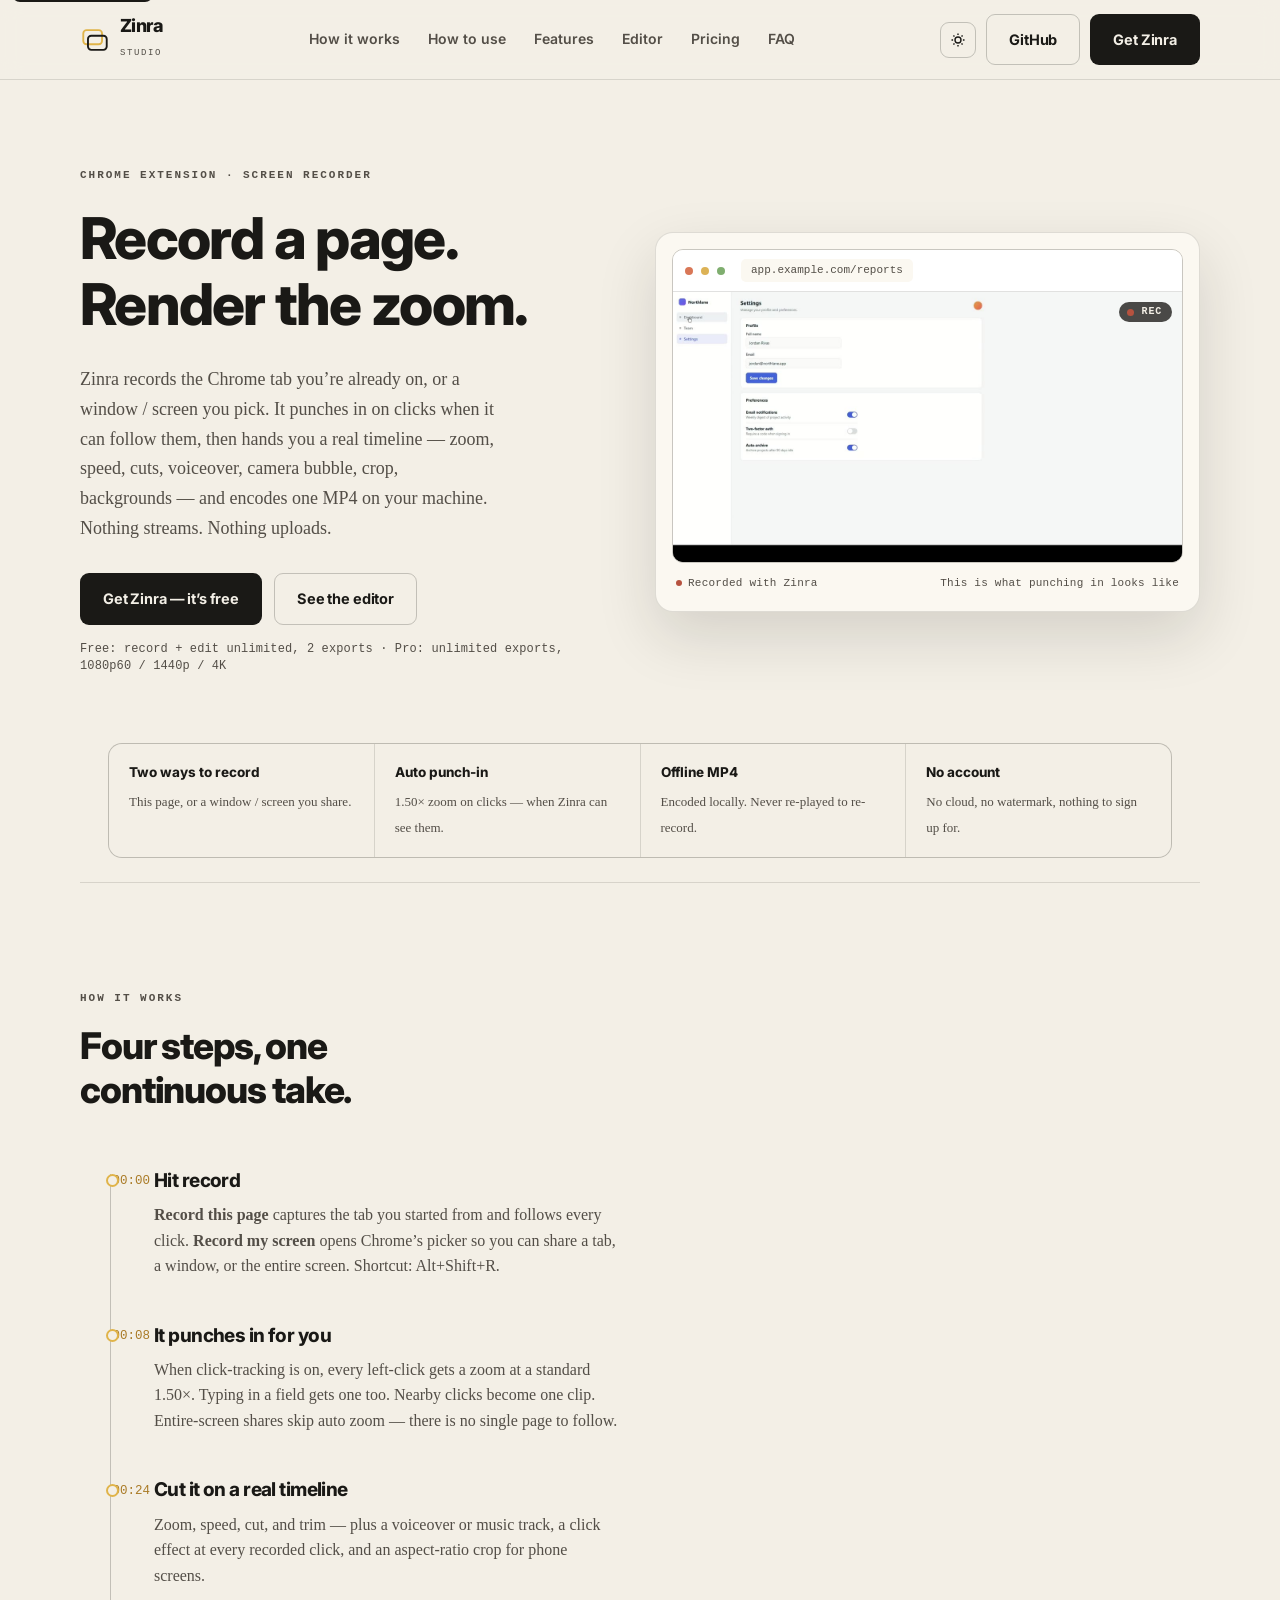
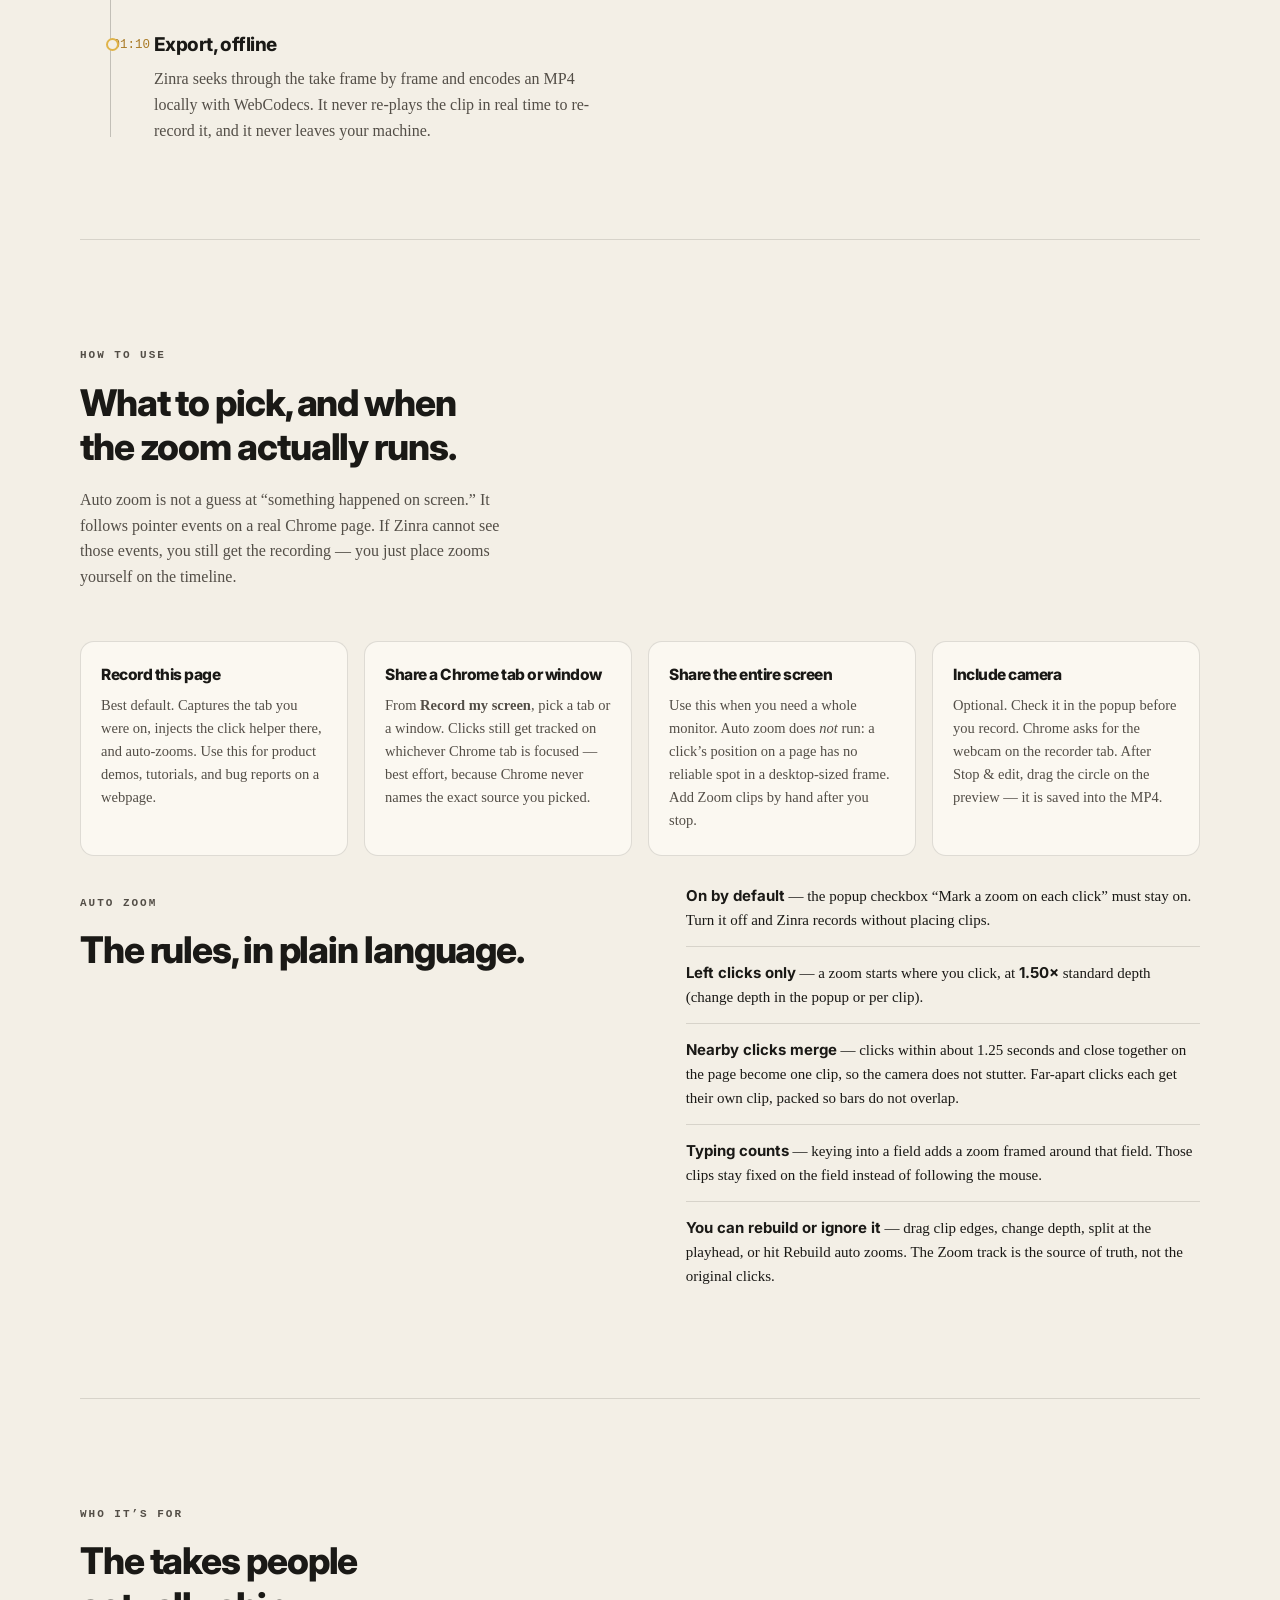
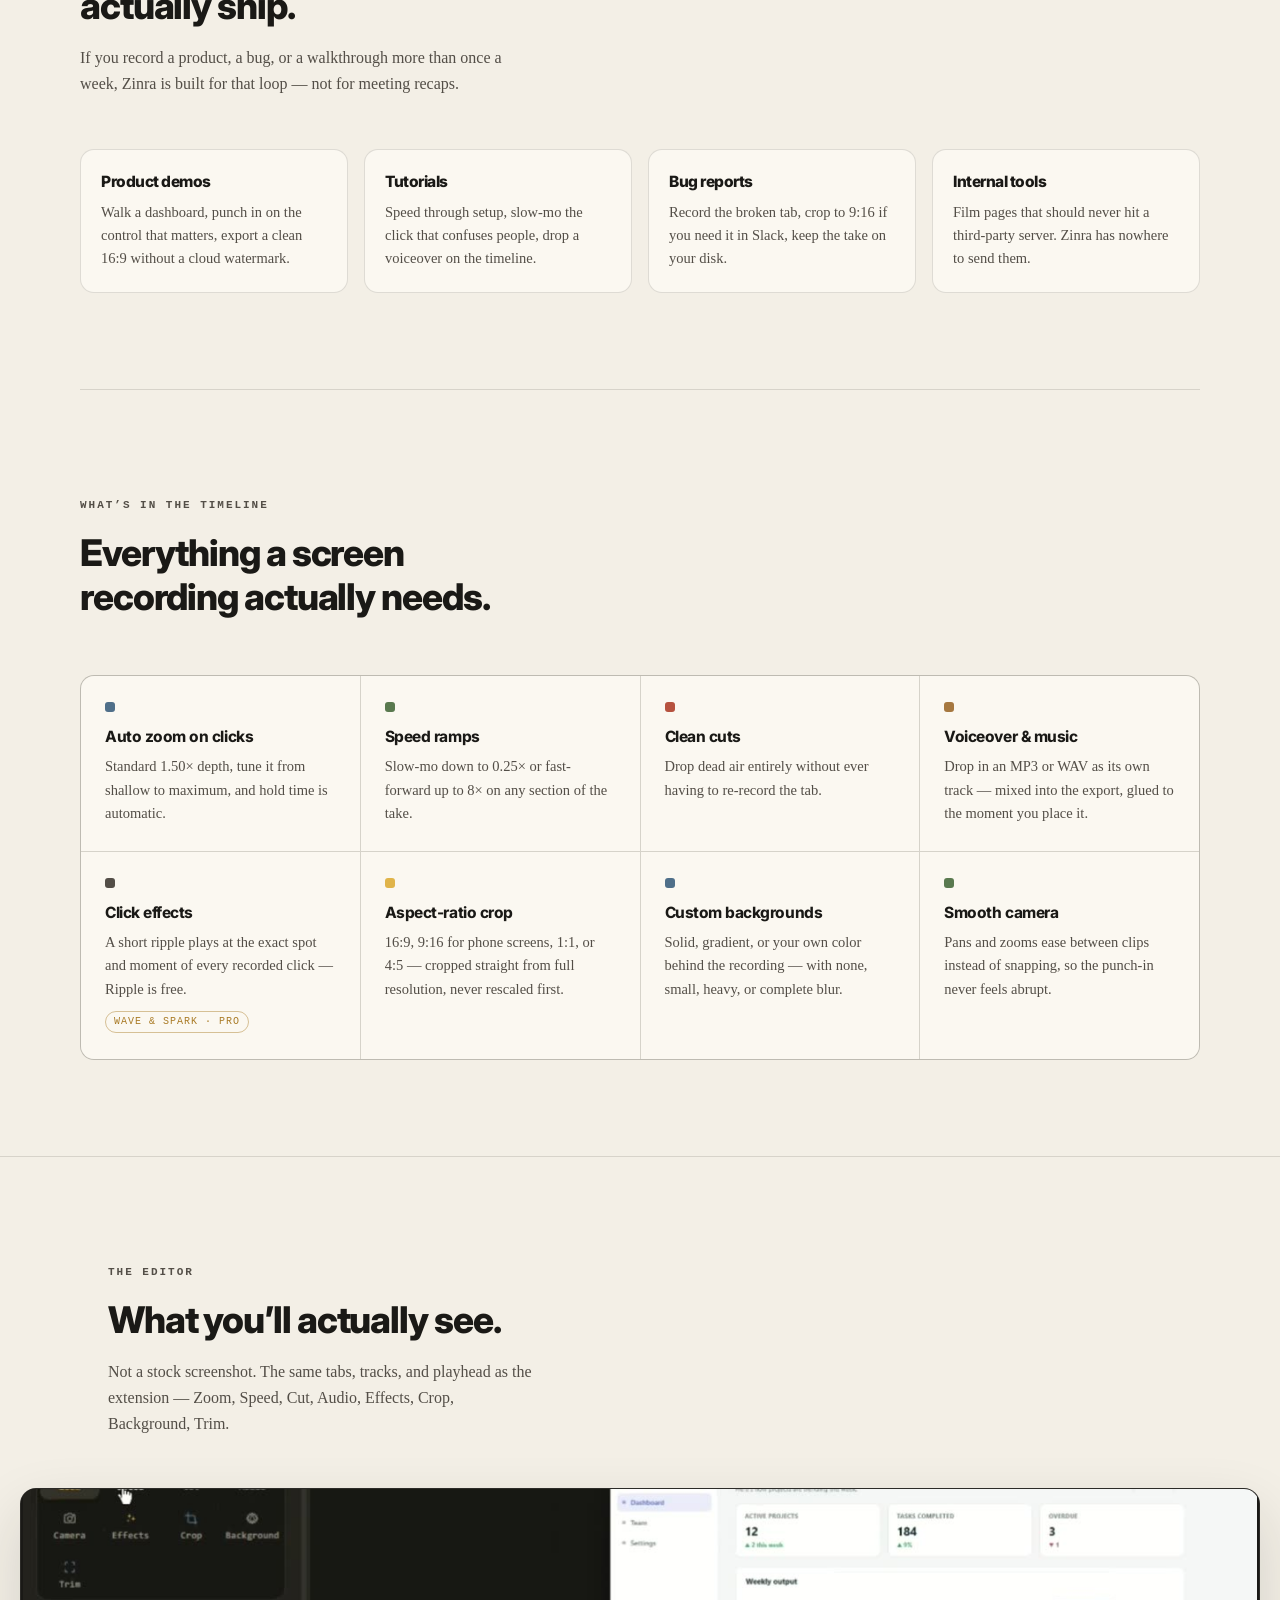
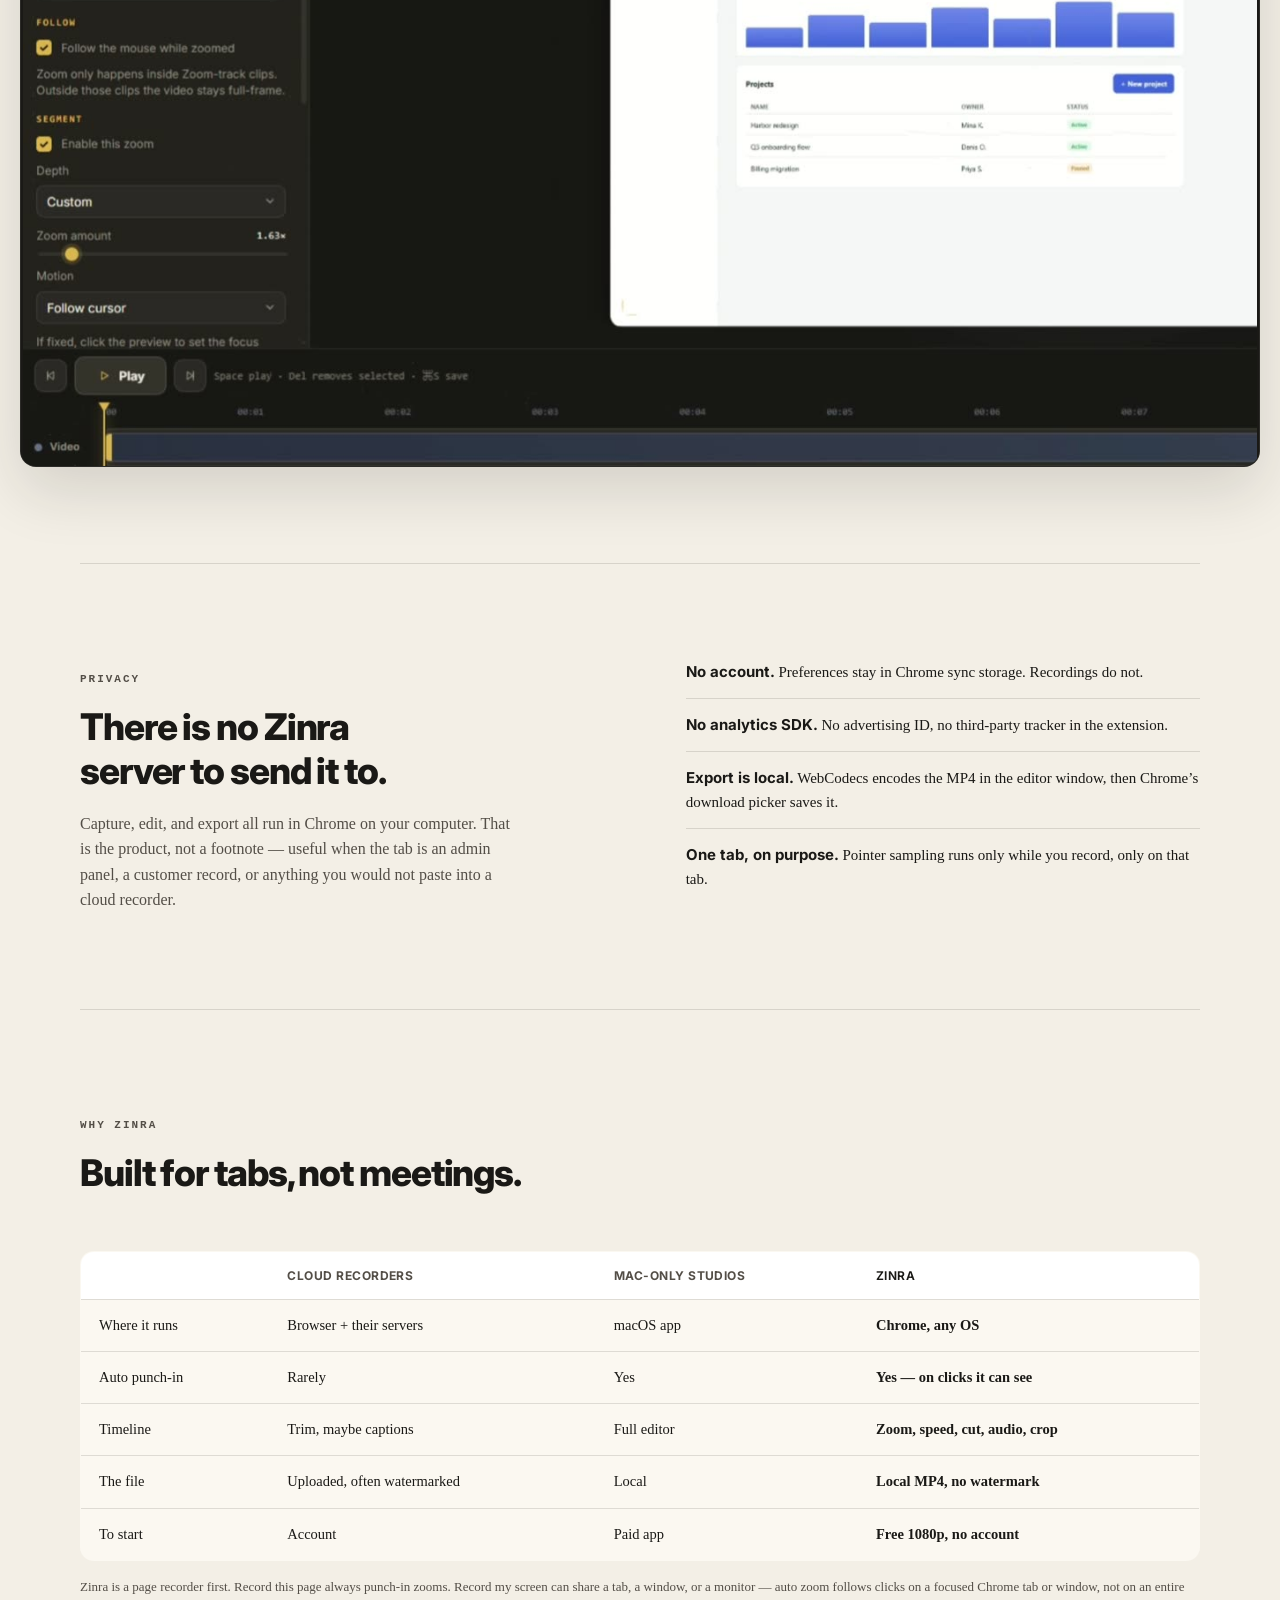
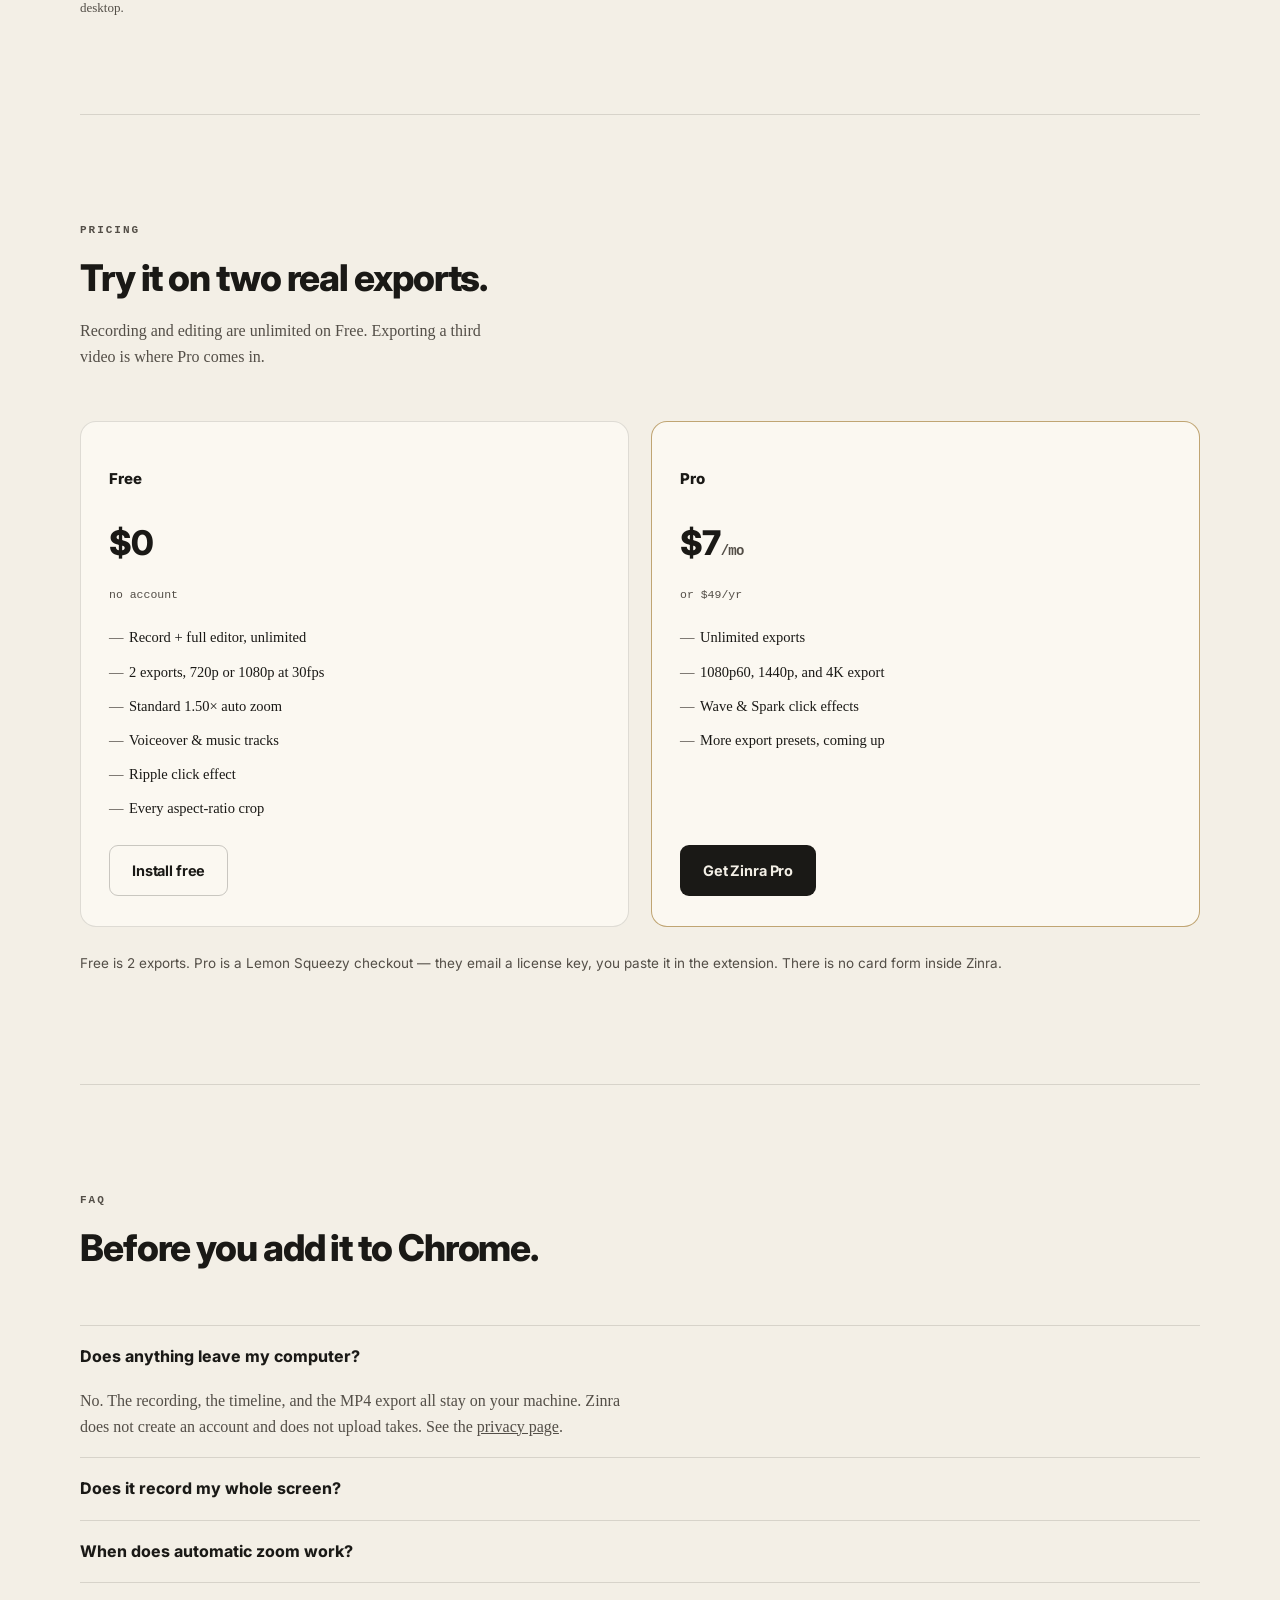
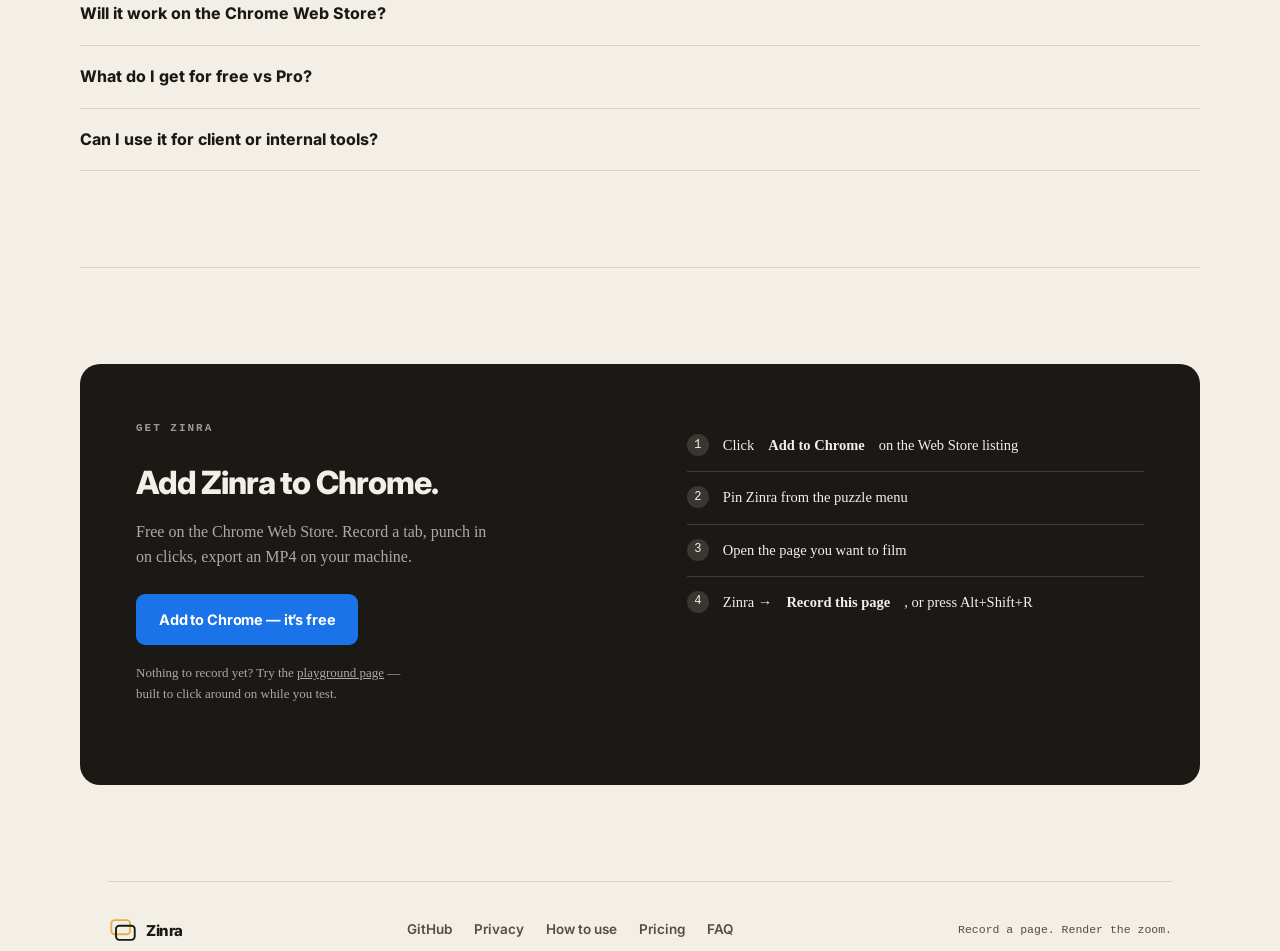
<file: index.html>
<!doctype html>
<html lang="en">
<head>
<meta charset="utf-8">
<meta name="viewport" content="width=device-width, initial-scale=1">
<title>Zinra — Chrome screen recorder with auto zoom</title>
<meta name="description" content="Record a Chrome tab, window, or screen. Zinra punches in on clicks when it can follow them, opens a real timeline, and exports an offline MP4. Free 1080p. Nothing uploads.">
<meta name="theme-color" content="#1a1916">
<link rel="canonical" href="https://jafetmora79-lab.github.io/Zinra-Screen-Recorder/">
<link rel="icon" href="icons/icon32.png" type="image/png">
<link rel="apple-touch-icon" href="icons/icon128.png">
<meta property="og:type" content="website">
<meta property="og:site_name" content="Zinra">
<meta property="og:title" content="Zinra — Record a page. Render the zoom.">
<meta property="og:description" content="Chrome tab recorder with auto punch-in, a real timeline, and offline MP4 export. Free 1080p. Nothing leaves your machine.">
<meta property="og:url" content="https://jafetmora79-lab.github.io/Zinra-Screen-Recorder/">
<meta property="og:image" content="https://jafetmora79-lab.github.io/Zinra-Screen-Recorder/og.svg">
<meta name="twitter:card" content="summary_large_image">
<meta name="twitter:title" content="Zinra — Record a page. Render the zoom.">
<meta name="twitter:description" content="Chrome tab recorder with auto punch-in, a real timeline, and offline MP4 export.">
<meta name="twitter:image" content="https://jafetmora79-lab.github.io/Zinra-Screen-Recorder/og.svg">
<link rel="preconnect" href="https://fonts.googleapis.com">
<link rel="preconnect" href="https://fonts.gstatic.com" crossorigin>
<link href="https://fonts.googleapis.com/css2?family=Inter:wght@600;700;800&display=swap" rel="stylesheet">
<script type="application/ld+json">
{
  "@context": "https://schema.org",
  "@type": "SoftwareApplication",
  "name": "Zinra",
  "applicationCategory": "MultimediaApplication",
  "operatingSystem": "Chrome",
  "offers": [
    { "@type": "Offer", "name": "Free", "price": "0", "priceCurrency": "USD" },
    { "@type": "Offer", "name": "Pro", "price": "7", "priceCurrency": "USD" }
  ],
  "description": "Chrome tab recorder that punches in on clicks, edits on a real timeline, and exports an offline MP4."
}
</script>
<style>
  :root {
    --bg: #f3efe6;
    --bg-panel: #fbf8f1;
    --bg-raised: #ffffff;
    --ink: #1a1916;
    --ink-dim: #534e47;
    --line: rgba(26, 25, 22, 0.13);
    --line-strong: rgba(26, 25, 22, 0.22);
    --accent: #a97a25;
    --accent-fill: #e0b44a;
    --accent-ink: #1a1916;
    --steel: #4f6f89;
    --leaf: #59794f;
    --clay: #b6523f;
    --bronze: #a67840;
    --sans: Inter, "Segoe UI", system-ui, -apple-system, sans-serif;
    --serif: Charter, "Iowan Old Style", "Palatino Linotype", Georgia, serif;
    --mono: "Cascadia Mono", "JetBrains Mono", ui-monospace, Consolas, monospace;
    --shadow: 0 24px 60px rgba(26, 25, 22, 0.14);
    --radius: 16px;
  }

  @media (prefers-color-scheme: dark) {
    :root:not([data-theme="light"]) {
      --bg: #171613;
      --bg-panel: #211f1b;
      --bg-raised: #2a2822;
      --ink: #f3efe6;
      --ink-dim: #a39c8d;
      --line: rgba(243, 239, 230, 0.12);
      --line-strong: rgba(243, 239, 230, 0.2);
      --accent: #e0b44a;
      --steel: #5b7c99;
      --leaf: #6a8f62;
      --clay: #c45c4a;
      --bronze: #b98a4e;
      --shadow: 0 24px 70px rgba(0, 0, 0, 0.5);
    }
  }

  :root[data-theme="dark"] {
    --bg: #171613;
    --bg-panel: #211f1b;
    --bg-raised: #2a2822;
    --ink: #f3efe6;
    --ink-dim: #a39c8d;
    --line: rgba(243, 239, 230, 0.12);
    --line-strong: rgba(243, 239, 230, 0.2);
    --accent: #e0b44a;
    --steel: #5b7c99;
    --leaf: #6a8f62;
    --clay: #c45c4a;
    --bronze: #b98a4e;
    --shadow: 0 24px 70px rgba(0, 0, 0, 0.5);
  }

  :root[data-theme="light"] {
    --bg: #f3efe6;
    --bg-panel: #fbf8f1;
    --bg-raised: #ffffff;
    --ink: #1a1916;
    --ink-dim: #534e47;
    --line: rgba(26, 25, 22, 0.13);
    --line-strong: rgba(26, 25, 22, 0.22);
    --accent: #a97a25;
    --steel: #4f6f89;
    --leaf: #59794f;
    --clay: #b6523f;
    --bronze: #a67840;
    --shadow: 0 24px 60px rgba(26, 25, 22, 0.14);
  }

  * { box-sizing: border-box; }
  @media (prefers-reduced-motion: reduce) {
    *, *::before, *::after { animation-duration: 0.001ms !important; animation-iteration-count: 1 !important; transition-duration: 0.001ms !important; }
  }

  html { scroll-behavior: smooth; }
  html, body {
    margin: 0;
    background: var(--bg);
    color: var(--ink);
    font-family: var(--serif);
    font-size: 16px;
    line-height: 1.6;
    -webkit-font-smoothing: antialiased;
  }
  body { overflow-x: hidden; }
  a { color: inherit; }
  code { font-family: var(--mono); font-size: 0.92em; }

  .skip {
    position: absolute;
    left: 12px;
    top: -40px;
    z-index: 80;
    background: var(--ink);
    color: var(--bg);
    padding: 8px 12px;
    border-radius: 8px;
    font-family: var(--sans);
    font-weight: 700;
    text-decoration: none;
  }
  .skip:focus { top: 12px; }

  .wrap {
    max-width: 1120px;
    margin: 0 auto;
    padding: 0 28px;
  }

  h1, h2, h3 {
    font-family: var(--sans);
    font-weight: 800;
    letter-spacing: -0.03em;
    text-wrap: balance;
    margin: 0;
    line-height: 1.18;
    overflow: visible;
    padding-block: 0.06em 0.1em;
    padding-inline-end: 0.08em;
  }

  .eyebrow {
    font-family: var(--mono);
    font-size: 11px;
    font-weight: 600;
    letter-spacing: 0.18em;
    text-transform: uppercase;
    color: var(--ink-dim);
  }

  .btn {
    appearance: none;
    display: inline-flex;
    align-items: center;
    gap: 8px;
    border: 1px solid transparent;
    border-radius: 9px;
    padding: 13px 22px;
    font-family: var(--sans);
    font-weight: 700;
    font-size: 14.5px;
    letter-spacing: -0.01em;
    text-decoration: none;
    cursor: pointer;
    transition: transform 0.15s ease, filter 0.15s ease, background 0.15s ease;
  }
  .btn:hover { transform: translateY(-1px); }
  .btn:active { transform: translateY(0); }
  .btn.primary { background: var(--ink); color: var(--bg); }
  .btn.primary:hover { filter: brightness(1.15); }
  :root[data-theme="dark"] .btn.primary { background: var(--accent-fill); color: var(--accent-ink); }
  @media (prefers-color-scheme: dark) {
    :root:not([data-theme="light"]) .btn.primary { background: var(--accent-fill); color: var(--accent-ink); }
  }
  .btn.ghost { border-color: var(--line-strong); background: transparent; color: var(--ink); }
  .btn.ghost:hover { background: var(--bg-panel); }
  .btn.chrome {
    background: #1a73e8;
    color: #fff;
  }
  .btn.chrome:hover { filter: brightness(1.06); }
  :root[data-theme="dark"] .btn.chrome { background: #8ab4f8; color: #1a1916; }
  @media (prefers-color-scheme: dark) {
    :root:not([data-theme="light"]) .btn.chrome { background: #8ab4f8; color: #1a1916; }
  }

  .icon-btn {
    appearance: none;
    width: 36px;
    height: 36px;
    border-radius: 9px;
    border: 1px solid var(--line-strong);
    background: transparent;
    color: var(--ink);
    display: grid;
    place-items: center;
    cursor: pointer;
  }
  .icon-btn:hover { background: var(--bg-panel); }
  .icon-btn svg { width: 16px; height: 16px; }

  /* ===== Nav ===== */
  .nav {
    position: sticky;
    top: 0;
    z-index: 40;
    background: color-mix(in srgb, var(--bg) 88%, transparent);
    backdrop-filter: blur(10px);
    border-bottom: 1px solid var(--line);
  }
  .nav-inner {
    display: flex;
    align-items: center;
    justify-content: space-between;
    padding: 14px 0;
    gap: 16px;
  }
  .brand { display: flex; align-items: center; gap: 10px; text-decoration: none; color: var(--ink); }
  .brand-word { font-family: var(--sans); font-weight: 800; font-size: 18px; letter-spacing: -0.03em; line-height: 1.15; }
  .brand-kicker { font-family: var(--mono); font-size: 9px; letter-spacing: 0.18em; color: var(--ink-dim); text-transform: uppercase; margin-top: 2px; }
  .brand-mark { width: 30px; height: 30px; flex: 0 0 auto; }
  .nav-links { display: flex; align-items: center; gap: 28px; font-family: var(--sans); font-size: 14px; font-weight: 600; }
  .nav-links a { text-decoration: none; color: var(--ink-dim); transition: color 0.15s ease; }
  .nav-links a:hover { color: var(--ink); }
  .nav-cta { display: flex; align-items: center; gap: 10px; }
  @media (max-width: 860px) { .nav-links { display: none; } .nav-cta .btn.ghost { display: none; } }

  /* ===== Hero ===== */
  .hero {
    padding: 76px 0 48px;
    display: grid;
    grid-template-columns: minmax(0, 1fr) minmax(0, 1.05fr);
    gap: 56px;
    align-items: center;
  }
  .hero > * { min-width: 0; }
  @media (max-width: 900px) { .hero { grid-template-columns: 1fr; padding-top: 48px; } }

  .hero-copy .eyebrow { margin-bottom: 18px; }
  .hero h1 {
    font-size: clamp(2.4rem, 5vw, 3.6rem);
    line-height: 1.14;
  }
  .hero-lede {
    font-size: 18px;
    line-height: 1.65;
    color: var(--ink-dim);
    max-width: 46ch;
    margin: 22px 0 30px;
  }
  .hero-actions { display: flex; flex-wrap: wrap; gap: 12px; align-items: center; }
  .hero-fine { margin-top: 16px; font-family: var(--mono); font-size: 12px; color: var(--ink-dim); letter-spacing: 0.01em; line-height: 1.45; }

  .trust {
    display: grid;
    grid-template-columns: repeat(4, 1fr);
    gap: 1px;
    background: var(--line);
    border: 1px solid var(--line);
    border-radius: 14px;
    overflow: hidden;
    margin: 8px 0 24px;
  }
  .trust-item {
    background: var(--bg);
    padding: 18px 20px;
  }
  .trust-item strong {
    display: block;
    font-family: var(--sans);
    font-size: 13.5px;
    font-weight: 750;
    margin-bottom: 4px;
  }
  .trust-item span { font-size: 13px; color: var(--ink-dim); }
  @media (max-width: 760px) { .trust { grid-template-columns: 1fr 1fr; } }

  /* ===== Live demo ===== */
  .demo-shell {
    background: var(--bg-panel);
    border: 1px solid var(--line);
    border-radius: 18px;
    padding: 16px;
    box-shadow: var(--shadow);
  }
  .demo-frame { border-radius: 11px; overflow: hidden; border: 1px solid var(--line-strong); position: relative; }
  .demo-chrome {
    display: flex;
    align-items: center;
    gap: 8px;
    padding: 9px 12px;
    background: var(--bg-raised);
    border-bottom: 1px solid var(--line);
  }
  .demo-dot { width: 8px; height: 8px; border-radius: 50%; }
  .demo-dot.r { background: #d97757; }
  .demo-dot.y { background: #dcb256; }
  .demo-dot.g { background: #7fae6f; }
  .demo-url {
    margin-left: 8px;
    font-family: var(--mono);
    font-size: 11px;
    color: var(--ink-dim);
    background: var(--bg-panel);
    border-radius: 5px;
    padding: 3px 10px;
  }
  .demo-viewport {
    position: relative;
    aspect-ratio: 1920 / 1018;
    overflow: hidden;
    background: #0a0a0a;
  }
  .demo-video {
    display: block;
    position: absolute;
    inset: 0;
    width: 100%;
    height: 100%;
    object-fit: cover;
    object-position: center center;
  }
  .demo-hud {
    position: absolute;
    top: 10px;
    right: 10px;
    z-index: 6;
    display: flex;
    align-items: center;
    gap: 8px;
    background: rgba(26, 25, 22, 0.78);
    color: #f3efe6;
    border-radius: 999px;
    padding: 5px 10px 5px 8px;
    font: 650 10px/1 var(--mono);
    letter-spacing: 0.08em;
  }
  .demo-hud i {
    width: 7px; height: 7px; border-radius: 50%;
    background: var(--clay);
    display: block;
    animation: pulse 1.4s ease-in-out infinite;
  }
  .demo-caption {
    display: flex;
    justify-content: space-between;
    align-items: center;
    gap: 12px;
    padding: 12px 4px 2px;
    font-family: var(--mono);
    font-size: 11px;
    color: var(--ink-dim);
    letter-spacing: 0.02em;
  }
  .live-dot { width: 6px; height: 6px; border-radius: 50%; background: var(--clay); display: inline-block; margin-right: 6px; animation: pulse 1.4s ease-in-out infinite; }
  @keyframes pulse { 50% { opacity: 0.35; } }

  /* ===== Shared sections ===== */
  .section { padding: 96px 0; border-top: 1px solid var(--line); }
  .section-head { max-width: 60ch; margin-bottom: 52px; }
  .section-head .eyebrow { margin-bottom: 14px; }
  .section-head h2 { font-size: clamp(1.7rem, 3vw, 2.3rem); line-height: 1.2; }
  .section-head p.lede { margin: 14px 0 0; color: var(--ink-dim); max-width: 54ch; }

  /* ===== How it works ===== */
  .reel-track { position: relative; padding-left: 74px; }
  .reel-track::before {
    content: "";
    position: absolute;
    left: 30px;
    top: 6px;
    bottom: 6px;
    width: 1px;
    background: var(--line-strong);
  }
  .reel-item { position: relative; padding-bottom: 44px; }
  .reel-item:last-child { padding-bottom: 0; }
  .reel-time {
    position: absolute;
    left: -74px;
    top: 0;
    width: 70px;
    text-align: right;
    font-family: var(--mono);
    font-size: 12.5px;
    color: var(--accent);
    font-variant-numeric: tabular-nums;
    padding-top: 3px;
  }
  .reel-item::after {
    content: "";
    position: absolute;
    left: -48px;
    top: 6px;
    width: 9px;
    height: 9px;
    border-radius: 50%;
    background: var(--bg);
    border: 2px solid var(--accent-fill);
  }
  .reel-item h3 { font-size: 19px; font-weight: 750; margin-bottom: 8px; }
  .reel-item p { margin: 0; color: var(--ink-dim); max-width: 58ch; }

  /* ===== Use cases ===== */
  .use-grid {
    display: grid;
    grid-template-columns: repeat(4, 1fr);
    gap: 16px;
  }
  @media (max-width: 900px) { .use-grid { grid-template-columns: 1fr 1fr; } }
  @media (max-width: 560px) { .use-grid { grid-template-columns: 1fr; } }
  .use-card {
    background: var(--bg-panel);
    border: 1px solid var(--line);
    border-radius: 14px;
    padding: 22px 20px;
  }
  .use-card h3 { font-size: 15.5px; margin-bottom: 8px; }
  .use-card p { margin: 0; font-size: 14.5px; color: var(--ink-dim); }

  /* ===== Features ===== */
  .feature-grid {
    display: grid;
    grid-template-columns: repeat(4, 1fr);
    gap: 1px;
    background: var(--line);
    border: 1px solid var(--line);
    border-radius: 14px;
    overflow: hidden;
  }
  @media (max-width: 980px) { .feature-grid { grid-template-columns: repeat(2, 1fr); } }
  @media (max-width: 560px) { .feature-grid { grid-template-columns: 1fr; } }
  .feature-cell { background: var(--bg-panel); padding: 26px 24px; }
  .feature-swatch { width: 10px; height: 10px; border-radius: 3px; margin-bottom: 14px; }
  .use-card h3, .feature-cell h3, .reel-item h3 {
    overflow: visible;
    line-height: 1.25;
    padding-block: 0.04em 0.08em;
  }
  .feature-cell h3 { font-size: 15.5px; font-weight: 750; margin-bottom: 8px; }
  .feature-cell p { margin: 0; font-size: 14.5px; color: var(--ink-dim); }
  .pro-tag {
    display: inline-block;
    margin-top: 10px;
    font-family: var(--mono);
    font-size: 10px;
    letter-spacing: 0.1em;
    color: var(--accent);
    border: 1px solid color-mix(in srgb, var(--accent) 45%, transparent);
    border-radius: 99px;
    padding: 2px 8px;
  }

  /* ===== Editor mockup ===== */
  .editor-bleed {
    max-width: 1400px;
    margin: 0 auto;
    padding: 0 20px;
  }
  .editor-shot {
    background: #1a1916;
    border-radius: 16px;
    overflow: hidden;
    box-shadow: var(--shadow);
    border: 1px solid rgba(255, 255, 255, 0.08);
    color: #f3efe6;
    aspect-ratio: 1920 / 896;
    display: grid;
    grid-template-columns: minmax(0, 1fr);
    grid-template-rows: minmax(0, 1fr);
  }
  .editor-shot-video {
    display: block;
    width: 100%;
    height: 100%;
    min-width: 0;
    min-height: 0;
    object-fit: contain;
    object-position: center center;
    background: #1a1916;
  }

  /* ===== Privacy band ===== */
  .privacy-band {
    display: grid;
    grid-template-columns: 1.1fr 1fr;
    gap: 40px;
    align-items: start;
  }
  @media (max-width: 800px) { .privacy-band { grid-template-columns: 1fr; } }
  .privacy-list { list-style: none; margin: 0; padding: 0; }
  .privacy-list li {
    padding: 14px 0;
    border-top: 1px solid var(--line);
    font-size: 15px;
  }
  .privacy-list li:first-child { border-top: 0; padding-top: 0; }
  .privacy-list strong { font-family: var(--sans); }

  /* ===== Compare ===== */
  .compare {
    width: 100%;
    border-collapse: collapse;
    font-size: 14.5px;
    background: var(--bg-panel);
    border: 1px solid var(--line);
    border-radius: 14px;
    overflow: hidden;
  }
  .compare th, .compare td {
    text-align: left;
    padding: 14px 18px;
    border-bottom: 1px solid var(--line);
    vertical-align: top;
  }
  .compare th {
    font-family: var(--sans);
    font-size: 12px;
    letter-spacing: 0.04em;
    text-transform: uppercase;
    color: var(--ink-dim);
    font-weight: 700;
    background: var(--bg-raised);
  }
  .compare td:last-child, .compare th:last-child { color: var(--ink); font-weight: 650; }
  .compare tr:last-child td { border-bottom: 0; }
  .compare-note { margin: 16px 0 0; font-size: 13px; color: var(--ink-dim); }

  /* ===== Pricing ===== */
  .price-grid { display: grid; grid-template-columns: 1fr 1fr; gap: 22px; }
  @media (max-width: 700px) { .price-grid { grid-template-columns: 1fr; } }
  .price-card {
    background: var(--bg-panel);
    border: 1px solid var(--line);
    border-radius: 16px;
    padding: 30px 28px;
    display: flex;
    flex-direction: column;
  }
  .price-card.pro { border-color: color-mix(in srgb, var(--accent) 55%, var(--line)); }
  .price-name { font-family: var(--sans); font-weight: 800; font-size: 15px; }
  .price-amount { font-family: var(--sans); font-weight: 800; font-size: 34px; margin: 10px 0 4px; letter-spacing: -0.02em; }
  .price-amount span { font-family: var(--mono); font-size: 14px; font-weight: 600; color: var(--ink-dim); }
  .price-note { font-family: var(--mono); font-size: 11.5px; color: var(--ink-dim); margin-bottom: 22px; }
  .price-list { list-style: none; margin: 0; padding: 0; display: flex; flex-direction: column; gap: 11px; flex: 1; }
  .price-list li { font-size: 14.5px; padding-left: 20px; position: relative; }
  .price-list li::before { content: "—"; position: absolute; left: 0; color: var(--ink-dim); }
  .price-card .btn { margin-top: 24px; align-self: flex-start; }
  .pricing-fine { margin-top: 26px; font-size: 13.5px; color: var(--ink-dim); font-family: var(--sans); }

  /* ===== FAQ ===== */
  .faq { display: flex; flex-direction: column; border-top: 1px solid var(--line); }
  .faq details { border-bottom: 1px solid var(--line); }
  .faq summary {
    cursor: pointer;
    list-style: none;
    font-family: var(--sans);
    font-weight: 750;
    font-size: 16px;
    padding: 18px 0;
  }
  .faq summary::-webkit-details-marker { display: none; }
  .faq details p { margin: 0 0 18px; color: var(--ink-dim); max-width: 68ch; }

  /* ===== Install ===== */
  .install-panel {
    background: var(--ink);
    color: var(--bg);
    border-radius: 20px;
    padding: 56px;
    display: grid;
    grid-template-columns: 1.1fr 1fr;
    gap: 48px;
  }
  @media (prefers-color-scheme: dark) { :root:not([data-theme="light"]) .install-panel { background: var(--bg-panel); color: var(--ink); border: 1px solid var(--line-strong); } }
  :root[data-theme="dark"] .install-panel { background: var(--bg-panel); color: var(--ink); border: 1px solid var(--line-strong); }
  @media (max-width: 820px) { .install-panel { grid-template-columns: 1fr; padding: 34px 24px; } }
  .install-panel h2 { font-size: clamp(1.5rem, 3vw, 2rem); margin-bottom: 14px; color: inherit; }
  .install-panel p { color: color-mix(in srgb, currentColor 68%, transparent); max-width: 44ch; margin: 0 0 24px; }
  .install-steps { list-style: none; margin: 0; padding: 0; counter-reset: step; }
  .install-steps li {
    counter-increment: step;
    display: flex;
    gap: 14px;
    padding: 14px 0;
    border-top: 1px solid color-mix(in srgb, currentColor 16%, transparent);
    font-size: 14.5px;
  }
  .install-steps li:first-child { border-top: 0; }
  .install-steps li::before {
    content: counter(step);
    font-family: var(--mono);
    font-size: 12px;
    flex: 0 0 auto;
    width: 22px;
    height: 22px;
    border-radius: 50%;
    display: grid;
    place-items: center;
    background: color-mix(in srgb, currentColor 14%, transparent);
  }
  html.is-store .prelaunch-only { display: none; }
  html:not(.is-store) .store-only { display: none; }

  /* ===== Footer ===== */
  footer { padding: 48px 0 88px; }
  .footer-inner {
    display: flex;
    justify-content: space-between;
    align-items: center;
    flex-wrap: wrap;
    gap: 16px;
    padding-top: 28px;
    border-top: 1px solid var(--line);
  }
  .footer-links { display: flex; gap: 22px; font-family: var(--sans); font-size: 13.5px; font-weight: 600; }
  .footer-links a { text-decoration: none; color: var(--ink-dim); }
  .footer-links a:hover { color: var(--ink); }
  .footer-note { font-family: var(--mono); font-size: 11.5px; color: var(--ink-dim); }

  .mobile-cta {
    display: none;
    position: fixed;
    left: 0; right: 0; bottom: 0;
    z-index: 50;
    padding: 12px 16px calc(12px + env(safe-area-inset-bottom));
    background: color-mix(in srgb, var(--bg) 92%, transparent);
    backdrop-filter: blur(12px);
    border-top: 1px solid var(--line);
  }
  .mobile-cta .btn { width: 100%; justify-content: center; }
  @media (max-width: 700px) { .mobile-cta { display: block; } }
</style>
</head>
<body>
<a class="skip" href="#top">Skip to content</a>
<nav class="nav">
  <div class="wrap nav-inner">
    <a class="brand" href="#top">
      <svg class="brand-mark" viewBox="0 0 32 32" fill="none" aria-hidden="true">
        <rect x="3.5" y="5.5" width="20" height="15" rx="3.5" stroke="var(--accent-fill)" stroke-width="2"/>
        <rect x="8.5" y="11.5" width="20" height="15" rx="3.5" stroke="var(--ink)" stroke-width="2"/>
      </svg>
      <span>
        <span class="brand-word" style="display:block;">Zinra</span>
        <span class="brand-kicker">Studio</span>
      </span>
    </a>
    <div class="nav-links">
      <a href="#how">How it works</a>
      <a href="#howto">How to use</a>
      <a href="#features">Features</a>
      <a href="#editor">Editor</a>
      <a href="#pricing">Pricing</a>
      <a href="#faq">FAQ</a>
    </div>
    <div class="nav-cta">
      <button class="icon-btn" type="button" id="themeBtn" aria-label="Toggle color theme" title="Theme">
        <svg viewBox="0 0 16 16" fill="none" stroke="currentColor" stroke-width="1.4"><circle cx="8" cy="8" r="3"/><path d="M8 1.5v1.6M8 12.9v1.6M1.5 8h1.6M12.9 8h1.6M3.4 3.4l1.1 1.1M11.5 11.5l1.1 1.1M12.6 3.4l-1.1 1.1M4.5 11.5l-1.1 1.1"/></svg>
      </button>
      <a class="btn ghost" href="https://github.com/jafetmora79-lab/Zinra-Screen-Recorder" target="_blank" rel="noopener">GitHub</a>
      <a class="btn primary js-cta" href="#install">Get Zinra</a>
    </div>
  </div>
</nav>

<main id="top">
  <section class="wrap hero">
    <div class="hero-copy">
      <p class="eyebrow">Chrome extension · Screen recorder</p>
      <h1>Record a page.<br>Render the zoom.</h1>
      <p class="hero-lede">Zinra records the Chrome tab you’re already on, or a window / screen you pick. It punches in on clicks when it can follow them, then hands you a real timeline — zoom, speed, cuts, voiceover, camera bubble, crop, backgrounds — and encodes one MP4 on your machine. Nothing streams. Nothing uploads.</p>
      <div class="hero-actions">
        <a class="btn primary js-cta" href="#install">Get Zinra — it’s free</a>
        <a class="btn ghost" href="#editor">See the editor</a>
      </div>
      <p class="hero-fine">Free: record + edit unlimited, 2 exports · Pro: unlimited exports, 1080p60 / 1440p / 4K</p>
    </div>

    <div class="demo-shell">
      <div class="demo-frame">
        <div class="demo-chrome">
          <span class="demo-dot r"></span><span class="demo-dot y"></span><span class="demo-dot g"></span>
          <span class="demo-url">app.example.com/reports</span>
        </div>
        <div class="demo-viewport">
          <div class="demo-hud" aria-hidden="true"><i></i> REC</div>
          <video class="demo-video" src="media/zoom-demo.mp4" poster="media/zoom-demo-poster.jpg" autoplay muted loop playsinline preload="auto" disablepictureinpicture aria-hidden="true"></video>
        </div>
      </div>
      <div class="demo-caption">
        <span><span class="live-dot"></span>Recorded with Zinra</span>
        <span>This is what punching in looks like</span>
      </div>
    </div>
  </section>

  <div class="wrap">
    <div class="trust">
      <div class="trust-item"><strong>Two ways to record</strong><span>This page, or a window / screen you share.</span></div>
      <div class="trust-item"><strong>Auto punch-in</strong><span>1.50× zoom on clicks — when Zinra can see them.</span></div>
      <div class="trust-item"><strong>Offline MP4</strong><span>Encoded locally. Never re-played to re-record.</span></div>
      <div class="trust-item"><strong>No account</strong><span>No cloud, no watermark, nothing to sign up for.</span></div>
    </div>
  </div>

  <section class="section wrap" id="how">
    <div class="section-head">
      <p class="eyebrow">How it works</p>
      <h2>Four steps, one continuous take.</h2>
    </div>
    <div class="reel-track">
      <div class="reel-item">
        <span class="reel-time">00:00</span>
        <h3>Hit record</h3>
        <p><strong>Record this page</strong> captures the tab you started from and follows every click. <strong>Record my screen</strong> opens Chrome’s picker so you can share a tab, a window, or the entire screen. Shortcut: Alt+Shift+R.</p>
      </div>
      <div class="reel-item">
        <span class="reel-time">00:08</span>
        <h3>It punches in for you</h3>
        <p>When click-tracking is on, every left-click gets a zoom at a standard 1.50×. Typing in a field gets one too. Nearby clicks become one clip. Entire-screen shares skip auto zoom — there is no single page to follow.</p>
      </div>
      <div class="reel-item">
        <span class="reel-time">00:24</span>
        <h3>Cut it on a real timeline</h3>
        <p>Zoom, speed, cut, and trim — plus a voiceover or music track, a click effect at every recorded click, and an aspect-ratio crop for phone screens.</p>
      </div>
      <div class="reel-item">
        <span class="reel-time">01:10</span>
        <h3>Export, offline</h3>
        <p>Zinra seeks through the take frame by frame and encodes an MP4 locally with WebCodecs. It never re-plays the clip in real time to re-record it, and it never leaves your machine.</p>
      </div>
    </div>
  </section>

  <section class="section wrap" id="howto">
    <div class="section-head">
      <p class="eyebrow">How to use</p>
      <h2>What to pick, and when the zoom actually runs.</h2>
      <p class="lede">Auto zoom is not a guess at “something happened on screen.” It follows pointer events on a real Chrome page. If Zinra cannot see those events, you still get the recording — you just place zooms yourself on the timeline.</p>
    </div>
    <div class="use-grid">
      <article class="use-card">
        <h3>Record this page</h3>
        <p>Best default. Captures the tab you were on, injects the click helper there, and auto-zooms. Use this for product demos, tutorials, and bug reports on a webpage.</p>
      </article>
      <article class="use-card">
        <h3>Share a Chrome tab or window</h3>
        <p>From <strong>Record my screen</strong>, pick a tab or a window. Clicks still get tracked on whichever Chrome tab is focused — best effort, because Chrome never names the exact source you picked.</p>
      </article>
      <article class="use-card">
        <h3>Share the entire screen</h3>
        <p>Use this when you need a whole monitor. Auto zoom does <em>not</em> run: a click’s position on a page has no reliable spot in a desktop-sized frame. Add Zoom clips by hand after you stop.</p>
      </article>
      <article class="use-card">
        <h3>Include camera</h3>
        <p>Optional. Check it in the popup before you record. Chrome asks for the webcam on the recorder tab. After Stop &amp; edit, drag the circle on the preview — it is saved into the MP4.</p>
      </article>
    </div>
    <div class="privacy-band" style="margin-top:28px;">
      <div class="section-head" style="margin-bottom:0;">
        <p class="eyebrow">Auto zoom</p>
        <h2>The rules, in plain language.</h2>
      </div>
      <ul class="privacy-list">
        <li><strong>On by default</strong> — the popup checkbox “Mark a zoom on each click” must stay on. Turn it off and Zinra records without placing clips.</li>
        <li><strong>Left clicks only</strong> — a zoom starts where you click, at <strong>1.50×</strong> standard depth (change depth in the popup or per clip).</li>
        <li><strong>Nearby clicks merge</strong> — clicks within about 1.25 seconds and close together on the page become one clip, so the camera does not stutter. Far-apart clicks each get their own clip, packed so bars do not overlap.</li>
        <li><strong>Typing counts</strong> — keying into a field adds a zoom framed around that field. Those clips stay fixed on the field instead of following the mouse.</li>
        <li><strong>You can rebuild or ignore it</strong> — drag clip edges, change depth, split at the playhead, or hit Rebuild auto zooms. The Zoom track is the source of truth, not the original clicks.</li>
      </ul>
    </div>
  </section>

  <section class="section wrap" id="use">
    <div class="section-head">
      <p class="eyebrow">Who it’s for</p>
      <h2>The takes people actually ship.</h2>
      <p class="lede">If you record a product, a bug, or a walkthrough more than once a week, Zinra is built for that loop — not for meeting recaps.</p>
    </div>
    <div class="use-grid">
      <article class="use-card">
        <h3>Product demos</h3>
        <p>Walk a dashboard, punch in on the control that matters, export a clean 16:9 without a cloud watermark.</p>
      </article>
      <article class="use-card">
        <h3>Tutorials</h3>
        <p>Speed through setup, slow-mo the click that confuses people, drop a voiceover on the timeline.</p>
      </article>
      <article class="use-card">
        <h3>Bug reports</h3>
        <p>Record the broken tab, crop to 9:16 if you need it in Slack, keep the take on your disk.</p>
      </article>
      <article class="use-card">
        <h3>Internal tools</h3>
        <p>Film pages that should never hit a third-party server. Zinra has nowhere to send them.</p>
      </article>
    </div>
  </section>

  <section class="section wrap" id="features">
    <div class="section-head">
      <p class="eyebrow">What’s in the timeline</p>
      <h2>Everything a screen recording actually needs.</h2>
    </div>
    <div class="feature-grid">
      <div class="feature-cell">
        <div class="feature-swatch" style="background:var(--steel)"></div>
        <h3>Auto zoom on clicks</h3>
        <p>Standard 1.50× depth, tune it from shallow to maximum, and hold time is automatic.</p>
      </div>
      <div class="feature-cell">
        <div class="feature-swatch" style="background:var(--leaf)"></div>
        <h3>Speed ramps</h3>
        <p>Slow-mo down to 0.25× or fast-forward up to 8× on any section of the take.</p>
      </div>
      <div class="feature-cell">
        <div class="feature-swatch" style="background:var(--clay)"></div>
        <h3>Clean cuts</h3>
        <p>Drop dead air entirely without ever having to re-record the tab.</p>
      </div>
      <div class="feature-cell">
        <div class="feature-swatch" style="background:var(--bronze)"></div>
        <h3>Voiceover &amp; music</h3>
        <p>Drop in an MP3 or WAV as its own track — mixed into the export, glued to the moment you place it.</p>
      </div>
      <div class="feature-cell">
        <div class="feature-swatch" style="background:var(--ink-dim)"></div>
        <h3>Click effects</h3>
        <p>A short ripple plays at the exact spot and moment of every recorded click — Ripple is free.</p>
        <span class="pro-tag">WAVE &amp; SPARK · PRO</span>
      </div>
      <div class="feature-cell">
        <div class="feature-swatch" style="background:var(--accent-fill)"></div>
        <h3>Aspect-ratio crop</h3>
        <p>16:9, 9:16 for phone screens, 1:1, or 4:5 — cropped straight from full resolution, never rescaled first.</p>
      </div>
      <div class="feature-cell">
        <div class="feature-swatch" style="background:var(--steel)"></div>
        <h3>Custom backgrounds</h3>
        <p>Solid, gradient, or your own color behind the recording — with none, small, heavy, or complete blur.</p>
      </div>
      <div class="feature-cell">
        <div class="feature-swatch" style="background:var(--leaf)"></div>
        <h3>Smooth camera</h3>
        <p>Pans and zooms ease between clips instead of snapping, so the punch-in never feels abrupt.</p>
      </div>
    </div>
  </section>

  <section class="section editor-section" id="editor">
    <div class="wrap">
      <div class="section-head">
        <p class="eyebrow">The editor</p>
        <h2>What you’ll actually see.</h2>
        <p class="lede">Not a stock screenshot. The same tabs, tracks, and playhead as the extension — Zoom, Speed, Cut, Audio, Effects, Crop, Background, Trim.</p>
      </div>
    </div>
    <div class="editor-bleed">
      <div class="editor-shot">
        <video class="editor-shot-video" src="media/editor-demo.mp4" poster="media/editor-demo-poster.jpg" autoplay muted loop playsinline preload="auto" disablepictureinpicture aria-hidden="true"></video>
      </div>
    </div>
  </section>

  <section class="section wrap" id="privacy">
    <div class="privacy-band">
      <div class="section-head" style="margin-bottom:0;">
        <p class="eyebrow">Privacy</p>
        <h2>There is no Zinra server to send it to.</h2>
        <p class="lede">Capture, edit, and export all run in Chrome on your computer. That is the product, not a footnote — useful when the tab is an admin panel, a customer record, or anything you would not paste into a cloud recorder.</p>
      </div>
      <ul class="privacy-list">
        <li><strong>No account.</strong> Preferences stay in Chrome sync storage. Recordings do not.</li>
        <li><strong>No analytics SDK.</strong> No advertising ID, no third-party tracker in the extension.</li>
        <li><strong>Export is local.</strong> WebCodecs encodes the MP4 in the editor window, then Chrome’s download picker saves it.</li>
        <li><strong>One tab, on purpose.</strong> Pointer sampling runs only while you record, only on that tab.</li>
      </ul>
    </div>
  </section>

  <section class="section wrap" id="compare">
    <div class="section-head">
      <p class="eyebrow">Why Zinra</p>
      <h2>Built for tabs, not meetings.</h2>
    </div>
    <div style="overflow-x:auto;">
      <table class="compare">
        <thead>
          <tr>
            <th></th>
            <th>Cloud recorders</th>
            <th>Mac-only studios</th>
            <th>Zinra</th>
          </tr>
        </thead>
        <tbody>
          <tr>
            <td>Where it runs</td>
            <td>Browser + their servers</td>
            <td>macOS app</td>
            <td>Chrome, any OS</td>
          </tr>
          <tr>
            <td>Auto punch-in</td>
            <td>Rarely</td>
            <td>Yes</td>
            <td>Yes — on clicks it can see</td>
          </tr>
          <tr>
            <td>Timeline</td>
            <td>Trim, maybe captions</td>
            <td>Full editor</td>
            <td>Zoom, speed, cut, audio, crop</td>
          </tr>
          <tr>
            <td>The file</td>
            <td>Uploaded, often watermarked</td>
            <td>Local</td>
            <td>Local MP4, no watermark</td>
          </tr>
          <tr>
            <td>To start</td>
            <td>Account</td>
            <td>Paid app</td>
            <td>Free 1080p, no account</td>
          </tr>
        </tbody>
      </table>
    </div>
    <p class="compare-note">Zinra is a page recorder first. Record this page always punch-in zooms. Record my screen can share a tab, a window, or a monitor — auto zoom follows clicks on a focused Chrome tab or window, not on an entire desktop.</p>
  </section>

  <section class="section wrap" id="pricing">
    <div class="section-head">
      <p class="eyebrow">Pricing</p>
      <h2>Try it on two real exports.</h2>
      <p class="lede">Recording and editing are unlimited on Free. Exporting a third video is where Pro comes in.</p>
    </div>
    <div class="price-grid">
      <div class="price-card">
        <p class="price-name">Free</p>
        <p class="price-amount">$0</p>
        <p class="price-note">no account</p>
        <ul class="price-list">
          <li>Record + full editor, unlimited</li>
          <li>2 exports, 720p or 1080p at 30fps</li>
          <li>Standard 1.50× auto zoom</li>
          <li>Voiceover &amp; music tracks</li>
          <li>Ripple click effect</li>
          <li>Every aspect-ratio crop</li>
        </ul>
        <a class="btn ghost js-cta" href="#install">Install free</a>
      </div>
      <div class="price-card pro">
        <p class="price-name">Pro</p>
        <p class="price-amount">$7<span>/mo</span></p>
        <p class="price-note">or $49/yr</p>
        <ul class="price-list">
          <li>Unlimited exports</li>
          <li>1080p60, 1440p, and 4K export</li>
          <li>Wave &amp; Spark click effects</li>
          <li>More export presets, coming up</li>
        </ul>
        <a class="btn primary" href="https://zinrastudio.lemonsqueezy.com/checkout/buy/835ba522-81e3-4487-9549-def8dd233e84" target="_blank" rel="noopener">Get Zinra Pro</a>
      </div>
    </div>
    <p class="pricing-fine">Free is 2 exports. Pro is a Lemon Squeezy checkout — they email a license key, you paste it in the extension. There is no card form inside Zinra.</p>
  </section>

  <section class="section wrap" id="faq">
    <div class="section-head">
      <p class="eyebrow">FAQ</p>
      <h2>Before you add it to Chrome.</h2>
    </div>
    <div class="faq">
      <details open>
        <summary>Does anything leave my computer?</summary>
        <p>No. The recording, the timeline, and the MP4 export all stay on your machine. Zinra does not create an account and does not upload takes. See the <a href="privacy.html">privacy page</a>.</p>
      </details>
      <details>
        <summary>Does it record my whole screen?</summary>
        <p>It can. <strong>Record this page</strong> is tab-only and always follows clicks. <strong>Record my screen</strong> opens Chrome’s picker: a tab, a window, or the entire screen. Entire-screen takes do not auto-zoom. See <a href="#howto">How to use</a>.</p>
      </details>
      <details>
        <summary>When does automatic zoom work?</summary>
        <p>When Zinra can sample the pointer on a Chrome page: Record this page (always), or Record my screen if you shared a tab or a window and keep working in a Chrome tab. It does not run on a full-monitor share, if you turned off “Mark a zoom on each click,” or on clicks outside Chrome. Left-clicks and typing in a field create clips at 1.50×; nearby clicks merge into one.</p>
      </details>
      <details>
        <summary>Will it work on the Chrome Web Store?</summary>
        <p>Yes — Zinra is live on the <a href="https://chromewebstore.google.com/detail/zinra/lmkjnccfkgnahhddjhcjhimicdacopga" target="_blank" rel="noopener">Chrome Web Store</a>. The Get Zinra buttons on this page open that listing. You can still load it unpacked from the GitHub repo if you want the latest source.</p>
      </details>
      <details>
        <summary>What do I get for free vs Pro?</summary>
        <p>Free is the full editor, unlimited, plus 2 exports at 720p/1080p 30fps. Pro removes the export cap entirely and adds higher output — 1080p60, 1440p, 4K — plus two extra click effects.</p>
      </details>
      <details>
        <summary>Can I use it for client or internal tools?</summary>
        <p>Yes. That is a main reason it exists. If the tab should never hit a third-party recorder, keep the take local and export the MP4 yourself.</p>
      </details>
    </div>
  </section>

  <section class="section wrap" id="install">
    <div class="install-panel">
      <div>
        <p class="eyebrow" style="color:inherit;opacity:0.6;">Get Zinra</p>
        <h2 class="prelaunch-only">Not on the Web Store yet — load it from source today.</h2>
        <h2 class="store-only">Add Zinra to Chrome.</h2>
        <p class="prelaunch-only">The Chrome Web Store listing is being prepared. Until it’s live, installing from the repo takes about a minute. Free covers unlimited record and edit, plus 2 exports.</p>
        <p class="store-only">Free on the Chrome Web Store. Record a tab, punch in on clicks, export an MP4 on your machine.</p>
        <a class="btn primary js-cta prelaunch-only" href="https://github.com/jafetmora79-lab/Zinra-Screen-Recorder" target="_blank" rel="noopener" style="background:var(--accent-fill);color:#1a1916;">View the repo on GitHub →</a>
        <a class="btn chrome js-cta store-only" href="#install">Add to Chrome — it’s free</a>
        <p style="margin-top:18px;font-size:13px;">Nothing to record yet? Try the <a href="playground.html" style="text-decoration:underline;">playground page</a> — built to click around on while you test.</p>
      </div>
      <ol class="install-steps prelaunch-only">
        <li>Clone or download the repository</li>
        <li>Open <code>chrome://extensions</code>, turn on Developer mode</li>
        <li>Click <strong>Load unpacked</strong> and pick the folder</li>
        <li>Open a page → Zinra → <strong>Record this page</strong> (or <strong>Record my screen</strong> to pick a tab, window, or monitor)</li>
      </ol>
      <ol class="install-steps store-only">
        <li>Click <strong>Add to Chrome</strong> on the Web Store listing</li>
        <li>Pin Zinra from the puzzle menu</li>
        <li>Open the page you want to film</li>
        <li>Zinra → <strong>Record this page</strong>, or press Alt+Shift+R</li>
      </ol>
    </div>
  </section>

  <footer class="wrap">
    <div class="footer-inner">
      <div class="brand" style="gap:8px;">
        <svg class="brand-mark" width="22" height="22" viewBox="0 0 32 32" fill="none" aria-hidden="true">
          <rect x="3.5" y="5.5" width="20" height="15" rx="3.5" stroke="var(--accent-fill)" stroke-width="2"/>
          <rect x="8.5" y="11.5" width="20" height="15" rx="3.5" stroke="var(--ink)" stroke-width="2"/>
        </svg>
        <span class="brand-word" style="font-size:15px;">Zinra</span>
      </div>
      <div class="footer-links">
        <a href="https://github.com/jafetmora79-lab/Zinra-Screen-Recorder" target="_blank" rel="noopener">GitHub</a>
        <a href="privacy.html">Privacy</a>
        <a href="#howto">How to use</a>
        <a href="#pricing">Pricing</a>
        <a href="#faq">FAQ</a>
      </div>
      <p class="footer-note">Record a page. Render the zoom.</p>
    </div>
  </footer>
</main>

<div class="mobile-cta">
  <a class="btn primary js-cta" href="#install">Get Zinra — it’s free</a>
</div>

<script>
  (function () {
    // Live Chrome Web Store listing. Every Get Zinra / Add to Chrome button
    // points here. Language is omitted so Chrome uses the visitor's locale.
    var STORE_URL = "https://chromewebstore.google.com/detail/zinra/lmkjnccfkgnahhddjhcjhimicdacopga";

    if (STORE_URL) {
      document.documentElement.classList.add("is-store");
      document.querySelectorAll(".js-cta").forEach(function (el) {
        el.setAttribute("href", STORE_URL);
        el.setAttribute("target", "_blank");
        el.setAttribute("rel", "noopener");
      });
    }

    var root = document.documentElement;
    var saved = localStorage.getItem("zinra-theme");
    if (saved === "light" || saved === "dark") root.setAttribute("data-theme", saved);
    var themeBtn = document.getElementById("themeBtn");
    if (themeBtn) {
      themeBtn.addEventListener("click", function () {
        var next = root.getAttribute("data-theme") === "dark" ? "light" : "dark";
        if (!root.getAttribute("data-theme")) {
          next = window.matchMedia("(prefers-color-scheme: dark)").matches ? "light" : "dark";
        }
        root.setAttribute("data-theme", next);
        localStorage.setItem("zinra-theme", next);
      });
    }

    document.querySelectorAll("video[autoplay]").forEach(function (video) {
      var play = function () { video.play().catch(function () {}); };
      if (video.readyState >= 2) play();
      else video.addEventListener("canplay", play, { once: true });
    });

  })();
</script>
</body>
</html>
</file>
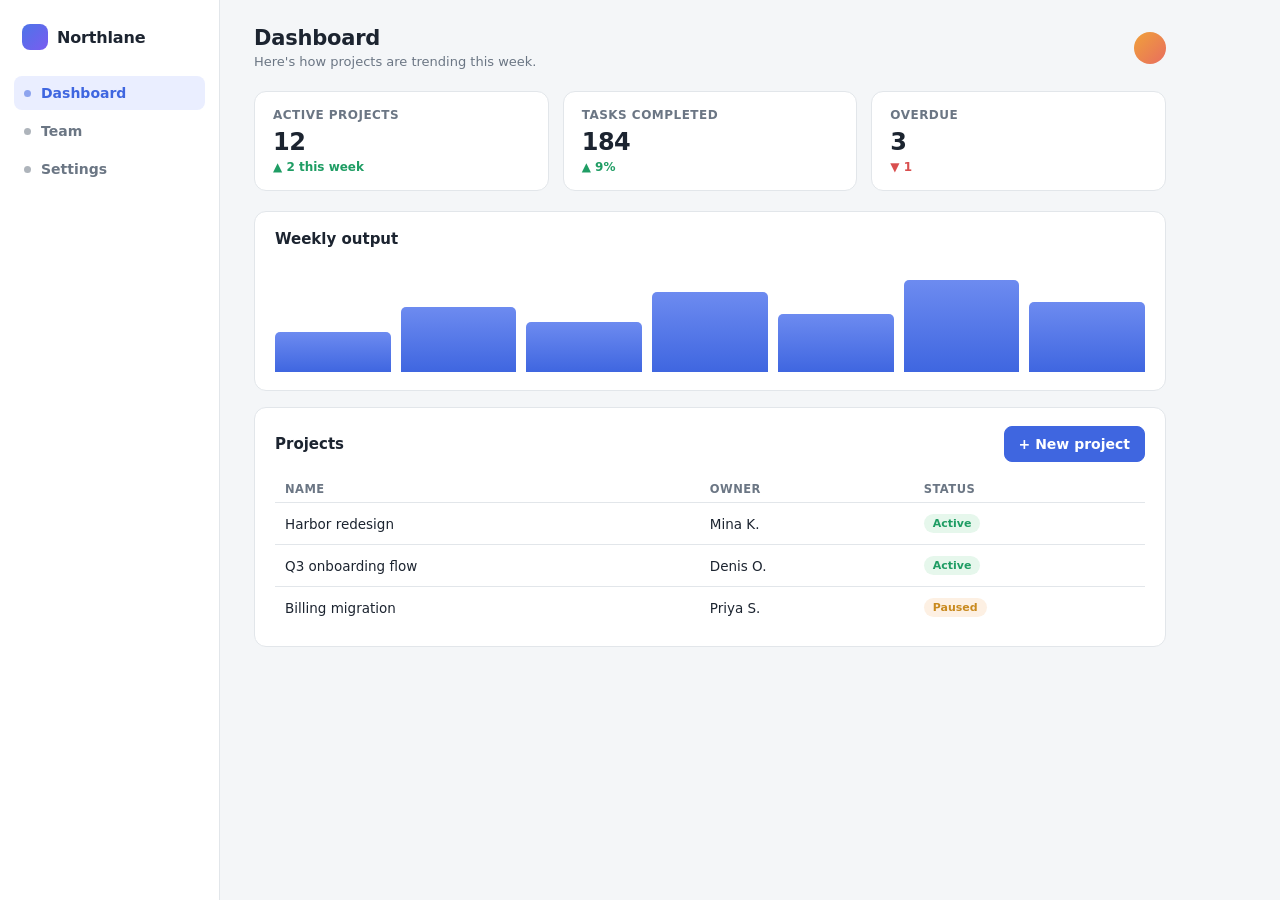
<file: demo.html>
<!doctype html>
<html lang="en">
<head>
<meta charset="utf-8">
<meta name="viewport" content="width=device-width, initial-scale=1">
<title>Northlane</title>
<meta name="robots" content="noindex">
<style>
  :root {
    --bg: #f4f6f8;
    --panel: #ffffff;
    --line: #e2e6ea;
    --ink: #1c2430;
    --ink-dim: #6b7684;
    --accent: #3f66e0;
    --accent-dim: #eaeeff;
    --green: #1f9d64;
    --amber: #c98a1f;
    --red: #d94f4f;
    --radius: 12px;
    --font: "Segoe UI", Inter, system-ui, -apple-system, sans-serif;
  }
  * { box-sizing: border-box; }
  html, body {
    margin: 0;
    background: var(--bg);
    color: var(--ink);
    font-family: var(--font);
    font-size: 14px;
  }
  button, input, select { font-family: inherit; font-size: inherit; }

  .app { display: grid; grid-template-columns: 220px 1fr; min-height: 100vh; }

  .side {
    background: var(--panel);
    border-right: 1px solid var(--line);
    padding: 20px 14px;
    display: flex;
    flex-direction: column;
    gap: 4px;
  }
  .brand {
    display: flex;
    align-items: center;
    gap: 9px;
    padding: 4px 8px 22px;
    font-weight: 700;
    font-size: 16px;
    letter-spacing: -0.01em;
  }
  .brand-mark {
    width: 26px;
    height: 26px;
    border-radius: 8px;
    background: linear-gradient(135deg, #4d74e8, #7a5cf0);
    flex: 0 0 auto;
  }
  .nav-item {
    display: flex;
    align-items: center;
    gap: 10px;
    padding: 9px 10px;
    border-radius: 8px;
    color: var(--ink-dim);
    font-weight: 600;
    cursor: pointer;
    border: 0;
    background: transparent;
    text-align: left;
    width: 100%;
  }
  .nav-item:hover { background: #f0f2f5; }
  .nav-item.active { background: var(--accent-dim); color: var(--accent); }
  .nav-dot { width: 7px; height: 7px; border-radius: 50%; background: currentColor; opacity: 0.55; flex: 0 0 auto; }

  .main { padding: 26px 34px 60px; max-width: 980px; }
  .topbar { display: flex; align-items: center; justify-content: space-between; margin-bottom: 22px; }
  .topbar h1 { margin: 0; font-size: 21px; letter-spacing: -0.01em; }
  .topbar p { margin: 4px 0 0; color: var(--ink-dim); font-size: 13px; }
  .avatar {
    width: 32px; height: 32px; border-radius: 50%;
    background: linear-gradient(135deg, #f0a13a, #e86d5f);
    flex: 0 0 auto;
  }

  .btn {
    appearance: none;
    border: 1px solid var(--line);
    background: var(--panel);
    color: var(--ink);
    border-radius: 8px;
    padding: 9px 14px;
    font-weight: 650;
    cursor: pointer;
  }
  .btn:hover { background: #f4f5f7; }
  .btn.primary { background: var(--accent); border-color: var(--accent); color: #fff; }
  .btn.primary:hover { filter: brightness(1.06); }

  .stat-grid { display: grid; grid-template-columns: repeat(3, 1fr); gap: 14px; margin-bottom: 20px; }
  .card {
    background: var(--panel);
    border: 1px solid var(--line);
    border-radius: var(--radius);
    padding: 16px 18px;
  }
  .stat-label { margin: 0; color: var(--ink-dim); font-size: 12px; font-weight: 650; text-transform: uppercase; letter-spacing: 0.04em; }
  .stat-value { margin: 6px 0 4px; font-size: 24px; font-weight: 750; letter-spacing: -0.02em; }
  .stat-delta { margin: 0; font-size: 12px; font-weight: 650; }
  .stat-delta.up { color: var(--green); }
  .stat-delta.down { color: var(--red); }

  .panel-card { background: var(--panel); border: 1px solid var(--line); border-radius: var(--radius); padding: 18px 20px; margin-bottom: 16px; }
  .panel-card h2 { margin: 0 0 14px; font-size: 15px; }

  .chart { display: flex; align-items: flex-end; gap: 10px; height: 110px; padding-top: 10px; }
  .bar { flex: 1; background: linear-gradient(180deg, #6d8bf0, var(--accent)); border-radius: 5px 5px 0 0; }

  table { width: 100%; border-collapse: collapse; }
  th { text-align: left; font-size: 11.5px; text-transform: uppercase; letter-spacing: 0.04em; color: var(--ink-dim); padding: 6px 10px; border-bottom: 1px solid var(--line); }
  td { padding: 11px 10px; border-bottom: 1px solid var(--line); font-size: 13.5px; }
  tr:last-child td { border-bottom: 0; }
  .pill { display: inline-block; padding: 3px 9px; border-radius: 99px; font-size: 11px; font-weight: 700; }
  .pill.active { background: #e6f7ec; color: var(--green); }
  .pill.paused { background: #fdf0e3; color: var(--amber); }

  .field-row { display: flex; flex-direction: column; gap: 6px; margin-bottom: 16px; max-width: 360px; }
  .field-row label { font-size: 12.5px; font-weight: 650; color: var(--ink-dim); }
  .field-row input[type="text"], .field-row input[type="email"], .field-row select {
    padding: 9px 11px;
    border: 1px solid var(--line);
    border-radius: 8px;
    background: #fbfbfc;
    color: var(--ink);
    outline: none;
  }
  .field-row input:focus, .field-row select:focus { border-color: var(--accent); box-shadow: 0 0 0 3px var(--accent-dim); }

  .toggle-row { display: flex; align-items: center; justify-content: space-between; padding: 12px 0; border-bottom: 1px solid var(--line); max-width: 420px; }
  .toggle-row:last-child { border-bottom: 0; }
  .toggle-row-copy strong { display: block; font-size: 13.5px; }
  .toggle-row-copy span { color: var(--ink-dim); font-size: 12px; }
  .switch { width: 38px; height: 22px; border-radius: 99px; background: #d9dee4; position: relative; cursor: pointer; border: 0; flex: 0 0 auto; }
  .switch::after { content: ""; position: absolute; top: 2px; left: 2px; width: 18px; height: 18px; border-radius: 50%; background: #fff; transition: transform 0.15s ease; box-shadow: 0 1px 2px rgba(0,0,0,0.25); }
  .switch.on { background: var(--accent); }
  .switch.on::after { transform: translateX(16px); }

  .team-list { display: flex; flex-direction: column; gap: 2px; }
  .team-row { display: flex; align-items: center; gap: 12px; padding: 10px 4px; border-bottom: 1px solid var(--line); }
  .team-row:last-child { border-bottom: 0; }
  .team-avatar { width: 34px; height: 34px; border-radius: 50%; flex: 0 0 auto; }
  .team-name { font-weight: 650; font-size: 13.5px; }
  .team-role { color: var(--ink-dim); font-size: 12px; }
  .team-row .btn { margin-left: auto; padding: 6px 12px; font-size: 12.5px; }

  .view { display: none; }
  .view.active { display: block; }

  .modal-backdrop {
    position: fixed; inset: 0; background: rgba(20, 24, 30, 0.42);
    display: none; align-items: center; justify-content: center; z-index: 50;
  }
  .modal-backdrop.open { display: flex; }
  .modal {
    background: var(--panel);
    border-radius: 14px;
    width: min(380px, 90vw);
    padding: 22px 22px 20px;
    box-shadow: 0 30px 70px rgba(20,24,30,0.25);
  }
  .modal h3 { margin: 0 0 4px; font-size: 16px; }
  .modal p.hint { margin: 0 0 16px; color: var(--ink-dim); font-size: 12.5px; }
  .modal-actions { display: flex; justify-content: flex-end; gap: 8px; margin-top: 18px; }

  .toast {
    position: fixed; bottom: 24px; left: 50%; transform: translateX(-50%) translateY(20px);
    background: #1c2430; color: #fff; padding: 12px 20px; border-radius: 10px;
    font-size: 13px; font-weight: 600; opacity: 0; transition: opacity 0.2s ease, transform 0.2s ease;
    pointer-events: none; z-index: 60;
  }
  .toast.show { opacity: 1; transform: translateX(-50%) translateY(0); }
</style>
</head>
<body>

<div class="app">
  <aside class="side">
    <div class="brand">
      <span class="brand-mark"></span>
      Northlane
    </div>
    <button class="nav-item active" data-view="dashboard"><span class="nav-dot"></span>Dashboard</button>
    <button class="nav-item" data-view="team"><span class="nav-dot"></span>Team</button>
    <button class="nav-item" data-view="settings"><span class="nav-dot"></span>Settings</button>
  </aside>

  <main class="main">
    <div class="topbar">
      <div>
        <h1 id="pageTitle">Dashboard</h1>
        <p id="pageSub">Here's how projects are trending this week.</p>
      </div>
      <span class="avatar"></span>
    </div>

    <section id="view-dashboard" class="view active">
      <div class="stat-grid">
        <div class="card">
          <p class="stat-label">Active projects</p>
          <p class="stat-value" id="statProjects">12</p>
          <p class="stat-delta up">▲ 2 this week</p>
        </div>
        <div class="card">
          <p class="stat-label">Tasks completed</p>
          <p class="stat-value">184</p>
          <p class="stat-delta up">▲ 9%</p>
        </div>
        <div class="card">
          <p class="stat-label">Overdue</p>
          <p class="stat-value">3</p>
          <p class="stat-delta down">▼ 1</p>
        </div>
      </div>

      <div class="panel-card">
        <h2>Weekly output</h2>
        <div class="chart">
          <div class="bar" style="height: 40%"></div>
          <div class="bar" style="height: 65%"></div>
          <div class="bar" style="height: 50%"></div>
          <div class="bar" style="height: 80%"></div>
          <div class="bar" style="height: 58%"></div>
          <div class="bar" style="height: 92%"></div>
          <div class="bar" style="height: 70%"></div>
        </div>
      </div>

      <div class="panel-card">
        <div style="display:flex; align-items:center; justify-content:space-between; margin-bottom: 14px;">
          <h2 style="margin:0;">Projects</h2>
          <button class="btn primary" id="newProjectBtn">+ New project</button>
        </div>
        <table>
          <thead>
            <tr><th>Name</th><th>Owner</th><th>Status</th></tr>
          </thead>
          <tbody id="projectRows">
            <tr><td>Harbor redesign</td><td>Mina K.</td><td><span class="pill active">Active</span></td></tr>
            <tr><td>Q3 onboarding flow</td><td>Denis O.</td><td><span class="pill active">Active</span></td></tr>
            <tr><td>Billing migration</td><td>Priya S.</td><td><span class="pill paused">Paused</span></td></tr>
          </tbody>
        </table>
      </div>
    </section>

    <section id="view-team" class="view">
      <div class="panel-card">
        <div style="display:flex; align-items:center; justify-content:space-between; margin-bottom: 6px;">
          <h2 style="margin:0;">Team members</h2>
          <button class="btn primary" id="inviteBtn">Invite member</button>
        </div>
        <div class="team-list" id="teamList">
          <div class="team-row">
            <span class="team-avatar" style="background: linear-gradient(135deg,#6d8bf0,#3f66e0);"></span>
            <div><div class="team-name">Mina Kovac</div><div class="team-role">Design lead</div></div>
            <button class="btn">Manage</button>
          </div>
          <div class="team-row">
            <span class="team-avatar" style="background: linear-gradient(135deg,#f0a13a,#e86d5f);"></span>
            <div><div class="team-name">Denis Ortiz</div><div class="team-role">Product</div></div>
            <button class="btn">Manage</button>
          </div>
          <div class="team-row">
            <span class="team-avatar" style="background: linear-gradient(135deg,#1f9d64,#57c98a);"></span>
            <div><div class="team-name">Priya Shah</div><div class="team-role">Engineering</div></div>
            <button class="btn">Manage</button>
          </div>
        </div>
      </div>
    </section>

    <section id="view-settings" class="view">
      <div class="panel-card">
        <h2>Profile</h2>
        <div class="field-row">
          <label for="settingsName">Full name</label>
          <input type="text" id="settingsName" value="Jordan Rivas" />
        </div>
        <div class="field-row">
          <label for="settingsEmail">Email</label>
          <input type="email" id="settingsEmail" value="jordan@northlane.app" />
        </div>
        <button class="btn primary" id="saveProfileBtn">Save changes</button>
      </div>

      <div class="panel-card">
        <h2>Preferences</h2>
        <div class="toggle-row">
          <div class="toggle-row-copy"><strong>Email notifications</strong><span>Weekly digest of project activity</span></div>
          <button class="switch on" data-toggle></button>
        </div>
        <div class="toggle-row">
          <div class="toggle-row-copy"><strong>Two-factor auth</strong><span>Require a code when signing in</span></div>
          <button class="switch" data-toggle></button>
        </div>
        <div class="toggle-row">
          <div class="toggle-row-copy"><strong>Auto-archive</strong><span>Archive projects after 90 days idle</span></div>
          <button class="switch on" data-toggle></button>
        </div>
      </div>
    </section>
  </main>
</div>

<div class="modal-backdrop" id="projectModal">
  <div class="modal">
    <h3>New project</h3>
    <p class="hint">Give it a name — you can add teammates after.</p>
    <div class="field-row">
      <label for="projectNameInput">Project name</label>
      <input type="text" id="projectNameInput" placeholder="e.g. Autumn campaign" />
    </div>
    <div class="field-row">
      <label for="projectOwnerInput">Owner</label>
      <select id="projectOwnerInput">
        <option>Mina Kovac</option>
        <option>Denis Ortiz</option>
        <option>Priya Shah</option>
      </select>
    </div>
    <div class="modal-actions">
      <button class="btn" id="cancelProjectBtn">Cancel</button>
      <button class="btn primary" id="createProjectBtn">Create project</button>
    </div>
  </div>
</div>

<div class="modal-backdrop" id="inviteModal">
  <div class="modal">
    <h3>Invite a teammate</h3>
    <p class="hint">They'll get an email with a link to join Northlane.</p>
    <div class="field-row">
      <label for="inviteEmailInput">Email address</label>
      <input type="email" id="inviteEmailInput" placeholder="name@company.com" />
    </div>
    <div class="modal-actions">
      <button class="btn" id="cancelInviteBtn">Cancel</button>
      <button class="btn primary" id="sendInviteBtn">Send invite</button>
    </div>
  </div>
</div>

<div class="toast" id="toast"></div>

<script>
  const titles = {
    dashboard: ["Dashboard", "Here's how projects are trending this week."],
    team: ["Team", "Everyone with access to Northlane."],
    settings: ["Settings", "Manage your profile and preferences."]
  };

  document.querySelectorAll(".nav-item").forEach((btn) => {
    btn.addEventListener("click", () => {
      document.querySelectorAll(".nav-item").forEach((b) => b.classList.remove("active"));
      btn.classList.add("active");
      const view = btn.dataset.view;
      document.querySelectorAll(".view").forEach((v) => v.classList.remove("active"));
      document.getElementById("view-" + view).classList.add("active");
      document.getElementById("pageTitle").textContent = titles[view][0];
      document.getElementById("pageSub").textContent = titles[view][1];
    });
  });

  function showToast(text) {
    const toast = document.getElementById("toast");
    toast.textContent = text;
    toast.classList.add("show");
    setTimeout(() => toast.classList.remove("show"), 2200);
  }

  function openModal(id) { document.getElementById(id).classList.add("open"); }
  function closeModal(id) { document.getElementById(id).classList.remove("open"); }

  document.getElementById("newProjectBtn").addEventListener("click", () => openModal("projectModal"));
  document.getElementById("cancelProjectBtn").addEventListener("click", () => closeModal("projectModal"));
  document.getElementById("createProjectBtn").addEventListener("click", () => {
    const name = document.getElementById("projectNameInput").value.trim() || "Untitled project";
    const owner = document.getElementById("projectOwnerInput").value;
    const row = document.createElement("tr");
    row.innerHTML = `<td>${name}</td><td>${owner}</td><td><span class="pill active">Active</span></td>`;
    document.getElementById("projectRows").prepend(row);
    document.getElementById("statProjects").textContent = Number(document.getElementById("statProjects").textContent) + 1;
    document.getElementById("projectNameInput").value = "";
    closeModal("projectModal");
    showToast("Project created");
  });

  document.getElementById("inviteBtn").addEventListener("click", () => openModal("inviteModal"));
  document.getElementById("cancelInviteBtn").addEventListener("click", () => closeModal("inviteModal"));
  document.getElementById("sendInviteBtn").addEventListener("click", () => {
    closeModal("inviteModal");
    document.getElementById("inviteEmailInput").value = "";
    showToast("Invite sent");
  });

  document.getElementById("saveProfileBtn").addEventListener("click", () => showToast("Profile saved"));

  document.querySelectorAll("[data-toggle]").forEach((sw) => {
    sw.addEventListener("click", () => sw.classList.toggle("on"));
  });

  document.querySelectorAll(".modal-backdrop").forEach((backdrop) => {
    backdrop.addEventListener("click", (e) => {
      if (e.target === backdrop) backdrop.classList.remove("open");
    });
  });
</script>
</body>
</html>
</file>
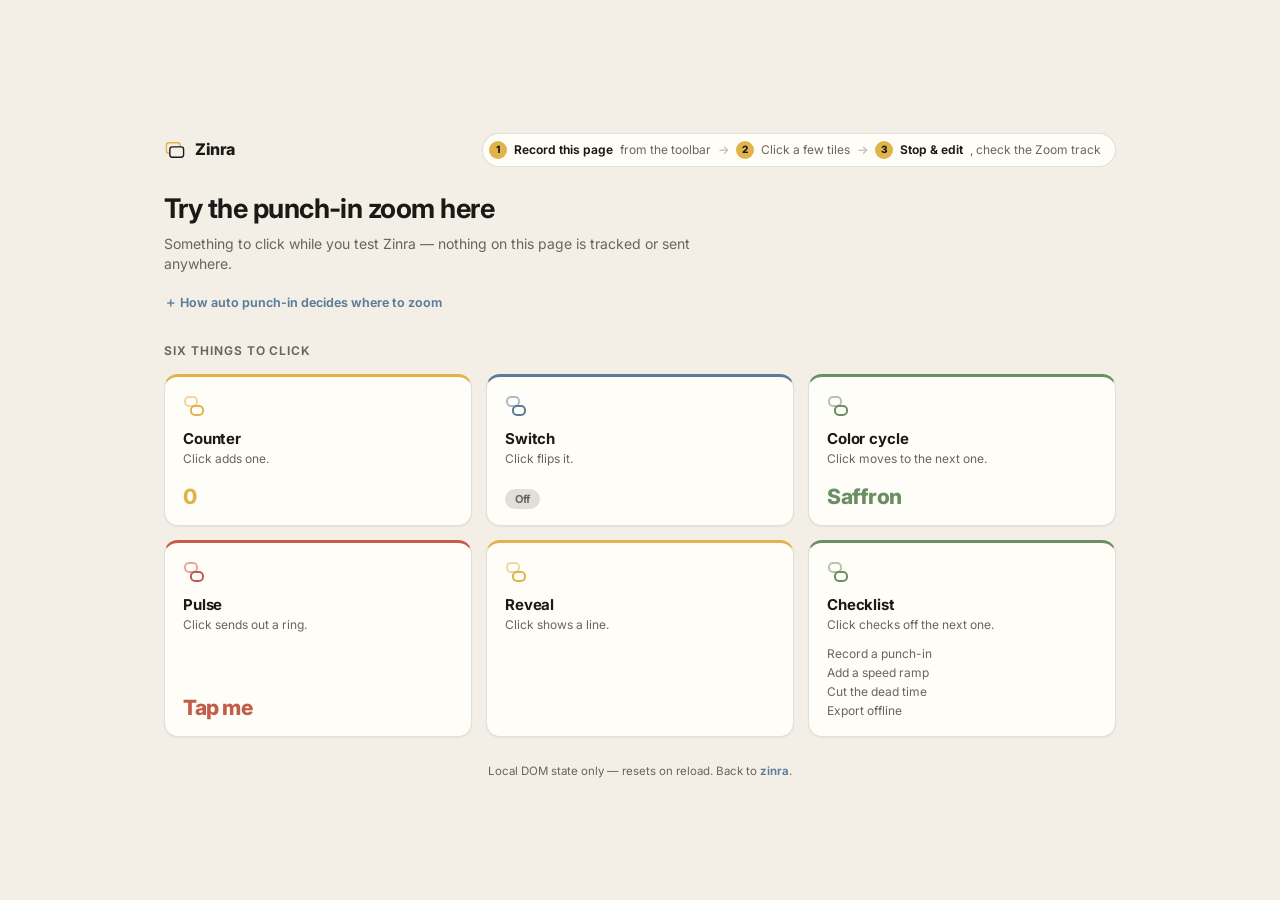
<file: playground.html>
<!doctype html>
<html lang="en">
<head>
  <meta charset="utf-8">
  <meta name="viewport" content="width=device-width, initial-scale=1">
  <title>Playground · Zinra</title>
  <meta name="robots" content="noindex">
  <meta name="description" content="Try Zinra's auto punch-in zoom on a page built for it.">
  <link rel="icon" href="icons/icon32.png" type="image/png">
  <link rel="preconnect" href="https://fonts.googleapis.com">
  <link rel="preconnect" href="https://fonts.gstatic.com" crossorigin>
  <link href="https://fonts.googleapis.com/css2?family=Inter:wght@500;650;700;800&display=swap" rel="stylesheet">
  <style>
    :root {
      --bg: #f3efe6;
      --panel: #fffdf8;
      --ink: #1a1916;
      --ink-dim: #6b6459;
      --line: rgba(26, 25, 22, 0.13);
      --saffron: #e0b44a;
      --steel: #5b7c99;
      --leaf: #6a8f62;
      --clay: #c45c4a;
      --sans: Inter, "Segoe UI", system-ui, sans-serif;
    }
    @media (prefers-color-scheme: dark) {
      :root {
        --bg: #171613;
        --panel: #211f1b;
        --ink: #f3efe6;
        --ink-dim: #a39c8d;
        --line: rgba(243, 239, 230, 0.12);
      }
    }
    * { box-sizing: border-box; }
    html, body {
      margin: 0;
      background: var(--bg);
      color: var(--ink);
      font-family: var(--sans);
      line-height: 1.45;
    }
    a { color: inherit; }

    /* Vertically centers the whole block as one unit on tall viewports,
       without letting any child stretch to fill leftover space - that's
       what previously made the tile grid balloon to absurd heights when
       zooming out increased the effective CSS-pixel viewport height. */
    body {
      min-height: 100vh;
      display: flex;
      flex-direction: column;
    }
    .wrap {
      width: 100%;
      max-width: 1000px;
      margin: auto;
      padding: 40px 24px 28px;
    }

    .topbar {
      display: flex;
      align-items: center;
      justify-content: space-between;
      flex-wrap: wrap;
      gap: 10px 20px;
      margin-bottom: 22px;
    }
    .brand {
      display: inline-flex;
      align-items: center;
      gap: 9px;
      text-decoration: none;
      font-weight: 800;
      letter-spacing: -0.03em;
      font-size: 16px;
      flex: 0 0 auto;
    }
    .brand svg { width: 22px; height: 22px; color: var(--saffron); }

    .steps-inline {
      list-style: none;
      display: flex;
      align-items: center;
      gap: 7px;
      margin: 0;
      padding: 7px 14px 7px 6px;
      font-size: 12px;
      color: var(--ink-dim);
      flex-wrap: wrap;
      background: var(--panel);
      border: 1px solid var(--line);
      border-radius: 99px;
    }
    .steps-inline li { display: flex; align-items: center; gap: 7px; }
    .steps-inline b {
      display: inline-grid;
      place-items: center;
      width: 18px;
      height: 18px;
      border-radius: 50%;
      background: var(--saffron);
      color: #1a1916;
      font-size: 10px;
      font-weight: 800;
      flex-shrink: 0;
    }
    .steps-inline .arrow { color: var(--ink-dim); opacity: 0.5; }
    .steps-inline strong { color: var(--ink); font-weight: 650; }

    h1 { font-size: clamp(20px, 2.4vw, 27px); letter-spacing: -0.02em; margin: 0 0 6px; }
    .lede { color: var(--ink-dim); font-size: 14px; max-width: 62ch; margin: 0 0 16px; }

    details.rule { display: inline-block; margin: 0 0 30px; }
    details.rule summary {
      cursor: pointer;
      color: var(--steel);
      font-weight: 650;
      font-size: 12.5px;
      list-style: none;
    }
    details.rule summary::-webkit-details-marker { display: none; }
    details.rule summary::before { content: "＋ "; }
    details.rule[open] summary::before { content: "－ "; }
    details.rule .rule-body {
      margin-top: 10px;
      padding: 14px 16px;
      background: var(--panel);
      border: 1px solid var(--line);
      border-radius: 12px;
      font-size: 12.5px;
      color: var(--ink-dim);
      max-width: 70ch;
    }
    details.rule strong { color: var(--ink); }

    h2 {
      font-size: 12px;
      letter-spacing: 0.08em;
      text-transform: uppercase;
      color: var(--ink-dim);
      margin: 0 0 14px;
      font-weight: 650;
    }

    .grid {
      display: grid;
      grid-template-columns: repeat(3, 1fr);
      gap: 14px;
    }
    @media (max-width: 720px) {
      .grid { grid-template-columns: repeat(2, 1fr); }
    }
    @media (max-width: 460px) {
      .grid { grid-template-columns: 1fr; }
    }
    .tile {
      position: relative;
      background: var(--panel);
      border: 1px solid var(--line);
      border-top: 3px solid var(--tile-accent, var(--saffron));
      border-radius: 14px;
      padding: 18px 18px 16px;
      cursor: pointer;
      appearance: none;
      text-align: left;
      font-family: inherit;
      color: inherit;
      overflow: hidden;
      display: flex;
      flex-direction: column;
      min-height: 152px;
      box-shadow: 0 1px 2px rgba(26, 25, 22, 0.05);
      transition: transform 0.14s ease, box-shadow 0.14s ease, border-color 0.14s ease;
    }
    .tile:hover { transform: translateY(-3px); box-shadow: 0 14px 28px rgba(26, 25, 22, 0.1); }
    .tile:active { transform: translateY(-1px); }
    .tile:focus-visible { outline: 2px solid var(--tile-accent, var(--saffron)); outline-offset: 2px; }
    .tile h3 { margin: 0 0 3px; font-size: 15px; letter-spacing: -0.01em; }
    .tile p { margin: 0; font-size: 12px; color: var(--ink-dim); }
    .tile-readout {
      margin-top: auto;
      padding-top: 12px;
      font-weight: 800;
      font-size: 21px;
      letter-spacing: -0.02em;
      color: var(--tile-accent, var(--saffron));
    }

    /* Punch-in mark: two offset rounded rects, drawn per tile with its own color. */
    .mark { position: relative; display: block; width: 22px; height: 22px; margin-bottom: 12px; color: var(--tile-accent, var(--saffron)); }
    .mark span {
      position: absolute;
      border: 2px solid currentColor;
      border-radius: 5px;
    }
    .mark span:first-child { top: 1px; left: 1px; width: 14px; height: 11px; opacity: 0.5; }
    .mark span:last-child { bottom: 1px; right: 1px; width: 14px; height: 11px; }

    .tile.counter { --tile-accent: var(--saffron); }
    .tile.toggle { --tile-accent: var(--steel); }
    .tile.cycle { --tile-accent: var(--leaf); }
    .tile.pulse { --tile-accent: var(--clay); }
    .tile.reveal { --tile-accent: var(--saffron); }
    .tile.checklist { --tile-accent: var(--leaf); }

    .pill {
      display: inline-block;
      padding: 3px 10px;
      border-radius: 99px;
      font-size: 11px;
      font-weight: 700;
      background: var(--line);
      color: var(--ink-dim);
    }
    .tile.is-on .pill { background: var(--tile-accent); color: var(--panel); }

    .pulse-ring {
      position: absolute;
      inset: 0;
      border-radius: 14px;
      border: 2px solid var(--tile-accent);
      opacity: 0;
      pointer-events: none;
    }
    .tile.pulse.firing .pulse-ring { animation: pulseOut 0.6s ease-out; }
    @keyframes pulseOut {
      0% { opacity: 0.7; transform: scale(0.9); }
      100% { opacity: 0; transform: scale(1.08); }
    }

    .checklist ul { list-style: none; margin: auto 0 0; padding: 12px 0 0; font-size: 12px; }
    .checklist li { padding: 2px 0; color: var(--ink-dim); }
    .checklist li.done { color: var(--ink); text-decoration: line-through; opacity: 0.55; }

    .reveal-text {
      margin-top: auto;
      padding-top: 12px;
      font-size: 12.5px;
      font-weight: 650;
      color: var(--tile-accent);
      min-height: 32px;
    }

    footer { margin-top: 26px; color: var(--ink-dim); font-size: 11.5px; text-align: center; }
    footer a { color: var(--steel); text-decoration: none; font-weight: 650; }
    footer a:hover { text-decoration: underline; }
  </style>
</head>
<body>
<div class="wrap">
  <div class="topbar">
    <a class="brand" href="index.html">
      <svg viewBox="0 0 32 32" fill="none"><rect x="3.5" y="5.5" width="20" height="15" rx="3.5" stroke="currentColor" stroke-width="2"/><rect x="8.5" y="11.5" width="20" height="15" rx="3.5" stroke="var(--ink)" stroke-width="2" fill="var(--bg)"/></svg>
      Zinra
    </a>
    <ol class="steps-inline">
      <li><b>1</b> <strong>Record this page</strong> from the toolbar</li>
      <li class="arrow">→</li>
      <li><b>2</b> Click a few tiles</li>
      <li class="arrow">→</li>
      <li><b>3</b> <strong>Stop &amp; edit</strong>, check the Zoom track</li>
    </ol>
  </div>

  <h1>Try the punch-in zoom here</h1>
  <p class="lede">Something to click while you test Zinra — nothing on this page is tracked or sent anywhere.</p>

  <details class="rule">
    <summary>How auto punch-in decides where to zoom</summary>
    <div class="rule-body">
      <strong>Runs when:</strong> you recorded this page (not the entire screen) with "Mark a zoom on each click" on. Clicks and typing zoom to 1.50×; clicks within ~1.25s and close together merge into one clip, far-apart clicks each get their own, typing zooms stay on the field.<br><br>
      <strong>Doesn't run when:</strong> you shared the entire screen, turned the checkbox off, or clicked outside Chrome — you still get a recording, just add Zoom clips by hand on the timeline.
    </div>
  </details>

  <h2>Six things to click</h2>
  <div class="grid">
    <button class="tile counter" id="tileCounter" type="button">
      <span class="mark"><span></span><span></span></span>
      <h3>Counter</h3>
      <p>Click adds one.</p>
      <div class="tile-readout"><span id="counterVal">0</span></div>
    </button>

    <button class="tile toggle" id="tileToggle" type="button">
      <span class="mark"><span></span><span></span></span>
      <h3>Switch</h3>
      <p>Click flips it.</p>
      <div class="tile-readout"><span class="pill" id="togglePill">Off</span></div>
    </button>

    <button class="tile cycle" id="tileCycle" type="button">
      <span class="mark"><span></span><span></span></span>
      <h3>Color cycle</h3>
      <p>Click moves to the next one.</p>
      <div class="tile-readout"><span id="cycleVal">Saffron</span></div>
    </button>

    <button class="tile pulse" id="tilePulse" type="button">
      <span class="mark"><span></span><span></span></span>
      <h3>Pulse</h3>
      <p>Click sends out a ring.</p>
      <div class="tile-readout">Tap me</div>
      <span class="pulse-ring" aria-hidden="true"></span>
    </button>

    <button class="tile reveal" id="tileReveal" type="button">
      <span class="mark"><span></span><span></span></span>
      <h3>Reveal</h3>
      <p>Click shows a line.</p>
      <div class="reveal-text" id="revealText"></div>
    </button>

    <button class="tile checklist" id="tileChecklist" type="button">
      <span class="mark"><span></span><span></span></span>
      <h3>Checklist</h3>
      <p>Click checks off the next one.</p>
      <ul id="checklistItems">
        <li>Record a punch-in</li>
        <li>Add a speed ramp</li>
        <li>Cut the dead time</li>
        <li>Export offline</li>
      </ul>
    </button>
  </div>

  <footer>
    Local DOM state only — resets on reload. Back to <a href="index.html">zinra</a>.
  </footer>
</div>

<script>
  // Counter
  const counterVal = document.getElementById("counterVal");
  let count = 0;
  document.getElementById("tileCounter").addEventListener("click", () => {
    count += 1;
    counterVal.textContent = count;
  });

  // Toggle
  const toggleTile = document.getElementById("tileToggle");
  const togglePill = document.getElementById("togglePill");
  toggleTile.addEventListener("click", () => {
    const on = toggleTile.classList.toggle("is-on");
    togglePill.textContent = on ? "On" : "Off";
  });

  // Color cycle
  const cycleColors = [
    ["Saffron", "var(--saffron)"],
    ["Steel", "var(--steel)"],
    ["Leaf", "var(--leaf)"],
    ["Clay", "var(--clay)"]
  ];
  let cycleIndex = 0;
  const cycleTile = document.getElementById("tileCycle");
  const cycleVal = document.getElementById("cycleVal");
  cycleTile.addEventListener("click", () => {
    cycleIndex = (cycleIndex + 1) % cycleColors.length;
    const [name, color] = cycleColors[cycleIndex];
    cycleVal.textContent = name;
    cycleTile.style.setProperty("--tile-accent", color);
  });

  // Pulse
  const pulseTile = document.getElementById("tilePulse");
  pulseTile.addEventListener("click", () => {
    pulseTile.classList.remove("firing");
    void pulseTile.offsetWidth;
    pulseTile.classList.add("firing");
  });

  // Reveal
  const revealLines = [
    "Punch-in zooms follow the click, not the middle of the screen.",
    "Nearby clicks merge into one clip so the zoom doesn't stutter.",
    "A far-away click always starts a fresh zoom.",
    "Typing gets its own zoom, framed to the field.",
    "You can drag any clip's edges after the fact - nothing here is final."
  ];
  let revealIndex = 0;
  const revealText = document.getElementById("revealText");
  document.getElementById("tileReveal").addEventListener("click", () => {
    revealText.textContent = revealLines[revealIndex % revealLines.length];
    revealIndex += 1;
  });

  // Checklist
  const items = Array.from(document.querySelectorAll("#checklistItems li"));
  let nextItem = 0;
  document.getElementById("tileChecklist").addEventListener("click", () => {
    if (nextItem >= items.length) {
      items.forEach((li) => li.classList.remove("done"));
      nextItem = 0;
      return;
    }
    items[nextItem].classList.add("done");
    nextItem += 1;
  });
</script>
</body>
</html>
</file>
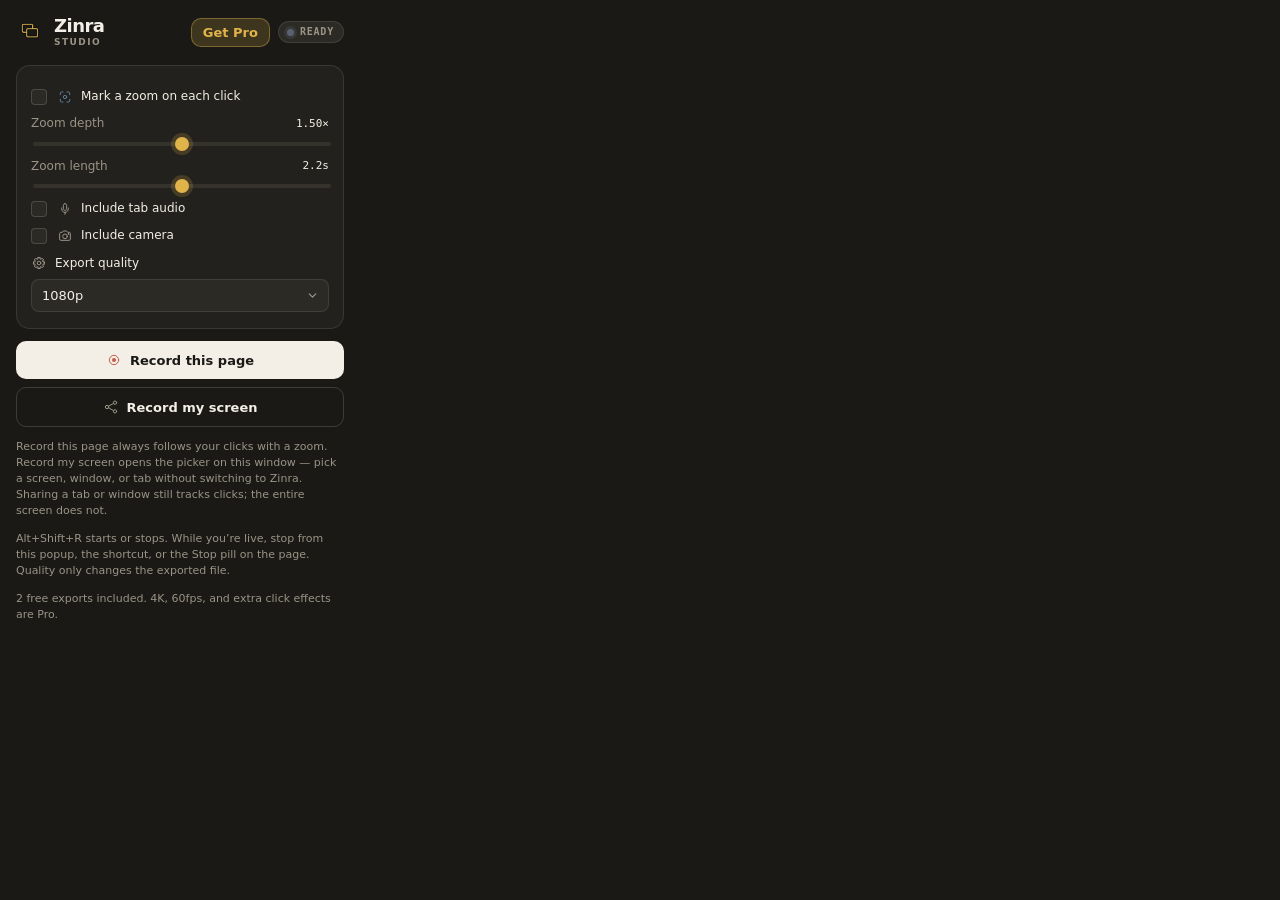
<file: popup.html>
<!DOCTYPE html>
<html lang="en">
<head>
  <meta charset="UTF-8" />
  <meta name="viewport" content="width=device-width, initial-scale=1" />
  <title>Zinra</title>
  <link rel="stylesheet" href="ui.css" />
</head>
<body class="popup-body">
  <header class="brand-head">
    <div class="brand">
      <img class="brand-mark" src="icons/icon48.png" width="28" height="28" alt="" />
      <div>
        <h1>Zinra</h1>
        <p class="eyebrow">Studio</p>
      </div>
    </div>
    <div class="popup-head-actions">
      <button id="getProBtn" class="btn pro-cta" type="button">Get Pro</button>
      <span id="proChip" class="hud-chip pro-chip hidden">Pro</span>
      <span id="statusDot" class="hud-chip idle">Ready</span>
    </div>
  </header>

  <section class="card">
    <label class="check">
      <input id="autoMarkClicks" type="checkbox" />
      <span class="check-copy">
        <img class="ui-icon" src="icons/svg/auto-zoom.svg" alt="" />
        Mark a zoom on each click
      </span>
    </label>

    <label class="field">
      <span>Zoom depth <em id="clickZoomVal">1.50×</em></span>
      <input id="clickZoom" type="range" min="1.2" max="2.6" step="0.05" />
    </label>

    <label class="field">
      <span>Zoom length <em id="zoomDurationVal">2.2s</em></span>
      <input id="zoomDuration" type="range" min="0.8" max="4" step="0.1" />
    </label>

    <label class="check">
      <input id="includeAudio" type="checkbox" />
      <span class="check-copy">
        <img class="ui-icon" src="icons/svg/mic.svg" alt="" />
        Include tab audio
      </span>
    </label>

    <label class="check">
      <input id="includeCamera" type="checkbox" />
      <span class="check-copy">
        <img class="ui-icon" src="icons/svg/camera.svg" alt="" />
        Include camera
      </span>
    </label>

    <label class="field">
      <span>
        <span class="check-copy">
          <img class="ui-icon" src="icons/svg/settings.svg" alt="" />
          Export quality
        </span>
      </span>
      <select id="quality">
        <option value="auto">Match recording</option>
        <option value="720p">720p</option>
        <option value="1080p" selected>1080p</option>
        <option value="1080p60">1080p · 60fps · Pro</option>
        <option value="1440p">1440p · Pro</option>
        <option value="4k">4K · Pro</option>
      </select>
    </label>
  </section>

  <p id="error" class="error hidden"></p>

  <div class="actions">
    <button id="recordBtn" class="btn primary record-cta" type="button">
      <img class="ui-icon" src="icons/svg/record.svg" alt="" />
      <span class="btn-label">Record this page</span>
    </button>
    <button id="recordScreenBtn" class="btn ghost record-cta" type="button">
      <img class="ui-icon" src="icons/svg/share.svg" alt="" />
      <span class="btn-label">Record my screen</span>
    </button>
  </div>

  <p class="fine">Record this page always follows your clicks with a zoom. Record my screen opens the picker on this window — pick a screen, window, or tab without switching to Zinra. Sharing a tab or window still tracks clicks; the entire screen does not.</p>
  <p class="fine">Alt+Shift+R starts or stops. While you’re live, stop from this popup, the shortcut, or the Stop pill on the page. Quality only changes the exported file.</p>
  <p id="stopHint" class="fine hidden">You’re recording. Stop from the small Stop window, this popup, Alt+Shift+R, or Chrome’s sharing bar. That control is not part of the page, so it does not show up in the take.</p>
  <p id="proNote" class="fine pro-note">2 free exports included. 4K, 60fps, and extra click effects are Pro.</p>
  <script type="module" src="popup.js"></script>
</body>
</html>
</file>
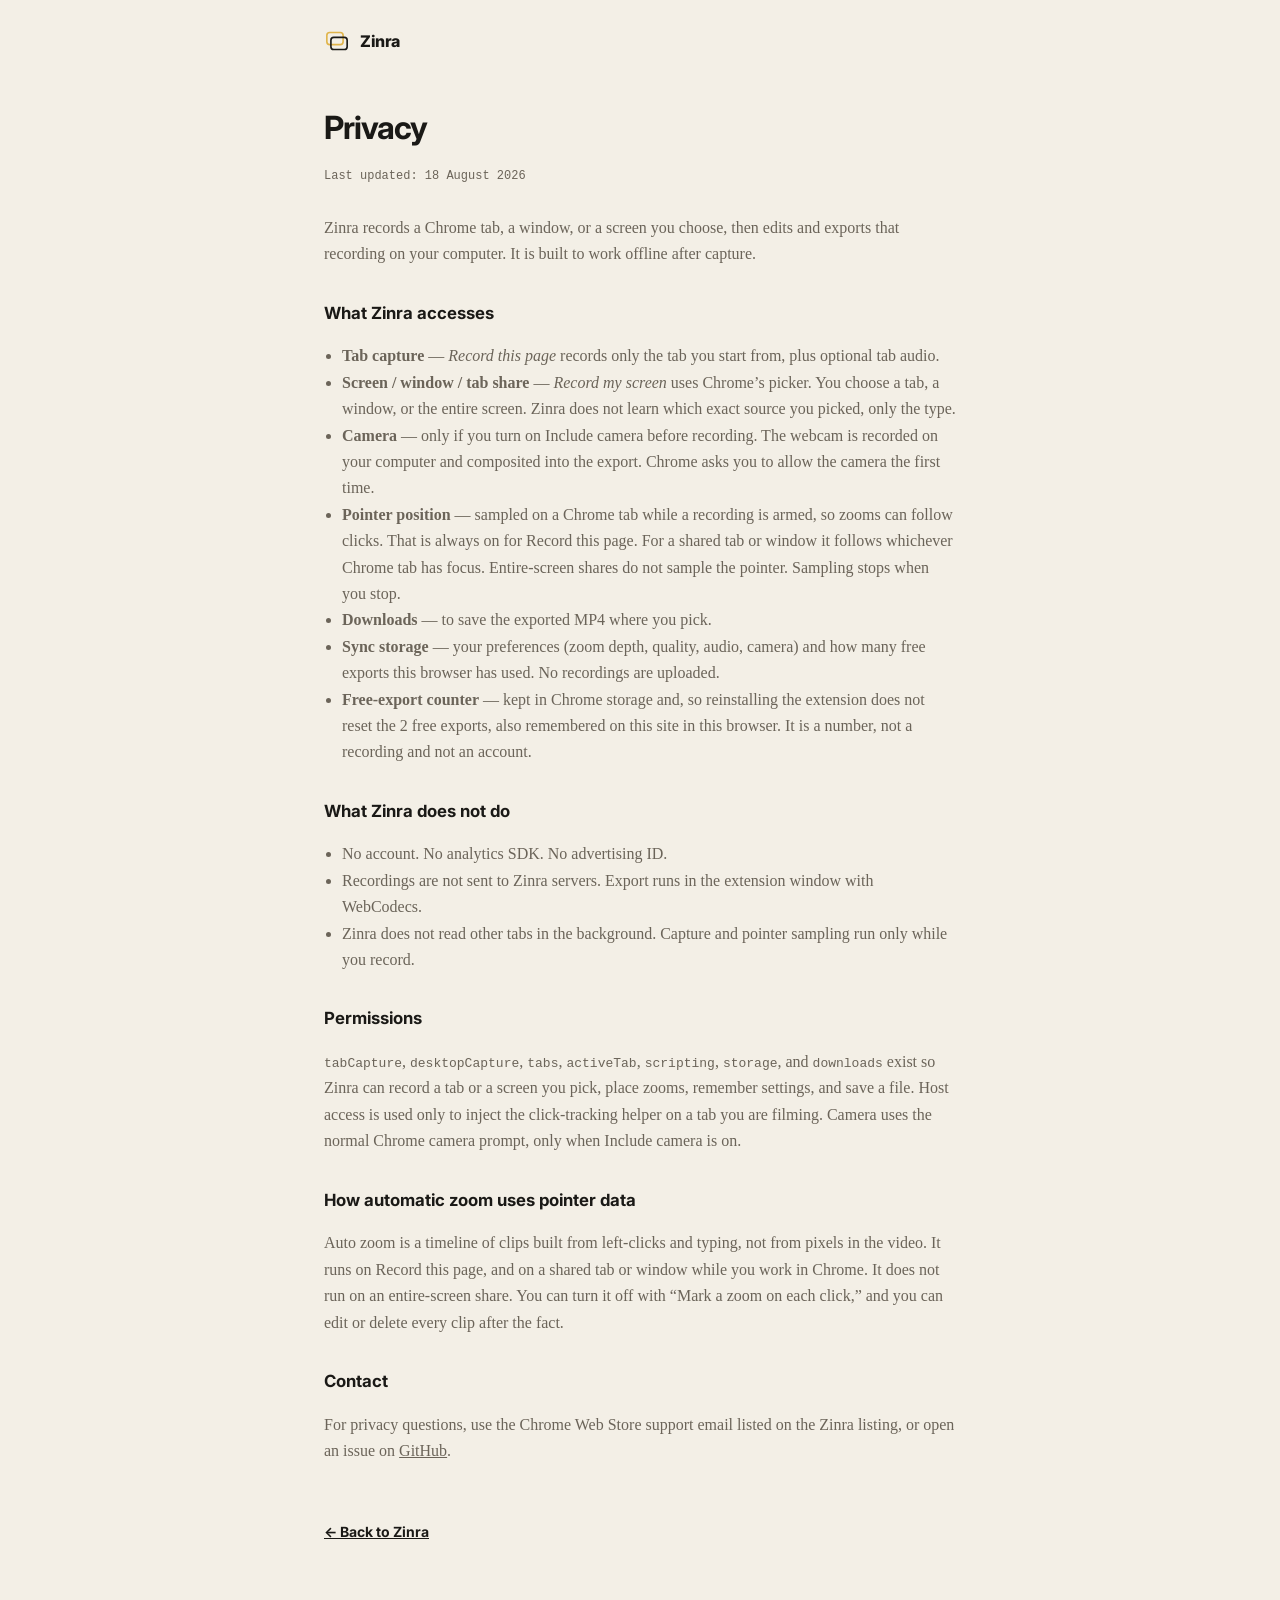
<file: privacy.html>
<!doctype html>
<html lang="en">
<head>
  <meta charset="utf-8">
  <meta name="viewport" content="width=device-width, initial-scale=1">
  <title>Privacy · Zinra</title>
  <meta name="description" content="Zinra records, edits, and exports on your computer. No account, no analytics, no upload.">
  <link rel="icon" href="icons/icon32.png" type="image/png">
  <link rel="preconnect" href="https://fonts.googleapis.com">
  <link rel="preconnect" href="https://fonts.gstatic.com" crossorigin>
  <link href="https://fonts.googleapis.com/css2?family=Inter:wght@600;700;800&display=swap" rel="stylesheet">
  <style>
    :root {
      --bg: #f3efe6;
      --ink: #1a1916;
      --ink-dim: #6b6459;
      --line: rgba(26, 25, 22, 0.13);
      --accent-fill: #e0b44a;
      --sans: Inter, "Segoe UI", system-ui, sans-serif;
      --serif: Charter, "Iowan Old Style", "Palatino Linotype", Georgia, serif;
    }
    @media (prefers-color-scheme: dark) {
      :root {
        --bg: #171613;
        --ink: #f3efe6;
        --ink-dim: #a39c8d;
        --line: rgba(243, 239, 230, 0.12);
      }
    }
    * { box-sizing: border-box; }
    html, body {
      margin: 0;
      background: var(--bg);
      color: var(--ink);
      font-family: var(--serif);
      line-height: 1.65;
    }
    a { color: inherit; }
    .wrap { max-width: 680px; margin: 0 auto; padding: 28px 24px 80px; }
    .brand {
      display: inline-flex;
      align-items: center;
      gap: 10px;
      text-decoration: none;
      font-family: var(--sans);
      font-weight: 800;
      letter-spacing: -0.03em;
      margin-bottom: 48px;
    }
    .brand svg { width: 26px; height: 26px; }
    h1 { font-family: var(--sans); font-size: 2rem; letter-spacing: -0.03em; margin: 0 0 8px; }
    h2 { font-family: var(--sans); font-size: 1.05rem; margin: 32px 0 8px; }
    .meta { font-family: ui-monospace, Consolas, monospace; font-size: 12px; color: var(--ink-dim); margin-bottom: 28px; }
    p, li { color: var(--ink-dim); }
    ul { padding-left: 18px; }
    .back { display: inline-block; margin-top: 40px; font-family: var(--sans); font-weight: 700; font-size: 14px; }
  </style>
</head>
<body>
  <article class="wrap">
    <a class="brand" href="index.html">
      <svg viewBox="0 0 32 32" fill="none" aria-hidden="true">
        <rect x="3.5" y="5.5" width="20" height="15" rx="3.5" stroke="var(--accent-fill)" stroke-width="2"/>
        <rect x="8.5" y="11.5" width="20" height="15" rx="3.5" stroke="currentColor" stroke-width="2"/>
      </svg>
      Zinra
    </a>
    <h1>Privacy</h1>
    <p class="meta">Last updated: 18 August 2026</p>
    <p>Zinra records a Chrome tab, a window, or a screen you choose, then edits and exports that recording on your computer. It is built to work offline after capture.</p>

    <h2>What Zinra accesses</h2>
    <ul>
      <li><strong>Tab capture</strong> — <em>Record this page</em> records only the tab you start from, plus optional tab audio.</li>
      <li><strong>Screen / window / tab share</strong> — <em>Record my screen</em> uses Chrome’s picker. You choose a tab, a window, or the entire screen. Zinra does not learn which exact source you picked, only the type.</li>
      <li><strong>Camera</strong> — only if you turn on Include camera before recording. The webcam is recorded on your computer and composited into the export. Chrome asks you to allow the camera the first time.</li>
      <li><strong>Pointer position</strong> — sampled on a Chrome tab while a recording is armed, so zooms can follow clicks. That is always on for Record this page. For a shared tab or window it follows whichever Chrome tab has focus. Entire-screen shares do not sample the pointer. Sampling stops when you stop.</li>
      <li><strong>Downloads</strong> — to save the exported MP4 where you pick.</li>
      <li><strong>Sync storage</strong> — your preferences (zoom depth, quality, audio, camera) and how many free exports this browser has used. No recordings are uploaded.</li>
      <li><strong>Free-export counter</strong> — kept in Chrome storage and, so reinstalling the extension does not reset the 2 free exports, also remembered on this site in this browser. It is a number, not a recording and not an account.</li>
    </ul>

    <h2>What Zinra does not do</h2>
    <ul>
      <li>No account. No analytics SDK. No advertising ID.</li>
      <li>Recordings are not sent to Zinra servers. Export runs in the extension window with WebCodecs.</li>
      <li>Zinra does not read other tabs in the background. Capture and pointer sampling run only while you record.</li>
    </ul>

    <h2>Permissions</h2>
    <p><code>tabCapture</code>, <code>desktopCapture</code>, <code>tabs</code>, <code>activeTab</code>, <code>scripting</code>, <code>storage</code>, and <code>downloads</code> exist so Zinra can record a tab or a screen you pick, place zooms, remember settings, and save a file. Host access is used only to inject the click-tracking helper on a tab you are filming. Camera uses the normal Chrome camera prompt, only when Include camera is on.</p>

    <h2>How automatic zoom uses pointer data</h2>
    <p>Auto zoom is a timeline of clips built from left-clicks and typing, not from pixels in the video. It runs on Record this page, and on a shared tab or window while you work in Chrome. It does not run on an entire-screen share. You can turn it off with “Mark a zoom on each click,” and you can edit or delete every clip after the fact.</p>

    <h2>Contact</h2>
    <p>For privacy questions, use the Chrome Web Store support email listed on the Zinra listing, or open an issue on <a href="https://github.com/jafetmora79-lab/Zinra-Screen-Recorder">GitHub</a>.</p>
    <a class="back" href="index.html">← Back to Zinra</a>
  </article>
</body>
</html>
</file>
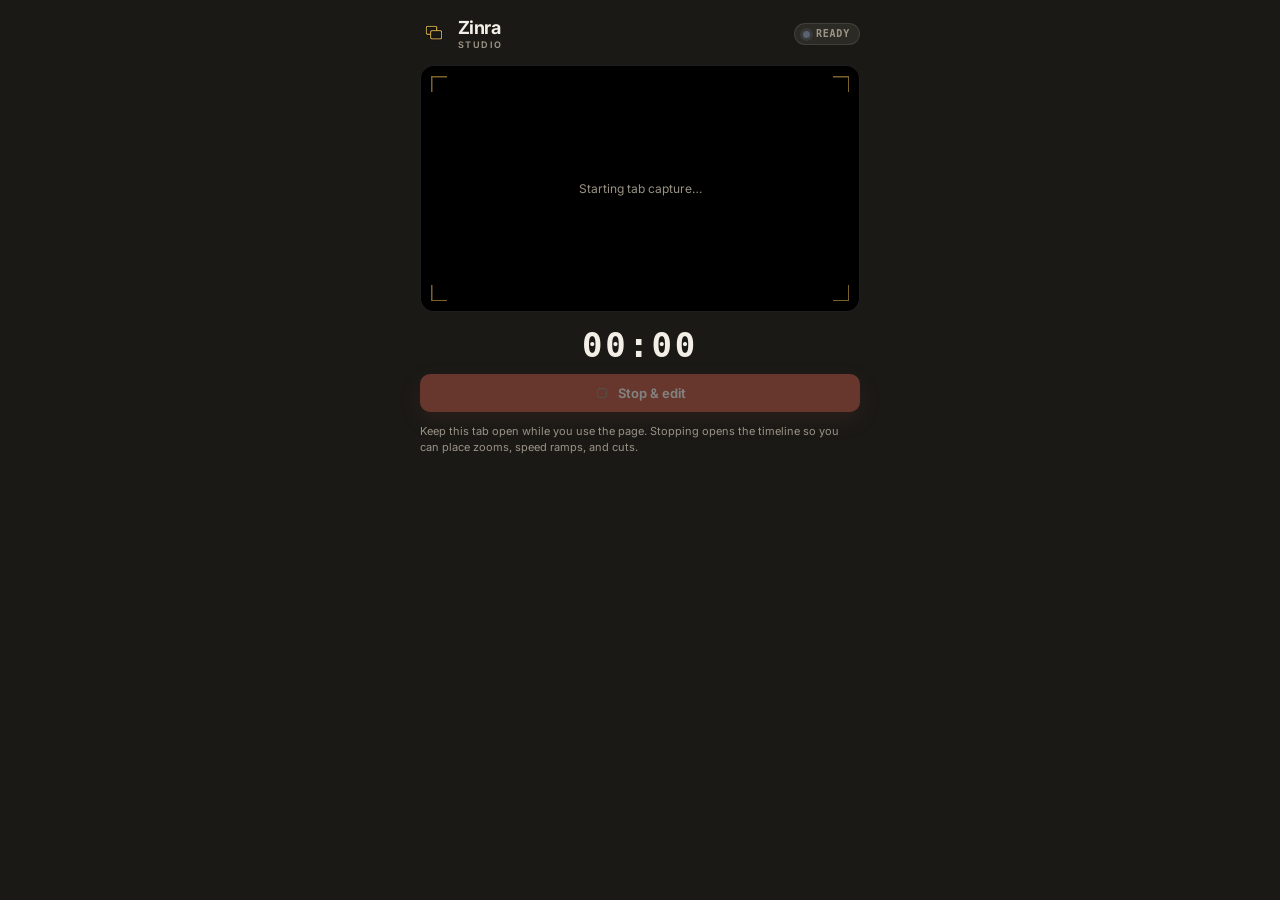
<file: recorder.html>
<!DOCTYPE html>
<html lang="en">
<head>
  <meta charset="UTF-8" />
  <meta name="viewport" content="width=device-width, initial-scale=1" />
  <title>Zinra</title>
  <link rel="preconnect" href="https://fonts.googleapis.com">
  <link rel="preconnect" href="https://fonts.gstatic.com" crossorigin>
  <link href="https://fonts.googleapis.com/css2?family=Inter:wght@400;500;600;650;700;800&display=swap" rel="stylesheet">
  <link rel="stylesheet" href="ui.css" />
</head>
<body class="recorder-body">
  <section id="recordView" class="capture-hud">
    <header class="brand-head">
      <div class="brand">
        <img class="brand-mark" src="icons/icon48.png" width="28" height="28" alt="" />
        <div>
          <h1>Zinra</h1>
          <p class="eyebrow">Studio</p>
        </div>
      </div>
      <span id="statusDot" class="hud-chip idle">Ready</span>
    </header>

    <div class="preview-wrap">
      <div class="viewport-corners" aria-hidden="true"></div>
      <video id="livePreview" autoplay muted playsinline></video>
      <div id="camHud" class="cam-hud hidden">
        <video id="camLive" autoplay muted playsinline></video>
      </div>
      <p id="previewHint" class="hint">Starting tab capture…</p>
    </div>

    <p id="timer" class="timer">00:00</p>
    <p id="error" class="error hidden"></p>

    <div class="actions">
      <button id="startBtn" class="btn primary hidden" type="button">
        <img class="ui-icon" src="icons/svg/record.svg" alt="" />
        <span class="btn-label">Start recording</span>
      </button>
      <button id="shareBtn" class="btn ghost hidden" type="button">
        <img class="ui-icon" src="icons/svg/share.svg" alt="" />
        <span class="btn-label">Share tab instead</span>
      </button>
      <button id="stopBtn" class="btn danger" type="button" disabled>
        <img class="ui-icon" src="icons/svg/stop.svg" alt="" />
        <span class="btn-label">Stop &amp; edit</span>
      </button>
    </div>

    <p class="fine">Keep this tab open while you use the page. Stopping opens the timeline so you can place zooms, speed ramps, and cuts.</p>
  </section>

  <section id="editView" class="hidden editor-app">
    <header class="editor-top">
      <div class="brand compact">
        <img class="brand-mark" src="icons/icon48.png" width="22" height="22" alt="" />
        <div>
          <h1>Zinra</h1>
          <p class="eyebrow">Studio</p>
        </div>
      </div>
      <span id="timeLabel" class="time-label">00:00.00 / 00:00.00</span>
      <div class="editor-top-actions">
        <span id="exportStatus" class="export-status"></span>
        <label class="quality-field" title="Export quality">
          <img class="ui-icon" src="icons/svg/settings.svg" alt="" />
          <select id="exportQuality" class="quality-select">
            <option value="auto">Match recording</option>
            <option value="720p">720p</option>
            <option value="1080p" selected>1080p</option>
            <option value="1080p60">1080p · 60fps · Pro</option>
            <option value="1440p">1440p · Pro</option>
            <option value="4k">4K · Pro</option>
          </select>
        </label>
        <span id="exportCreditsNote" class="export-credits hidden"></span>
        <button id="getProBtn" class="btn pro-cta" type="button">Get Pro</button>
        <span id="proChip" class="hud-chip pro-chip hidden">Pro</span>
        <button id="exportBtn" class="btn primary" type="button">
          <img class="ui-icon" src="icons/svg/export.svg" alt="" />
          <span class="btn-label">Export</span>
        </button>
      </div>
    </header>

    <aside class="editor-side">
      <div class="tool-tabs">
        <button id="tabZoom" class="tool-tab active" type="button">
          <img class="ui-icon" src="icons/svg/auto-zoom.svg" alt="" />
          <span>Zoom</span>
        </button>
        <button id="tabSpeed" class="tool-tab" type="button">
          <img class="ui-icon" src="icons/svg/speed.svg" alt="" />
          <span>Speed</span>
        </button>
        <button id="tabCut" class="tool-tab" type="button">
          <img class="ui-icon" src="icons/svg/cut.svg" alt="" />
          <span>Cut</span>
        </button>
        <button id="tabAudio" class="tool-tab" type="button">
          <img class="ui-icon" src="icons/svg/mic.svg" alt="" />
          <span>Audio</span>
        </button>
        <button id="tabCamera" class="tool-tab" type="button">
          <img class="ui-icon" src="icons/svg/camera.svg" alt="" />
          <span>Camera</span>
        </button>
        <button id="tabCursor" class="tool-tab" type="button">
          <img class="ui-icon" src="icons/svg/effects.svg" alt="" />
          <span>Effects</span>
        </button>
        <button id="tabCrop" class="tool-tab" type="button">
          <img class="ui-icon" src="icons/svg/crop.svg" alt="" />
          <span>Crop</span>
        </button>
        <button id="tabBackground" class="tool-tab" type="button">
          <img class="ui-icon" src="icons/svg/blur.svg" alt="" />
          <span>Background</span>
        </button>
        <button id="tabTrim" class="tool-tab" type="button">
          <img class="ui-icon" src="icons/svg/fit.svg" alt="" />
          <span>Trim</span>
        </button>
      </div>

      <div id="panelZoom" class="side-panel">
        <p class="panel-kicker">Follow</p>
        <label class="check">
          <input id="alwaysFollow" type="checkbox" checked />
          <span>Follow the mouse while zoomed</span>
        </label>
        <p class="panel-copy">Zoom only happens inside Zoom-track clips. Outside those clips the video stays full-frame.</p>
        <p class="panel-kicker">Segment</p>
        <p id="zoomEmpty" class="panel-copy">Auto zooms appear from clicks and typing. Drag a clip to move it; drag the edges to change how long it lasts. Save after you edit a segment.</p>
        <div id="zoomControls" class="hidden">
          <label class="check">
            <input id="zoomEnabled" type="checkbox" checked />
            <span>Enable this zoom</span>
          </label>
          <label class="field">
            <span>Depth</span>
            <select id="zoomDepth">
              <option value="shallow">Shallow · 1.25×</option>
              <option value="moderate" selected>Standard · 1.50×</option>
              <option value="deep">Deep · 2.20×</option>
              <option value="maximum">Maximum · 3.00×</option>
              <option value="custom">Custom</option>
            </select>
          </label>
          <label id="customZoomWrap" class="field">
            <span>Zoom amount <em id="clipZoomVal">1.50×</em></span>
            <input id="clipZoom" type="range" min="1.1" max="6" step="0.05" />
          </label>
          <label class="field">
            <span>Motion</span>
            <select id="zoomFollow">
              <option value="follow">Follow cursor</option>
              <option value="fixed">Fixed in place</option>
            </select>
          </label>
          <p class="panel-copy">If fixed, click the preview to set the focus point.</p>
          <label class="field">
            <span>Starts at (s)</span>
            <input id="clipStart" type="number" min="0" step="0.05" />
          </label>
          <label class="field">
            <span>Duration (s)</span>
            <input id="clipDuration" type="number" min="0.2" step="0.05" />
          </label>
          <p id="zoomSaveHint" class="save-hint"></p>
          <div class="side-actions">
            <button id="saveZoomBtn" class="btn save" type="button" disabled>
              <img class="ui-icon" src="icons/svg/confirm.svg" alt="" />
              <span class="btn-label">Save zoom</span>
            </button>
            <button id="applyAllBtn" class="btn ghost" type="button">Apply depth to all</button>
            <button id="rebuildZoomBtn" class="btn ghost" type="button">Rebuild auto zooms</button>
            <button id="splitBtn" class="btn ghost" type="button">Split at playhead</button>
            <button id="addZoomBtn" class="btn ghost" type="button">
              <img class="ui-icon" src="icons/svg/auto-zoom.svg" alt="" />
              <span class="btn-label">Add zoom here</span>
            </button>
            <button id="deleteZoomBtn" class="btn danger" type="button">
              <img class="ui-icon" src="icons/svg/delete.svg" alt="" />
              <span class="btn-label">Delete zoom</span>
            </button>
          </div>
        </div>
      </div>

      <div id="panelSpeed" class="side-panel hidden">
        <p class="panel-kicker">Segment</p>
        <p id="speedEmpty" class="panel-copy">Drag on empty space in the Speed track to mark a section that plays faster or slower. Save after you edit a segment.</p>
        <div id="speedControls" class="hidden">
          <label class="check">
            <input id="speedEnabled" type="checkbox" checked />
            <span>Enable this speed segment</span>
          </label>
          <label class="field">
            <span>Speed</span>
            <select id="speedMultiplier">
              <option value="0.25">0.25× (slow-mo)</option>
              <option value="0.5">0.5×</option>
              <option value="0.75">0.75×</option>
              <option value="1" selected>1× (normal)</option>
              <option value="1.5">1.5×</option>
              <option value="2">2×</option>
              <option value="3">3×</option>
              <option value="4">4×</option>
              <option value="6">6×</option>
              <option value="8">8× (fast-forward)</option>
            </select>
          </label>
          <label class="field">
            <span>Starts at (s)</span>
            <input id="speedStart" type="number" min="0" step="0.05" />
          </label>
          <label class="field">
            <span>Duration (s)</span>
            <input id="speedDuration" type="number" min="0.1" step="0.05" />
          </label>
          <p id="speedSaveHint" class="save-hint"></p>
          <div class="side-actions">
            <button id="saveSpeedBtn" class="btn save" type="button" disabled>
              <img class="ui-icon" src="icons/svg/confirm.svg" alt="" />
              <span class="btn-label">Save speed</span>
            </button>
            <button id="addSpeedBtn" class="btn ghost" type="button">Add speed segment here</button>
            <button id="deleteSpeedBtn" class="btn danger" type="button">
              <img class="ui-icon" src="icons/svg/delete.svg" alt="" />
              <span class="btn-label">Delete segment</span>
            </button>
          </div>
        </div>
        <p class="panel-copy">Speed segments compress or stretch that section in the exported video. Zooms keep tracking the same recorded cursor positions, just faster or slower.</p>
      </div>

      <div id="panelCut" class="side-panel hidden">
        <p class="panel-kicker">Segment</p>
        <p id="cutEmpty" class="panel-copy">Drag on empty space in the Cut track to mark a section to remove entirely. Save after you edit a segment.</p>
        <div id="cutControls" class="hidden">
          <label class="check">
            <input id="cutEnabled" type="checkbox" checked />
            <span>Enable this cut</span>
          </label>
          <label class="field">
            <span>Starts at (s)</span>
            <input id="cutStart" type="number" min="0" step="0.05" />
          </label>
          <label class="field">
            <span>Duration (s)</span>
            <input id="cutDuration" type="number" min="0.1" step="0.05" />
          </label>
          <p id="cutSaveHint" class="save-hint"></p>
          <div class="side-actions">
            <button id="saveCutBtn" class="btn save" type="button" disabled>
              <img class="ui-icon" src="icons/svg/confirm.svg" alt="" />
              <span class="btn-label">Save cut</span>
            </button>
            <button id="addCutBtn" class="btn ghost" type="button">Add cut here</button>
            <button id="deleteCutBtn" class="btn danger" type="button">
              <img class="ui-icon" src="icons/svg/delete.svg" alt="" />
              <span class="btn-label">Delete cut</span>
            </button>
          </div>
        </div>
        <p id="cutSummary" class="panel-copy"></p>
      </div>

      <div id="panelAudio" class="side-panel hidden">
        <p class="panel-kicker">Track</p>
        <p id="audioEmpty" class="panel-copy">Add a voiceover or music file. It plays at the position you place it and follows this recording's cuts and speed changes, just like the picture.</p>
        <input id="audioFileInput" type="file" accept="audio/*" class="hidden" />
        <button id="addAudioBtn" class="btn ghost" type="button">
          <img class="ui-icon" src="icons/svg/import.svg" alt="" />
          <span class="btn-label">Add audio file</span>
        </button>
        <div id="audioControls" class="hidden">
          <label class="check">
            <input id="audioEnabled" type="checkbox" checked />
            <span>Enable this track</span>
          </label>
          <p id="audioFileName" class="panel-copy"></p>
          <label class="check">
            <input id="audioMuted" type="checkbox" />
            <span class="check-copy">
              <img class="ui-icon" src="icons/svg/mute.svg" alt="" />
              Mute
            </span>
          </label>
          <label class="field">
            <span>Volume <em id="audioVolumeVal">100%</em></span>
            <input id="audioVolume" type="range" min="0" max="1.5" step="0.05" value="1" />
          </label>
          <label class="field">
            <span>Starts at (s)</span>
            <input id="audioStart" type="number" min="0" step="0.05" />
          </label>
          <label class="field">
            <span>Duration (s)</span>
            <input id="audioDuration" type="number" min="0.2" step="0.05" />
          </label>
          <p id="audioSaveHint" class="save-hint"></p>
          <div class="side-actions">
            <button id="saveAudioBtn" class="btn save" type="button" disabled>
              <img class="ui-icon" src="icons/svg/confirm.svg" alt="" />
              <span class="btn-label">Save audio</span>
            </button>
            <button id="addAudioBtn2" class="btn ghost" type="button">
              <img class="ui-icon" src="icons/svg/import.svg" alt="" />
              <span class="btn-label">Add another file</span>
            </button>
            <button id="deleteAudioBtn" class="btn danger" type="button">
              <img class="ui-icon" src="icons/svg/delete.svg" alt="" />
              <span class="btn-label">Remove track</span>
            </button>
          </div>
        </div>
      </div>

      <div id="panelCamera" class="side-panel hidden">
        <p class="panel-kicker">Bubble</p>
        <p id="cameraEmpty" class="panel-copy">Turn on Include camera in the Zinra popup before you record. The webcam is saved with the take, then you can drag and resize this circle on the preview.</p>
        <div id="cameraControls" class="hidden">
          <label class="check">
            <input id="cameraEnabled" type="checkbox" checked />
            <span>Show camera</span>
          </label>
          <label class="check">
            <input id="cameraMirror" type="checkbox" checked />
            <span>Mirror</span>
          </label>
          <label class="field">
            <span>Size <em id="cameraSizeVal">22%</em></span>
            <input id="cameraSize" type="range" min="0.08" max="0.55" step="0.01" value="0.22" />
          </label>
          <p class="panel-copy">Drag the circle on the preview to move it. Drag the saffron knob on the rim to resize.</p>
        </div>
      </div>

      <div id="panelCursor" class="side-panel hidden">
        <p class="panel-kicker">On click</p>
        <p class="panel-copy">Plays a short effect at the exact spot and moment of each recorded click.</p>
        <div id="clickEffectPicker" class="cursor-picker"></div>
        <p id="clickEffectProNote" class="cursor-pro-note hidden">That effect is Pro. Click to unlock.</p>
        <p class="panel-kicker">Camera</p>
        <label class="check">
          <input id="smoothMove" type="checkbox" checked />
          <span>Smooth movement</span>
        </label>
        <label class="field">
          <span>Follow lag <em id="followLagVal">Snappy</em></span>
          <input id="followLag" type="range" min="0.16" max="0.65" step="0.01" value="0.24" />
        </label>
        <p class="panel-copy">Controls how the camera eases when panning and zooming between segments.</p>
      </div>

      <div id="panelCrop" class="side-panel hidden">
        <p class="panel-kicker">Frame</p>
        <label class="field">
          <span>Aspect ratio</span>
          <select id="cropAspect">
            <option value="original">Original</option>
            <option value="16:9">16:9 · Widescreen</option>
            <option value="9:16">9:16 · Phone</option>
            <option value="1:1">1:1 · Square</option>
            <option value="4:5">4:5 · Portrait</option>
          </select>
        </label>
        <p class="panel-copy">Crops straight from the recording's full resolution, so nothing gets softer. Drag the preview to reposition the frame. Window and tab shares trim Chrome's extra texture edges automatically — Original is the real window, not the green padding.</p>
      </div>

      <div id="panelBackground" class="side-panel hidden">
        <p class="panel-kicker">Style</p>
        <div id="backgroundStylePicker" class="seg-group"></div>
        <p class="panel-copy">Shows in the padding around the recording.</p>

        <div id="backgroundColorWrap">
          <p class="panel-kicker">Color</p>
          <div id="backgroundColorPicker" class="cursor-picker"></div>
          <div class="field-row">
            <label class="field">
              <span id="backgroundColorALabel">Custom</span>
              <input id="backgroundColorAInput" type="color" value="#1a1916" />
            </label>
            <label id="backgroundColorBField" class="field hidden">
              <span>Color B</span>
              <input id="backgroundColorBInput" type="color" value="#e0b44a" />
            </label>
          </div>
        </div>

        <div id="backgroundImageWrap" class="hidden">
          <p class="panel-kicker">Image</p>
          <label class="btn ghost small file-btn">
            Choose image
            <input id="backgroundImageInput" type="file" accept="image/*" class="hidden" />
          </label>
          <p id="backgroundImageName" class="panel-copy">No image chosen</p>
          <button id="backgroundImageClear" type="button" class="btn ghost small hidden">Remove image</button>
          <p id="backgroundImageStatus" class="panel-copy"></p>
        </div>

        <div id="backgroundBlurSection">
          <p class="panel-kicker">Blur</p>
          <div id="backgroundBlurPicker" class="seg-group"></div>
          <p id="backgroundBlurNote" class="panel-copy hidden">Only visible with a Blurred or Image style — Solid and Gradient fill edge to edge.</p>
        </div>

        <p class="panel-kicker">Padding</p>
        <label class="field">
          <span>
            Amount
            <span class="num-field">
              <input id="backgroundPaddingNum" type="number" min="0" max="35" step="1" value="0" />
              <em>%</em>
            </span>
          </span>
          <input id="backgroundPaddingInput" type="range" min="0" max="0.35" step="0.01" value="0" />
        </label>
        <p class="panel-copy">Insets the recording so the background shows around it.</p>
      </div>

      <div id="panelTrim" class="side-panel hidden">
        <p class="panel-kicker">Clip</p>
        <label class="field">
          <span>Trim start (s)</span>
          <input id="trimStart" type="number" min="0" step="0.05" value="0" />
        </label>
        <label class="field">
          <span>Trim end (s)</span>
          <input id="trimEnd" type="number" min="0" step="0.05" />
        </label>
        <p id="trimSaveHint" class="save-hint"></p>
        <div class="side-actions">
          <button id="saveTrimBtn" class="btn save" type="button" disabled>
            <img class="ui-icon" src="icons/svg/confirm.svg" alt="" />
            <span class="btn-label">Save trim</span>
          </button>
        </div>
        <p class="panel-copy">Drag the handles on the video track, or type times here and save.</p>
      </div>
    </aside>

    <main class="editor-stage">
      <div id="stageFrame" class="stage-frame">
        <div id="viewport" class="viewport">
          <div class="viewport-corners" aria-hidden="true"></div>
          <video id="sourceVideo" class="source-video" playsinline preload="auto"></video>
          <video id="camVideo" class="source-video" playsinline muted preload="auto"></video>
          <canvas id="editCanvas"></canvas>
          <p id="loadStatus" class="hint">Loading recording…</p>
          <div class="viewport-actions">
            <button id="fullscreenBtn" class="viewport-fullscreen-btn" type="button" title="Fullscreen">
              <svg viewBox="0 0 20 20" width="16" height="16" fill="none" stroke="currentColor" stroke-width="1.8" stroke-linecap="round">
                <path d="M7 3H3v4M13 3h4v4M7 17H3v-4M13 17h4v-4" />
              </svg>
            </button>
          </div>
        </div>
      </div>
    </main>

    <footer class="editor-timeline">
      <div class="transport">
        <button id="backBtn" class="btn icon" type="button" title="Back 1s">
          <img class="ui-icon" src="icons/svg/previous.svg" alt="" />
        </button>
        <button id="playBtn" class="btn play-btn" type="button">
          <img class="ui-icon" src="icons/svg/play.svg" alt="" />
          <span class="btn-label">Play</span>
        </button>
        <button id="fwdBtn" class="btn icon" type="button" title="Forward 1s">
          <img class="ui-icon" src="icons/svg/next.svg" alt="" />
        </button>
        <span class="kbd-hint">Space play · Del removes selected · ⌘S save</span>
        <span class="transport-spacer"></span>
        <button id="timelineZoomOut" class="btn icon" type="button" title="Zoom out timeline">
          <img class="ui-icon" src="icons/svg/zoom-out.svg" alt="" />
        </button>
        <button id="timelineFit" class="btn ghost" type="button" title="Fit timeline">
          <img class="ui-icon" src="icons/svg/fit.svg" alt="" />
          <span class="btn-label">Fit</span>
        </button>
        <button id="timelineZoomIn" class="btn icon" type="button" title="Zoom in timeline">
          <img class="ui-icon" src="icons/svg/zoom-in.svg" alt="" />
        </button>
      </div>
      <div id="timelineScroll" class="timeline-scroll">
        <div class="timeline-labels">
          <div class="ruler-spacer"></div>
          <div class="track-label" data-track="video"><i class="swatch video"></i>Video</div>
          <div class="track-label" data-track="zoom"><i class="swatch zoom"></i>Zoom</div>
          <div class="track-label" data-track="speed"><i class="swatch speed"></i>Speed</div>
          <div class="track-label" data-track="cut"><i class="swatch cut"></i>Cut</div>
          <div class="track-label" data-track="audio"><i class="swatch audio"></i>Audio</div>
        </div>
        <div id="timelineInner" class="timeline-inner">
          <div id="ruler" class="ruler"></div>
          <div id="videoTrack" class="lane">
            <div id="videoClip" class="video-clip">
              <span class="trim-handle left" data-trim="start"></span>
              <span class="trim-handle right" data-trim="end"></span>
            </div>
          </div>
          <div id="zoomTrack" class="lane zoom-lane"></div>
          <div id="speedTrack" class="lane speed-lane"></div>
          <div id="cutTrack" class="lane cut-lane"></div>
          <div id="audioTrack" class="lane audio-lane"></div>
          <div id="playhead" class="playhead"></div>
        </div>
      </div>
    </footer>

    <div id="exportOverlay" class="export-overlay hidden">
      <div class="export-modal">
        <div class="spinner" aria-hidden="true"></div>
        <p id="exportOverlayStatus" class="export-overlay-status">Exporting…</p>
        <div class="export-progress">
          <div id="exportProgressBar" class="export-progress-fill"></div>
        </div>
      </div>
    </div>

    <div id="paywallOverlay" class="export-overlay hidden">
      <div class="export-modal paywall-modal">
        <button id="paywallCloseBtn" class="paywall-close" type="button" title="Close">×</button>
        <p id="paywallKicker" class="eyebrow">Upgrade</p>
        <h3 id="paywallTitle" class="paywall-title">Zinra Pro</h3>
        <p id="paywallCopy" class="paywall-copy">Unlimited exports, 4K and 60fps, plus extra click effects. Checkout opens in the browser — paste the license key here.</p>
        <div class="paywall-plans">
          <div class="paywall-plan">
            <p class="paywall-plan-price">$7<span>/mo</span></p>
            <p class="paywall-plan-name">Monthly</p>
          </div>
          <div class="paywall-plan">
            <p class="paywall-plan-price">$49<span>/yr</span></p>
            <p class="paywall-plan-name">Yearly</p>
          </div>
        </div>
        <a id="paywallBuyBtn" class="btn primary" href="https://zinrastudio.lemonsqueezy.com/checkout/buy/835ba522-81e3-4487-9549-def8dd233e84" target="_blank" rel="noopener">Get Zinra Pro</a>
        <p class="paywall-divider">Already have a license?</p>
        <label class="field">
          <span>License key</span>
          <input id="licenseKeyInput" type="text" placeholder="XXXX-XXXX-XXXX-XXXX" autocomplete="off" spellcheck="false" />
        </label>
        <button id="activateLicenseBtn" class="btn ghost" type="button">Activate license</button>
        <p id="licenseStatus" class="license-status"></p>
      </div>
    </div>
  </section>

  <script type="module" src="recorder.js"></script>
</body>
</html>
</file>
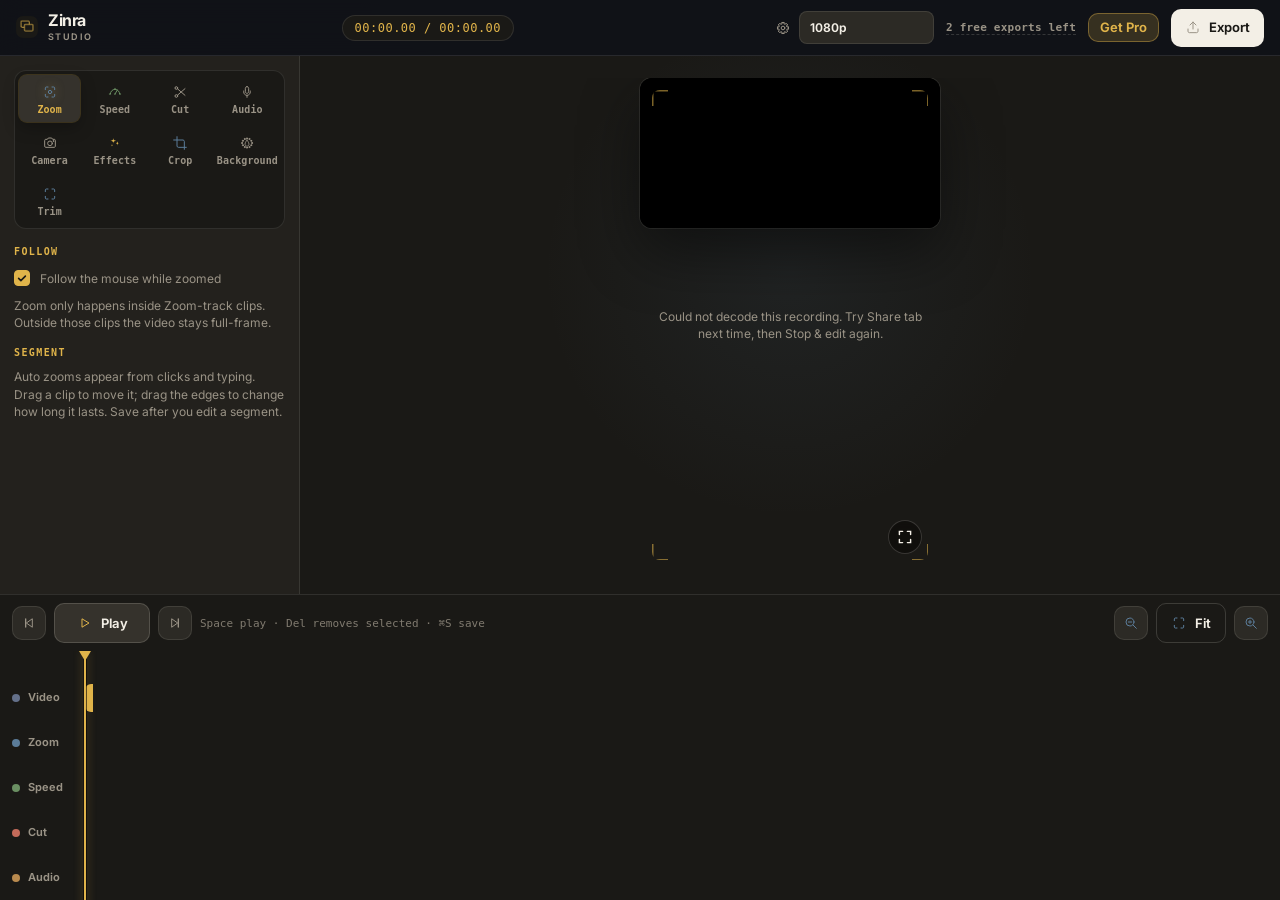
<file: store-assets/shots/editor.html>
<!DOCTYPE html>
<html lang="en">
<head>
  <meta charset="UTF-8" />
  <meta name="viewport" content="width=device-width, initial-scale=1" />
  <title>Zinra</title>
  <link rel="preconnect" href="https://fonts.googleapis.com">
  <link rel="preconnect" href="https://fonts.gstatic.com" crossorigin>
  <link href="https://fonts.googleapis.com/css2?family=Inter:wght@400;500;600;650;700;800&display=swap" rel="stylesheet">
  <link rel="stylesheet" href="../../ui.css" />
  <style>
    html, body { width: 1280px; height: 800px; overflow: hidden; }
  </style>
</head>
<body class="recorder-body">
  <section id="recordView" class="capture-hud">
    <header class="brand-head">
      <div class="brand">
        <img class="brand-mark" src="../../icons/icon48.png" width="28" height="28" alt="" />
        <div>
          <h1>Zinra</h1>
          <p class="eyebrow">Studio</p>
        </div>
      </div>
      <span id="statusDot" class="hud-chip idle">Ready</span>
    </header>

    <div class="preview-wrap">
      <div class="viewport-corners" aria-hidden="true"></div>
      <video id="livePreview" autoplay muted playsinline></video>
      <div id="camHud" class="cam-hud hidden">
        <video id="camLive" autoplay muted playsinline></video>
      </div>
      <p id="previewHint" class="hint">Starting tab capture…</p>
    </div>

    <p id="timer" class="timer">00:00</p>
    <p id="error" class="error hidden"></p>

    <div class="actions">
      <button id="startBtn" class="btn primary hidden" type="button">
        <img class="ui-icon" src="../../icons/svg/record.svg" alt="" />
        <span class="btn-label">Start recording</span>
      </button>
      <button id="shareBtn" class="btn ghost hidden" type="button">
        <img class="ui-icon" src="../../icons/svg/share.svg" alt="" />
        <span class="btn-label">Share tab instead</span>
      </button>
      <button id="stopBtn" class="btn danger" type="button" disabled>
        <img class="ui-icon" src="../../icons/svg/stop.svg" alt="" />
        <span class="btn-label">Stop &amp; edit</span>
      </button>
    </div>

    <p class="fine">Keep this tab open while you use the page. Stopping opens the timeline so you can place zooms, speed ramps, and cuts.</p>
  </section>

  <section id="editView" class="hidden editor-app">
    <header class="editor-top">
      <div class="brand compact">
        <img class="brand-mark" src="../../icons/icon48.png" width="22" height="22" alt="" />
        <div>
          <h1>Zinra</h1>
          <p class="eyebrow">Studio</p>
        </div>
      </div>
      <span id="timeLabel" class="time-label">00:00.00 / 00:00.00</span>
      <div class="editor-top-actions">
        <span id="exportStatus" class="export-status"></span>
        <label class="quality-field" title="Export quality">
          <img class="ui-icon" src="../../icons/svg/settings.svg" alt="" />
          <select id="exportQuality" class="quality-select">
            <option value="auto">Match recording</option>
            <option value="720p">720p</option>
            <option value="1080p" selected>1080p</option>
            <option value="1080p60">1080p · 60fps · Pro</option>
            <option value="1440p">1440p · Pro</option>
            <option value="4k">4K · Pro</option>
          </select>
        </label>
        <span id="exportCreditsNote" class="export-credits hidden"></span>
        <button id="getProBtn" class="btn pro-cta" type="button">Get Pro</button>
        <span id="proChip" class="hud-chip pro-chip hidden">Pro</span>
        <button id="exportBtn" class="btn primary" type="button">
          <img class="ui-icon" src="../../icons/svg/export.svg" alt="" />
          <span class="btn-label">Export</span>
        </button>
      </div>
    </header>

    <aside class="editor-side">
      <div class="tool-tabs">
        <button id="tabZoom" class="tool-tab active" type="button">
          <img class="ui-icon" src="../../icons/svg/auto-zoom.svg" alt="" />
          <span>Zoom</span>
        </button>
        <button id="tabSpeed" class="tool-tab" type="button">
          <img class="ui-icon" src="../../icons/svg/speed.svg" alt="" />
          <span>Speed</span>
        </button>
        <button id="tabCut" class="tool-tab" type="button">
          <img class="ui-icon" src="../../icons/svg/cut.svg" alt="" />
          <span>Cut</span>
        </button>
        <button id="tabAudio" class="tool-tab" type="button">
          <img class="ui-icon" src="../../icons/svg/mic.svg" alt="" />
          <span>Audio</span>
        </button>
        <button id="tabCamera" class="tool-tab" type="button">
          <img class="ui-icon" src="../../icons/svg/camera.svg" alt="" />
          <span>Camera</span>
        </button>
        <button id="tabCursor" class="tool-tab" type="button">
          <img class="ui-icon" src="../../icons/svg/effects.svg" alt="" />
          <span>Effects</span>
        </button>
        <button id="tabCrop" class="tool-tab" type="button">
          <img class="ui-icon" src="../../icons/svg/crop.svg" alt="" />
          <span>Crop</span>
        </button>
        <button id="tabBackground" class="tool-tab" type="button">
          <img class="ui-icon" src="../../icons/svg/blur.svg" alt="" />
          <span>Background</span>
        </button>
        <button id="tabTrim" class="tool-tab" type="button">
          <img class="ui-icon" src="../../icons/svg/fit.svg" alt="" />
          <span>Trim</span>
        </button>
      </div>

      <div id="panelZoom" class="side-panel">
        <p class="panel-kicker">Follow</p>
        <label class="check">
          <input id="alwaysFollow" type="checkbox" checked />
          <span>Follow the mouse while zoomed</span>
        </label>
        <p class="panel-copy">Zoom only happens inside Zoom-track clips. Outside those clips the video stays full-frame.</p>
        <p class="panel-kicker">Segment</p>
        <p id="zoomEmpty" class="panel-copy">Auto zooms appear from clicks and typing. Drag a clip to move it; drag the edges to change how long it lasts. Save after you edit a segment.</p>
        <div id="zoomControls" class="hidden">
          <label class="check">
            <input id="zoomEnabled" type="checkbox" checked />
            <span>Enable this zoom</span>
          </label>
          <label class="field">
            <span>Depth</span>
            <select id="zoomDepth">
              <option value="shallow">Shallow · 1.25×</option>
              <option value="moderate" selected>Standard · 1.50×</option>
              <option value="deep">Deep · 2.20×</option>
              <option value="maximum">Maximum · 3.00×</option>
              <option value="custom">Custom</option>
            </select>
          </label>
          <label id="customZoomWrap" class="field">
            <span>Zoom amount <em id="clipZoomVal">1.50×</em></span>
            <input id="clipZoom" type="range" min="1.1" max="6" step="0.05" />
          </label>
          <label class="field">
            <span>Motion</span>
            <select id="zoomFollow">
              <option value="follow">Follow cursor</option>
              <option value="fixed">Fixed in place</option>
            </select>
          </label>
          <p class="panel-copy">If fixed, click the preview to set the focus point.</p>
          <label class="field">
            <span>Starts at (s)</span>
            <input id="clipStart" type="number" min="0" step="0.05" />
          </label>
          <label class="field">
            <span>Duration (s)</span>
            <input id="clipDuration" type="number" min="0.2" step="0.05" />
          </label>
          <p id="zoomSaveHint" class="save-hint"></p>
          <div class="side-actions">
            <button id="saveZoomBtn" class="btn save" type="button" disabled>
              <img class="ui-icon" src="../../icons/svg/confirm.svg" alt="" />
              <span class="btn-label">Save zoom</span>
            </button>
            <button id="applyAllBtn" class="btn ghost" type="button">Apply depth to all</button>
            <button id="rebuildZoomBtn" class="btn ghost" type="button">Rebuild auto zooms</button>
            <button id="splitBtn" class="btn ghost" type="button">Split at playhead</button>
            <button id="addZoomBtn" class="btn ghost" type="button">
              <img class="ui-icon" src="../../icons/svg/auto-zoom.svg" alt="" />
              <span class="btn-label">Add zoom here</span>
            </button>
            <button id="deleteZoomBtn" class="btn danger" type="button">
              <img class="ui-icon" src="../../icons/svg/delete.svg" alt="" />
              <span class="btn-label">Delete zoom</span>
            </button>
          </div>
        </div>
      </div>

      <div id="panelSpeed" class="side-panel hidden">
        <p class="panel-kicker">Segment</p>
        <p id="speedEmpty" class="panel-copy">Drag on empty space in the Speed track to mark a section that plays faster or slower. Save after you edit a segment.</p>
        <div id="speedControls" class="hidden">
          <label class="check">
            <input id="speedEnabled" type="checkbox" checked />
            <span>Enable this speed segment</span>
          </label>
          <label class="field">
            <span>Speed</span>
            <select id="speedMultiplier">
              <option value="0.25">0.25× (slow-mo)</option>
              <option value="0.5">0.5×</option>
              <option value="0.75">0.75×</option>
              <option value="1" selected>1× (normal)</option>
              <option value="1.5">1.5×</option>
              <option value="2">2×</option>
              <option value="3">3×</option>
              <option value="4">4×</option>
              <option value="6">6×</option>
              <option value="8">8× (fast-forward)</option>
            </select>
          </label>
          <label class="field">
            <span>Starts at (s)</span>
            <input id="speedStart" type="number" min="0" step="0.05" />
          </label>
          <label class="field">
            <span>Duration (s)</span>
            <input id="speedDuration" type="number" min="0.1" step="0.05" />
          </label>
          <p id="speedSaveHint" class="save-hint"></p>
          <div class="side-actions">
            <button id="saveSpeedBtn" class="btn save" type="button" disabled>
              <img class="ui-icon" src="../../icons/svg/confirm.svg" alt="" />
              <span class="btn-label">Save speed</span>
            </button>
            <button id="addSpeedBtn" class="btn ghost" type="button">Add speed segment here</button>
            <button id="deleteSpeedBtn" class="btn danger" type="button">
              <img class="ui-icon" src="../../icons/svg/delete.svg" alt="" />
              <span class="btn-label">Delete segment</span>
            </button>
          </div>
        </div>
        <p class="panel-copy">Speed segments compress or stretch that section in the exported video. Zooms keep tracking the same recorded cursor positions, just faster or slower.</p>
      </div>

      <div id="panelCut" class="side-panel hidden">
        <p class="panel-kicker">Segment</p>
        <p id="cutEmpty" class="panel-copy">Drag on empty space in the Cut track to mark a section to remove entirely. Save after you edit a segment.</p>
        <div id="cutControls" class="hidden">
          <label class="check">
            <input id="cutEnabled" type="checkbox" checked />
            <span>Enable this cut</span>
          </label>
          <label class="field">
            <span>Starts at (s)</span>
            <input id="cutStart" type="number" min="0" step="0.05" />
          </label>
          <label class="field">
            <span>Duration (s)</span>
            <input id="cutDuration" type="number" min="0.1" step="0.05" />
          </label>
          <p id="cutSaveHint" class="save-hint"></p>
          <div class="side-actions">
            <button id="saveCutBtn" class="btn save" type="button" disabled>
              <img class="ui-icon" src="../../icons/svg/confirm.svg" alt="" />
              <span class="btn-label">Save cut</span>
            </button>
            <button id="addCutBtn" class="btn ghost" type="button">Add cut here</button>
            <button id="deleteCutBtn" class="btn danger" type="button">
              <img class="ui-icon" src="../../icons/svg/delete.svg" alt="" />
              <span class="btn-label">Delete cut</span>
            </button>
          </div>
        </div>
        <p id="cutSummary" class="panel-copy"></p>
      </div>

      <div id="panelAudio" class="side-panel hidden">
        <p class="panel-kicker">Track</p>
        <p id="audioEmpty" class="panel-copy">Add a voiceover or music file. It plays at the position you place it and follows this recording's cuts and speed changes, just like the picture.</p>
        <input id="audioFileInput" type="file" accept="audio/*" class="hidden" />
        <button id="addAudioBtn" class="btn ghost" type="button">
          <img class="ui-icon" src="../../icons/svg/import.svg" alt="" />
          <span class="btn-label">Add audio file</span>
        </button>
        <div id="audioControls" class="hidden">
          <label class="check">
            <input id="audioEnabled" type="checkbox" checked />
            <span>Enable this track</span>
          </label>
          <p id="audioFileName" class="panel-copy"></p>
          <label class="check">
            <input id="audioMuted" type="checkbox" />
            <span class="check-copy">
              <img class="ui-icon" src="../../icons/svg/mute.svg" alt="" />
              Mute
            </span>
          </label>
          <label class="field">
            <span>Volume <em id="audioVolumeVal">100%</em></span>
            <input id="audioVolume" type="range" min="0" max="1.5" step="0.05" value="1" />
          </label>
          <label class="field">
            <span>Starts at (s)</span>
            <input id="audioStart" type="number" min="0" step="0.05" />
          </label>
          <label class="field">
            <span>Duration (s)</span>
            <input id="audioDuration" type="number" min="0.2" step="0.05" />
          </label>
          <p id="audioSaveHint" class="save-hint"></p>
          <div class="side-actions">
            <button id="saveAudioBtn" class="btn save" type="button" disabled>
              <img class="ui-icon" src="../../icons/svg/confirm.svg" alt="" />
              <span class="btn-label">Save audio</span>
            </button>
            <button id="addAudioBtn2" class="btn ghost" type="button">
              <img class="ui-icon" src="../../icons/svg/import.svg" alt="" />
              <span class="btn-label">Add another file</span>
            </button>
            <button id="deleteAudioBtn" class="btn danger" type="button">
              <img class="ui-icon" src="../../icons/svg/delete.svg" alt="" />
              <span class="btn-label">Remove track</span>
            </button>
          </div>
        </div>
      </div>

      <div id="panelCamera" class="side-panel hidden">
        <p class="panel-kicker">Bubble</p>
        <p id="cameraEmpty" class="panel-copy">Turn on Include camera in the Zinra popup before you record. The webcam is saved with the take, then you can drag and resize this circle on the preview.</p>
        <div id="cameraControls" class="hidden">
          <label class="check">
            <input id="cameraEnabled" type="checkbox" checked />
            <span>Show camera</span>
          </label>
          <label class="check">
            <input id="cameraMirror" type="checkbox" checked />
            <span>Mirror</span>
          </label>
          <label class="field">
            <span>Size <em id="cameraSizeVal">22%</em></span>
            <input id="cameraSize" type="range" min="0.08" max="0.55" step="0.01" value="0.22" />
          </label>
          <p class="panel-copy">Drag the circle on the preview to move it. Drag the saffron knob on the rim to resize.</p>
        </div>
      </div>

      <div id="panelCursor" class="side-panel hidden">
        <p class="panel-kicker">On click</p>
        <p class="panel-copy">Plays a short effect at the exact spot and moment of each recorded click.</p>
        <div id="clickEffectPicker" class="cursor-picker"></div>
        <p id="clickEffectProNote" class="cursor-pro-note hidden">That effect is Pro. Click to unlock.</p>
        <p class="panel-kicker">Camera</p>
        <label class="check">
          <input id="smoothMove" type="checkbox" checked />
          <span>Smooth movement</span>
        </label>
        <label class="field">
          <span>Follow lag <em id="followLagVal">Snappy</em></span>
          <input id="followLag" type="range" min="0.16" max="0.65" step="0.01" value="0.24" />
        </label>
        <p class="panel-copy">Controls how the camera eases when panning and zooming between segments.</p>
      </div>

      <div id="panelCrop" class="side-panel hidden">
        <p class="panel-kicker">Frame</p>
        <label class="field">
          <span>Aspect ratio</span>
          <select id="cropAspect">
            <option value="original">Original</option>
            <option value="16:9">16:9 · Widescreen</option>
            <option value="9:16">9:16 · Phone</option>
            <option value="1:1">1:1 · Square</option>
            <option value="4:5">4:5 · Portrait</option>
          </select>
        </label>
        <p class="panel-copy">Crops straight from the recording's full resolution, so nothing gets softer. Drag the preview to reposition the frame. Window and tab shares trim Chrome's extra texture edges automatically — Original is the real window, not the green padding.</p>
      </div>

      <div id="panelBackground" class="side-panel hidden">
        <p class="panel-kicker">Style</p>
        <div id="backgroundStylePicker" class="seg-group"></div>
        <p class="panel-copy">Shows in the padding around the recording.</p>

        <div id="backgroundColorWrap">
          <p class="panel-kicker">Color</p>
          <div id="backgroundColorPicker" class="cursor-picker"></div>
          <div class="field-row">
            <label class="field">
              <span id="backgroundColorALabel">Custom</span>
              <input id="backgroundColorAInput" type="color" value="#1a1916" />
            </label>
            <label id="backgroundColorBField" class="field hidden">
              <span>Color B</span>
              <input id="backgroundColorBInput" type="color" value="#e0b44a" />
            </label>
          </div>
        </div>

        <div id="backgroundImageWrap" class="hidden">
          <p class="panel-kicker">Image</p>
          <label class="btn ghost small file-btn">
            Choose image
            <input id="backgroundImageInput" type="file" accept="image/*" class="hidden" />
          </label>
          <p id="backgroundImageName" class="panel-copy">No image chosen</p>
          <button id="backgroundImageClear" type="button" class="btn ghost small hidden">Remove image</button>
          <p id="backgroundImageStatus" class="panel-copy"></p>
        </div>

        <div id="backgroundBlurSection">
          <p class="panel-kicker">Blur</p>
          <div id="backgroundBlurPicker" class="seg-group"></div>
          <p id="backgroundBlurNote" class="panel-copy hidden">Only visible with a Blurred or Image style — Solid and Gradient fill edge to edge.</p>
        </div>

        <p class="panel-kicker">Padding</p>
        <label class="field">
          <span>
            Amount
            <span class="num-field">
              <input id="backgroundPaddingNum" type="number" min="0" max="35" step="1" value="0" />
              <em>%</em>
            </span>
          </span>
          <input id="backgroundPaddingInput" type="range" min="0" max="0.35" step="0.01" value="0" />
        </label>
        <p class="panel-copy">Insets the recording so the background shows around it.</p>
      </div>

      <div id="panelTrim" class="side-panel hidden">
        <p class="panel-kicker">Clip</p>
        <label class="field">
          <span>Trim start (s)</span>
          <input id="trimStart" type="number" min="0" step="0.05" value="0" />
        </label>
        <label class="field">
          <span>Trim end (s)</span>
          <input id="trimEnd" type="number" min="0" step="0.05" />
        </label>
        <p id="trimSaveHint" class="save-hint"></p>
        <div class="side-actions">
          <button id="saveTrimBtn" class="btn save" type="button" disabled>
            <img class="ui-icon" src="../../icons/svg/confirm.svg" alt="" />
            <span class="btn-label">Save trim</span>
          </button>
        </div>
        <p class="panel-copy">Drag the handles on the video track, or type times here and save.</p>
      </div>
    </aside>

    <main class="editor-stage">
      <div id="stageFrame" class="stage-frame">
        <div id="viewport" class="viewport">
          <div class="viewport-corners" aria-hidden="true"></div>
          <video id="sourceVideo" class="source-video" playsinline preload="auto"></video>
          <video id="camVideo" class="source-video" playsinline muted preload="auto"></video>
          <canvas id="editCanvas"></canvas>
          <p id="loadStatus" class="hint">Loading recording…</p>
          <div class="viewport-actions">
            <button id="fullscreenBtn" class="viewport-fullscreen-btn" type="button" title="Fullscreen">
              <svg viewBox="0 0 20 20" width="16" height="16" fill="none" stroke="currentColor" stroke-width="1.8" stroke-linecap="round">
                <path d="M7 3H3v4M13 3h4v4M7 17H3v-4M13 17h4v-4" />
              </svg>
            </button>
          </div>
        </div>
      </div>
    </main>

    <footer class="editor-timeline">
      <div class="transport">
        <button id="backBtn" class="btn icon" type="button" title="Back 1s">
          <img class="ui-icon" src="../../icons/svg/previous.svg" alt="" />
        </button>
        <button id="playBtn" class="btn play-btn" type="button">
          <img class="ui-icon" src="../../icons/svg/play.svg" alt="" />
          <span class="btn-label">Play</span>
        </button>
        <button id="fwdBtn" class="btn icon" type="button" title="Forward 1s">
          <img class="ui-icon" src="../../icons/svg/next.svg" alt="" />
        </button>
        <span class="kbd-hint">Space play · Del removes selected · ⌘S save</span>
        <span class="transport-spacer"></span>
        <button id="timelineZoomOut" class="btn icon" type="button" title="Zoom out timeline">
          <img class="ui-icon" src="../../icons/svg/zoom-out.svg" alt="" />
        </button>
        <button id="timelineFit" class="btn ghost" type="button" title="Fit timeline">
          <img class="ui-icon" src="../../icons/svg/fit.svg" alt="" />
          <span class="btn-label">Fit</span>
        </button>
        <button id="timelineZoomIn" class="btn icon" type="button" title="Zoom in timeline">
          <img class="ui-icon" src="../../icons/svg/zoom-in.svg" alt="" />
        </button>
      </div>
      <div id="timelineScroll" class="timeline-scroll">
        <div class="timeline-labels">
          <div class="ruler-spacer"></div>
          <div class="track-label" data-track="video"><i class="swatch video"></i>Video</div>
          <div class="track-label" data-track="zoom"><i class="swatch zoom"></i>Zoom</div>
          <div class="track-label" data-track="speed"><i class="swatch speed"></i>Speed</div>
          <div class="track-label" data-track="cut"><i class="swatch cut"></i>Cut</div>
          <div class="track-label" data-track="audio"><i class="swatch audio"></i>Audio</div>
        </div>
        <div id="timelineInner" class="timeline-inner">
          <div id="ruler" class="ruler"></div>
          <div id="videoTrack" class="lane">
            <div id="videoClip" class="video-clip">
              <span class="trim-handle left" data-trim="start"></span>
              <span class="trim-handle right" data-trim="end"></span>
            </div>
          </div>
          <div id="zoomTrack" class="lane zoom-lane"></div>
          <div id="speedTrack" class="lane speed-lane"></div>
          <div id="cutTrack" class="lane cut-lane"></div>
          <div id="audioTrack" class="lane audio-lane"></div>
          <div id="playhead" class="playhead"></div>
        </div>
      </div>
    </footer>

    <div id="exportOverlay" class="export-overlay hidden">
      <div class="export-modal">
        <div class="spinner" aria-hidden="true"></div>
        <p id="exportOverlayStatus" class="export-overlay-status">Exporting…</p>
        <div class="export-progress">
          <div id="exportProgressBar" class="export-progress-fill"></div>
        </div>
      </div>
    </div>

    <div id="paywallOverlay" class="export-overlay hidden">
      <div class="export-modal paywall-modal">
        <button id="paywallCloseBtn" class="paywall-close" type="button" title="Close">×</button>
        <p id="paywallKicker" class="eyebrow">Upgrade</p>
        <h3 id="paywallTitle" class="paywall-title">Zinra Pro</h3>
        <p id="paywallCopy" class="paywall-copy">Unlimited exports, 4K and 60fps, plus extra click effects. Checkout opens in the browser — paste the license key here.</p>
        <div class="paywall-plans">
          <div class="paywall-plan">
            <p class="paywall-plan-price">$7<span>/mo</span></p>
            <p class="paywall-plan-name">Monthly</p>
          </div>
          <div class="paywall-plan">
            <p class="paywall-plan-price">$49<span>/yr</span></p>
            <p class="paywall-plan-name">Yearly</p>
          </div>
        </div>
        <a id="paywallBuyBtn" class="btn primary" href="https://zinrastudio.lemonsqueezy.com/checkout/buy/835ba522-81e3-4487-9549-def8dd233e84" target="_blank" rel="noopener">Get Zinra Pro</a>
        <p class="paywall-divider">Already have a license?</p>
        <label class="field">
          <span>License key</span>
          <input id="licenseKeyInput" type="text" placeholder="XXXX-XXXX-XXXX-XXXX" autocomplete="off" spellcheck="false" />
        </label>
        <button id="activateLicenseBtn" class="btn ghost" type="button">Activate license</button>
        <p id="licenseStatus" class="license-status"></p>
      </div>
    </div>
  </section>

  <script>
window.chrome = {
  runtime: {
    sendMessage() { return Promise.resolve({}); },
    lastError: undefined
  },
  storage: { sync: { get: async () => ({}), set: async () => {} } }
};
</script>
<script type="module" src="editor-shot.js"></script>
</body>
</html>
</file>
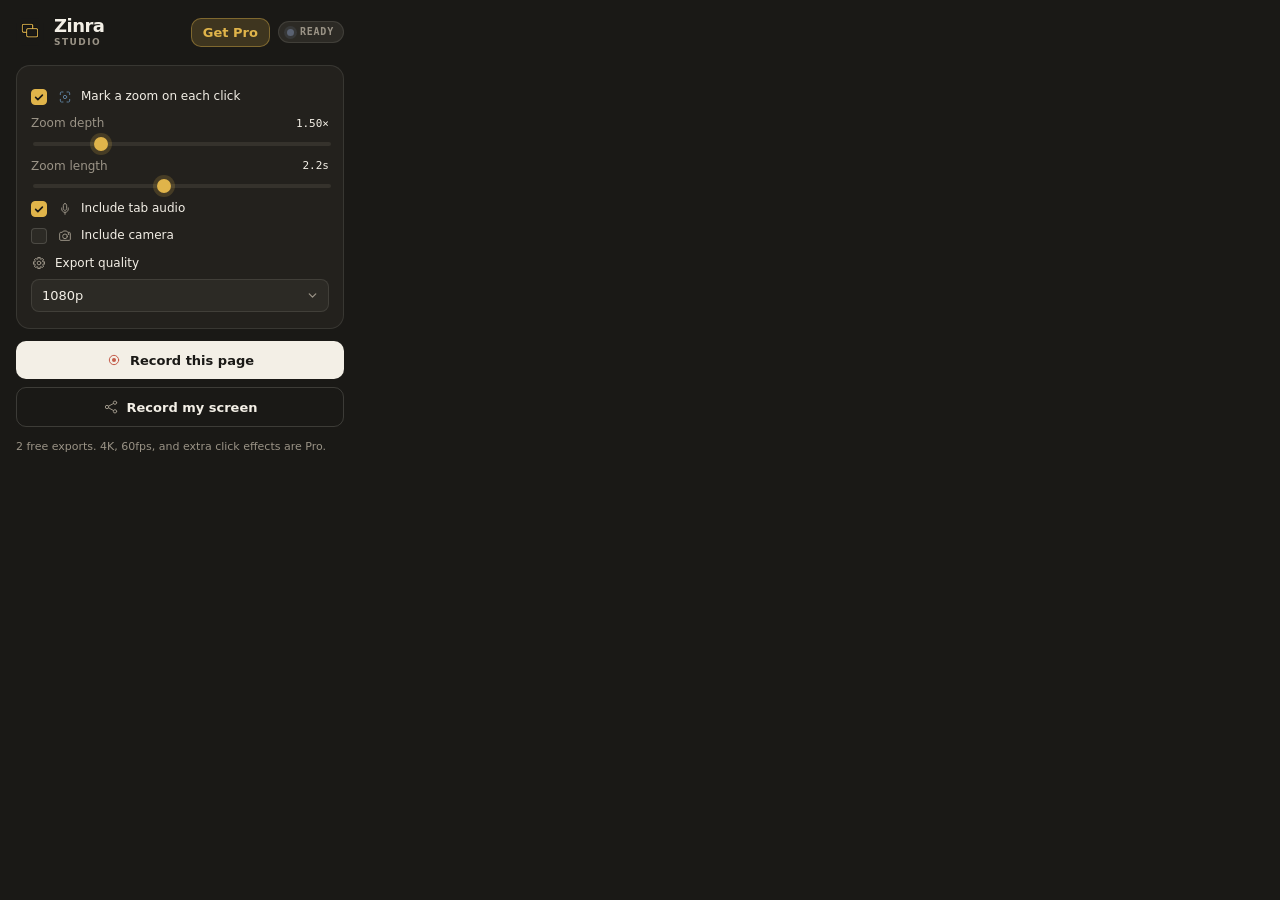
<file: store-assets/shots/popup-card.html>
<!DOCTYPE html>
<html lang="en">
<head>
  <meta charset="UTF-8" />
  <title>Zinra popup card</title>
  <link rel="stylesheet" href="../../ui.css" />
  <style>
    html, body {
      margin: 0;
      background: #1a1916;
      width: 392px;
      min-height: 720px;
    }
  </style>
</head>
<body>
  <div class="popup-body" style="width:360px;padding:16px;">
    <header class="brand-head">
      <div class="brand">
        <img class="brand-mark" src="../../icons/icon48.png" width="28" height="28" alt="" />
        <div>
          <h1>Zinra</h1>
          <p class="eyebrow">Studio</p>
        </div>
      </div>
      <div class="popup-head-actions">
        <button class="btn pro-cta" type="button">Get Pro</button>
        <span class="hud-chip idle">Ready</span>
      </div>
    </header>
    <section class="card">
      <label class="check">
        <input type="checkbox" checked />
        <span class="check-copy">
          <img class="ui-icon" src="../../icons/svg/auto-zoom.svg" alt="" />
          Mark a zoom on each click
        </span>
      </label>
      <label class="field">
        <span>Zoom depth <em>1.50×</em></span>
        <input type="range" min="1.2" max="2.6" step="0.05" value="1.5" />
      </label>
      <label class="field">
        <span>Zoom length <em>2.2s</em></span>
        <input type="range" min="0.8" max="4" step="0.1" value="2.2" />
      </label>
      <label class="check">
        <input type="checkbox" checked />
        <span class="check-copy">
          <img class="ui-icon" src="../../icons/svg/mic.svg" alt="" />
          Include tab audio
        </span>
      </label>
      <label class="check">
        <input type="checkbox" />
        <span class="check-copy">
          <img class="ui-icon" src="../../icons/svg/camera.svg" alt="" />
          Include camera
        </span>
      </label>
      <label class="field">
        <span>
          <span class="check-copy">
            <img class="ui-icon" src="../../icons/svg/settings.svg" alt="" />
            Export quality
          </span>
        </span>
        <select>
          <option selected>1080p</option>
        </select>
      </label>
    </section>
    <div class="actions">
      <button class="btn primary record-cta" type="button">
        <img class="ui-icon" src="../../icons/svg/record.svg" alt="" />
        <span class="btn-label">Record this page</span>
      </button>
      <button class="btn ghost record-cta" type="button">
        <img class="ui-icon" src="../../icons/svg/share.svg" alt="" />
        <span class="btn-label">Record my screen</span>
      </button>
    </div>
    <p class="fine pro-note">2 free exports. 4K, 60fps, and extra click effects are Pro.</p>
  </div>
  <script>window.__SHOT_READY__ = true;</script>
</body>
</html>
</file>
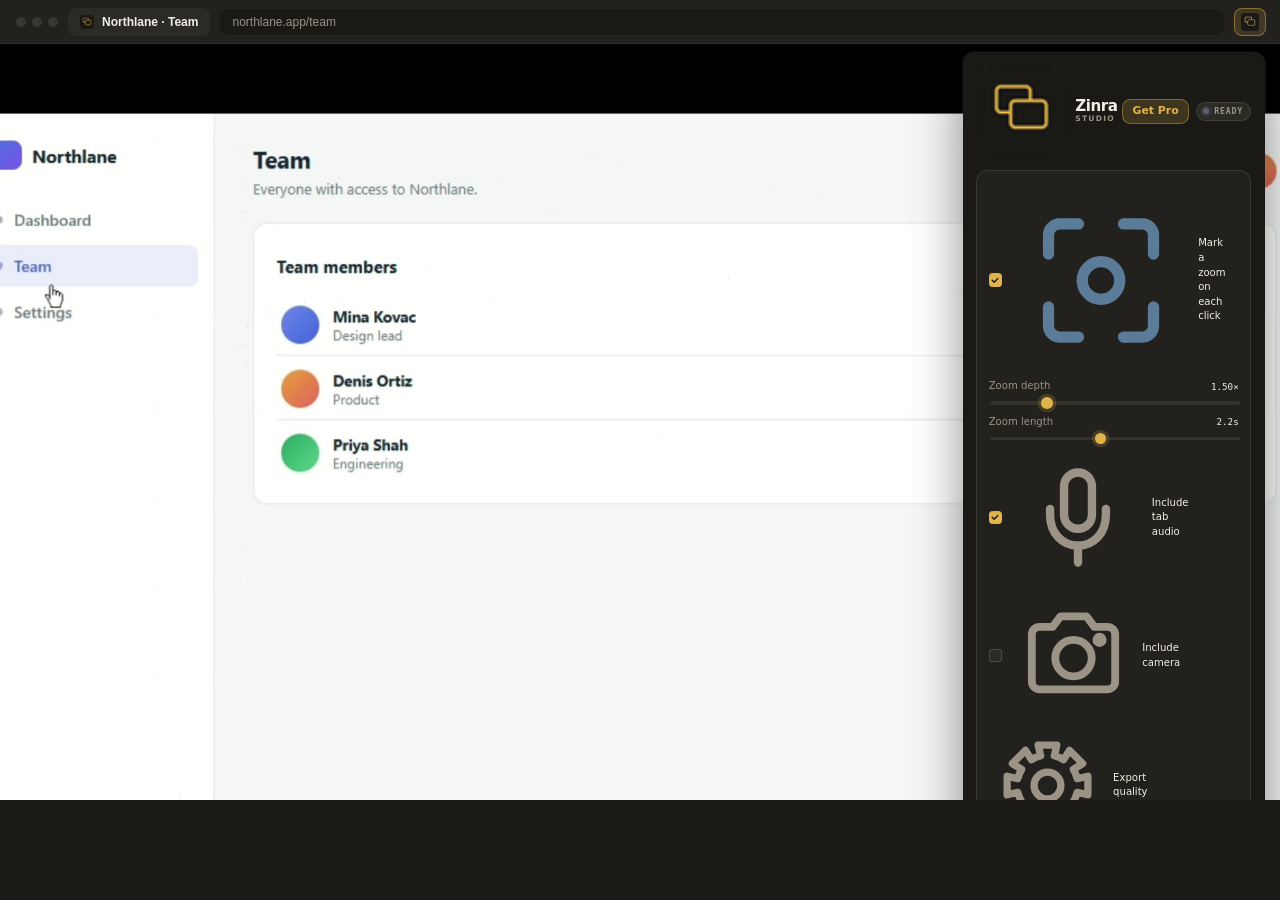
<file: store-assets/shots/popup.html>
<!DOCTYPE html>
<html lang="en">
<head>
  <meta charset="UTF-8" />
  <title>Zinra store shot · popup</title>
  <link rel="stylesheet" href="../../ui.css" />
  <style>
    html, body {
      margin: 0;
      width: 1280px;
      height: 800px;
      overflow: hidden;
      background: #1a1916;
    }
    .browser {
      width: 1280px;
      height: 800px;
      display: grid;
      grid-template-rows: 44px 1fr;
      background: #1a1916;
    }
    .chrome {
      display: flex;
      align-items: center;
      gap: 10px;
      padding: 0 14px 0 16px;
      background: #23211d;
      border-bottom: 1px solid rgba(243, 239, 230, 0.08);
    }
    .dots { display: flex; gap: 6px; }
    .dots i {
      width: 10px; height: 10px; border-radius: 50%;
      background: #3a3732; display: block;
    }
    .tab {
      display: flex; align-items: center; gap: 8px;
      height: 28px; padding: 0 12px;
      background: #2c2a25; border-radius: 8px;
      color: #f3efe6; font: 600 12px/1 Inter, "Segoe UI", sans-serif;
    }
    .tab img { width: 14px; height: 14px; border-radius: 3px; }
    .omnibox {
      flex: 1; height: 26px; border-radius: 8px;
      background: #1a1916; color: #9a9386;
      display: flex; align-items: center; padding: 0 12px;
      font: 12px/1 Inter, "Segoe UI", sans-serif;
    }
    .ext {
      width: 32px; height: 28px; border-radius: 8px;
      background: rgba(224, 180, 74, 0.16);
      border: 1px solid rgba(224, 180, 74, 0.45);
      display: grid; place-items: center;
    }
    .ext img { width: 18px; height: 18px; }
    .page {
      position: relative;
      overflow: hidden;
      background: #ece7dc;
    }
    .page img {
      width: 100%; height: 100%;
      object-fit: cover; object-position: top center;
      display: block;
    }
    .popup-wrap {
      position: absolute;
      top: 10px;
      right: 18px;
      width: 360px;
      zoom: 0.84;
      background: #1a1916;
      border-radius: 14px;
      box-shadow: 0 24px 60px rgba(0, 0, 0, 0.45), 0 0 0 1px rgba(243, 239, 230, 0.08);
      overflow: hidden;
    }
  </style>
</head>
<body>
  <div class="browser">
    <div class="chrome">
      <div class="dots"><i></i><i></i><i></i></div>
      <div class="tab">
        <img src="../../icons/icon16.png" alt="" />
        Northlane · Team
      </div>
      <div class="omnibox">northlane.app/team</div>
      <div class="ext" title="Zinra">
        <img src="../../icons/icon32.png" alt="" />
      </div>
    </div>
    <div class="page">
      <img src="backdrop-page.jpg" alt="" />
      <aside class="popup-wrap">
        <div class="popup-body" style="width:360px;padding:16px;">
          <header class="brand-head">
            <div class="brand">
              <img class="brand-mark" src="../../icons/icon48.png" width="28" height="28" alt="" />
              <div>
                <h1>Zinra</h1>
                <p class="eyebrow">Studio</p>
              </div>
            </div>
            <div class="popup-head-actions">
              <button class="btn pro-cta" type="button">Get Pro</button>
              <span class="hud-chip idle">Ready</span>
            </div>
          </header>

          <section class="card">
            <label class="check">
              <input type="checkbox" checked />
              <span class="check-copy">
                <img class="ui-icon" src="../../icons/svg/auto-zoom.svg" alt="" />
                Mark a zoom on each click
              </span>
            </label>
            <label class="field">
              <span>Zoom depth <em>1.50×</em></span>
              <input type="range" min="1.2" max="2.6" step="0.05" value="1.5" />
            </label>
            <label class="field">
              <span>Zoom length <em>2.2s</em></span>
              <input type="range" min="0.8" max="4" step="0.1" value="2.2" />
            </label>
            <label class="check">
              <input type="checkbox" checked />
              <span class="check-copy">
                <img class="ui-icon" src="../../icons/svg/mic.svg" alt="" />
                Include tab audio
              </span>
            </label>
            <label class="check">
              <input type="checkbox" />
              <span class="check-copy">
                <img class="ui-icon" src="../../icons/svg/camera.svg" alt="" />
                Include camera
              </span>
            </label>
            <label class="field">
              <span>
                <span class="check-copy">
                  <img class="ui-icon" src="../../icons/svg/settings.svg" alt="" />
                  Export quality
                </span>
              </span>
              <select>
                <option selected>1080p</option>
              </select>
            </label>
          </section>

          <div class="actions">
            <button class="btn primary record-cta" type="button">
              <img class="ui-icon" src="../../icons/svg/record.svg" alt="" />
              <span class="btn-label">Record this page</span>
            </button>
            <button class="btn ghost record-cta" type="button">
              <img class="ui-icon" src="../../icons/svg/share.svg" alt="" />
              <span class="btn-label">Record my screen</span>
            </button>
          </div>
          <p class="fine pro-note">2 free exports. 4K, 60fps, and extra click effects are Pro.</p>
        </div>
      </aside>
    </div>
  </div>
  <script>document.documentElement.dataset.shotReady = "1"; window.__SHOT_READY__ = true;</script>
</body>
</html>
</file>
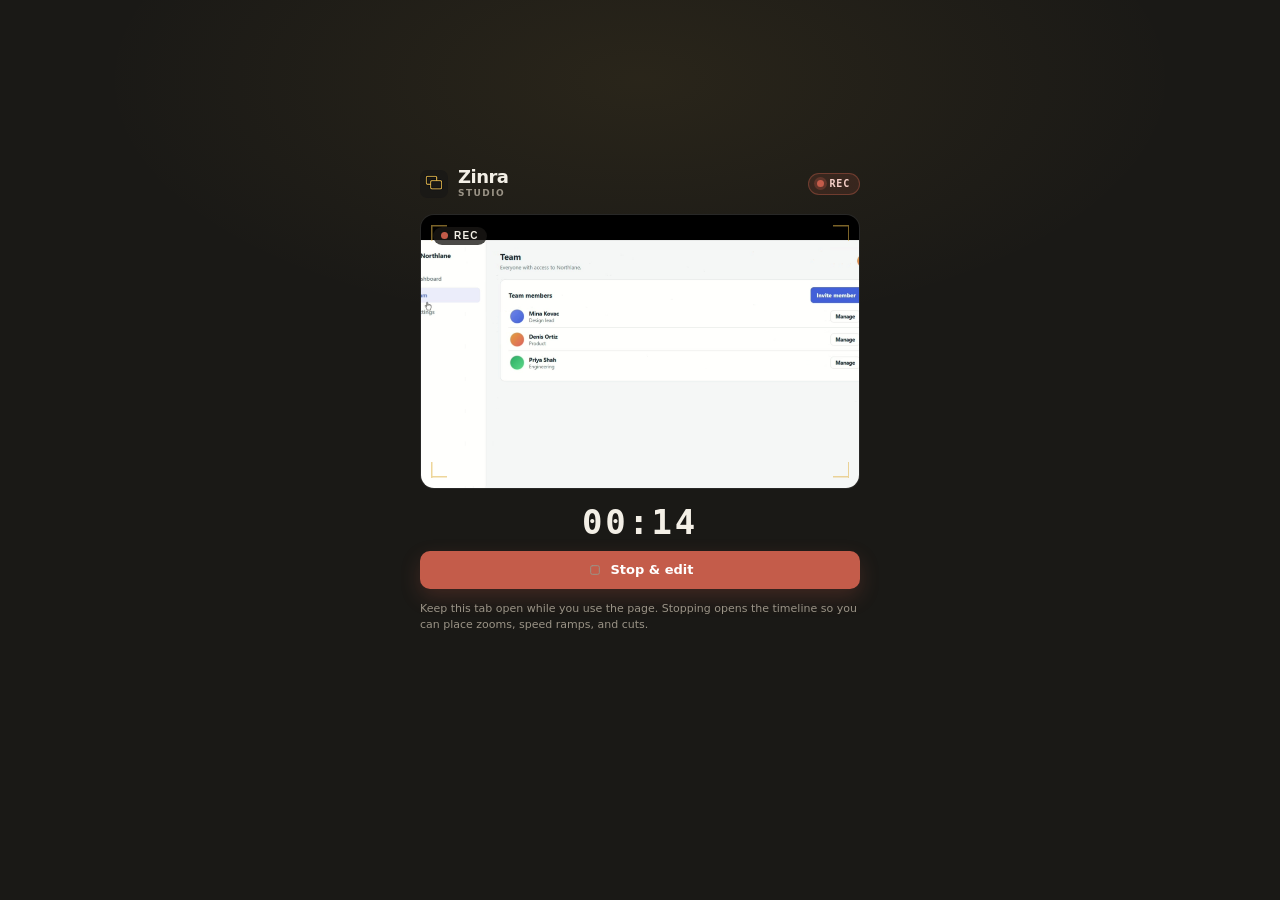
<file: store-assets/shots/recorder.html>
<!DOCTYPE html>
<html lang="en">
<head>
  <meta charset="UTF-8" />
  <title>Zinra store shot · recorder</title>
  <link rel="stylesheet" href="../../ui.css" />
  <style>
    html, body {
      margin: 0;
      width: 1280px;
      height: 800px;
      overflow: hidden;
      background: #1a1916;
    }
    .stage {
      width: 1280px;
      height: 800px;
      display: grid;
      place-items: center;
      background:
        radial-gradient(900px 420px at 50% 10%, rgba(224, 180, 74, 0.08), transparent 60%),
        #1a1916;
    }
    .capture-hud { width: 440px; }
    .preview-wrap {
      position: relative;
      aspect-ratio: 16 / 10;
      background: #111;
      overflow: hidden;
    }
    .preview-wrap img {
      width: 100%;
      height: 100%;
      object-fit: cover;
      display: block;
    }
    .rec-pip {
      position: absolute;
      left: 12px;
      top: 12px;
      display: inline-flex;
      align-items: center;
      gap: 6px;
      padding: 4px 8px;
      border-radius: 999px;
      background: rgba(26, 25, 22, 0.78);
      color: #f3efe6;
      font: 650 10px/1 Inter, sans-serif;
      letter-spacing: 0.12em;
      text-transform: uppercase;
    }
    .rec-pip i {
      width: 7px; height: 7px; border-radius: 50%;
      background: #c45c4a;
    }
  </style>
</head>
<body>
  <div class="stage">
    <section class="capture-hud">
      <header class="brand-head">
        <div class="brand">
          <img class="brand-mark" src="../../icons/icon48.png" width="28" height="28" alt="" />
          <div>
            <h1>Zinra</h1>
            <p class="eyebrow">Studio</p>
          </div>
        </div>
        <span class="hud-chip live">REC</span>
      </header>
      <div class="preview-wrap">
        <div class="viewport-corners" aria-hidden="true"></div>
        <img src="backdrop-page.jpg" alt="" />
        <div class="rec-pip"><i></i> Rec</div>
      </div>
      <p class="timer">00:14</p>
      <div class="actions">
        <button class="btn danger" type="button">
          <img class="ui-icon" src="../../icons/svg/stop.svg" alt="" />
          <span class="btn-label">Stop &amp; edit</span>
        </button>
      </div>
      <p class="fine">Keep this tab open while you use the page. Stopping opens the timeline so you can place zooms, speed ramps, and cuts.</p>
    </section>
  </div>
  <script>document.documentElement.dataset.shotReady = "1"; window.__SHOT_READY__ = true;</script>
</body>
</html>
</file>
<file: ui.css>
:root {
  --bg: #1a1916;
  --bg-2: #23211d;
  --bg-3: #2c2a25;
  --bg-4: #35322c;
  --text: #f3efe6;
  --muted: #9a9386;
  --line: rgba(243, 239, 230, 0.1);
  --line-strong: rgba(243, 239, 230, 0.16);
  --accent: #e0b44a;
  --accent-dim: rgba(224, 180, 74, 0.18);
  --zoom: #5b7c99;
  --zoom-hot: #c45c4a;
  --speed: #6a8f62;
  --cut: #c46b5a;
  --audio: #b98a4e;
  --danger: #c45c4a;
  --radius: 10px;
  --font: Inter, "Segoe UI", system-ui, sans-serif;
  --mono: "Cascadia Mono", "JetBrains Mono", ui-monospace, Consolas, monospace;
}

* { box-sizing: border-box; }

html, body {
  margin: 0;
  background: var(--bg);
  color: var(--text);
  font: 13px/1.45 var(--font);
}

* {
  scrollbar-width: thin;
  scrollbar-color: var(--bg-4) transparent;
}

*::-webkit-scrollbar {
  width: 9px;
  height: 9px;
}

*::-webkit-scrollbar-track { background: transparent; }

*::-webkit-scrollbar-thumb {
  background: var(--bg-4);
  border-radius: 99px;
  border: 2px solid var(--bg);
  background-clip: padding-box;
}

*::-webkit-scrollbar-thumb:hover {
  background: var(--accent);
  background-clip: padding-box;
}

*::-webkit-scrollbar-corner { background: transparent; }

.popup-body { width: 360px; padding: 16px; }
.recorder-body { min-height: 100dvh; padding: 18px; }
.capture-hud {
  width: min(440px, 100%);
  margin: 0 auto;
}
.editor-body,
body:has(#editView:not(.hidden)) {
  padding: 0;
  height: 100dvh;
  overflow: hidden;
}

.brand-head {
  display: flex;
  justify-content: space-between;
  align-items: center;
  gap: 12px;
  margin-bottom: 16px;
}

.popup-head-actions {
  display: flex;
  align-items: center;
  gap: 8px;
  flex-shrink: 0;
}

.brand {
  display: flex;
  align-items: center;
  gap: 10px;
  min-width: 0;
}

.brand-mark {
  width: 28px;
  height: 28px;
  color: var(--accent);
  flex: 0 0 auto;
  border-radius: 7px;
}

.brand.compact .brand-mark { width: 22px; height: 22px; }

.eyebrow {
  margin: 0;
  color: var(--muted);
  letter-spacing: 0.16em;
  text-transform: uppercase;
  font-size: 9px;
  font-weight: 650;
}

h1 {
  margin: 0;
  font-size: 18px;
  font-weight: 700;
  letter-spacing: -0.03em;
  line-height: 1.1;
}

.hud-chip {
  display: inline-flex;
  align-items: center;
  gap: 6px;
  padding: 5px 9px 5px 8px;
  border-radius: 999px;
  border: 1px solid var(--line);
  background: var(--bg-3);
  color: var(--muted);
  font: 650 10px/1 var(--mono);
  letter-spacing: 0.08em;
  text-transform: uppercase;
}

.hud-chip::before {
  content: "";
  width: 7px;
  height: 7px;
  border-radius: 50%;
  background: #5a6272;
  box-shadow: 0 0 0 3px rgba(90, 98, 114, 0.25);
}

.hud-chip.live {
  color: #f6d0c8;
  border-color: rgba(196, 92, 74, 0.4);
  background: rgba(196, 92, 74, 0.14);
}

.hud-chip.live::before {
  background: var(--danger);
  box-shadow: 0 0 0 3px rgba(196, 92, 74, 0.28);
  animation: pulse 1.15s ease-in-out infinite;
}

@keyframes pulse {
  50% { opacity: 0.45; }
}

.card {
  background: var(--bg-2);
  border: 1px solid var(--line);
  border-radius: 14px;
  padding: 12px 14px 6px;
}

.field, .check {
  display: flex;
  flex-direction: column;
  gap: 7px;
  margin: 10px 0;
  font-size: 12px;
  color: var(--muted);
}

.field span {
  display: flex;
  justify-content: space-between;
  align-items: center;
}

.field em {
  color: var(--text);
  font-style: normal;
  font-family: var(--mono);
  font-size: 11px;
}

.field input[type="number"],
.field input[type="text"],
select {
  background: var(--bg-3);
  color: var(--text);
  border: 1px solid var(--line);
  border-radius: 8px;
  padding: 8px 10px;
  font: 13px var(--font);
  outline: none;
  width: 100%;
}

.field input[type="number"]:focus,
.field input[type="text"]:focus,
select:focus {
  border-color: var(--accent);
  box-shadow: 0 0 0 3px var(--accent-dim);
}

/* Chrome/Windows renders <select>'s own dropdown popup with OS chrome no
   matter what - that part can't be restyled from CSS. What we CAN fix is
   everything else: the default arrow, hover/focus states, and padding, so
   the 99%-of-the-time closed state reads as part of the app, not a form. */
select {
  appearance: none;
  padding-right: 30px;
  background-image: url("data:image/svg+xml;utf8,<svg xmlns='http://www.w3.org/2000/svg' viewBox='0 0 16 16'><path d='M4 6l4 4 4-4' fill='none' stroke='%239a9386' stroke-width='1.6' stroke-linecap='round' stroke-linejoin='round'/></svg>");
  background-repeat: no-repeat;
  background-position: right 9px center;
  background-size: 13px;
  cursor: pointer;
  transition: border-color 0.12s ease, background 0.12s ease;
}
select:hover { border-color: var(--line-strong); background-color: var(--bg-4); }

.numstep {
  position: relative;
  display: flex;
  border-radius: 8px;
}

.numstep input[type="number"] {
  flex: 1;
  min-width: 0;
  padding-right: 32px;
  -moz-appearance: textfield;
}

.numstep input[type="number"]::-webkit-inner-spin-button,
.numstep input[type="number"]::-webkit-outer-spin-button {
  -webkit-appearance: none;
  margin: 0;
}

.numstep-btn {
  appearance: none;
  position: absolute;
  right: 5px;
  width: 24px;
  height: 15px;
  border: 0;
  background: var(--bg-4);
  color: var(--muted);
  cursor: pointer;
  display: grid;
  place-items: center;
  padding: 0;
  box-shadow: inset 0 0 0 1px var(--line);
  transition: background 0.12s, color 0.12s, transform 0.06s;
}

.numstep-btn.up { top: 4px; border-radius: 5px 5px 2px 2px; }
.numstep-btn.down { bottom: 4px; border-radius: 2px 2px 5px 5px; }
.numstep-btn:hover { background: var(--accent); color: #1a1916; box-shadow: inset 0 0 0 1px var(--accent); }
.numstep-btn:active { transform: scale(0.92); }

.numstep-btn::before {
  content: "";
  width: 0;
  height: 0;
  border-left: 4px solid transparent;
  border-right: 4px solid transparent;
}

.numstep-btn.up::before { border-bottom: 4.5px solid currentColor; }
.numstep-btn.down::before { border-top: 4.5px solid currentColor; }

.check {
  flex-direction: row;
  align-items: center;
  gap: 10px;
}

.check input,
.field input[type="checkbox"] {
  appearance: none;
  width: 16px;
  height: 16px;
  margin: 0;
  border: 1px solid var(--line-strong);
  border-radius: 4px;
  background: var(--bg-3);
  cursor: pointer;
  flex: 0 0 auto;
}

.check input:checked {
  background: var(--accent) url("data:image/svg+xml;utf8,<svg xmlns='http://www.w3.org/2000/svg' viewBox='0 0 16 16'><path fill='none' stroke='%231a1916' stroke-width='2.2' stroke-linecap='round' stroke-linejoin='round' d='M3.5 8.5l3 3 6-6'/></svg>") center / 12px 12px no-repeat;
  border-color: var(--accent);
}

select, input[type="range"] { width: 100%; }

input[type="range"] {
  appearance: none;
  height: 4px;
  border-radius: 99px;
  background: var(--bg-4);
  outline: none;
}

input[type="range"]::-webkit-slider-thumb {
  appearance: none;
  width: 14px;
  height: 14px;
  border-radius: 50%;
  background: var(--accent);
  box-shadow: 0 0 0 4px var(--accent-dim);
  cursor: pointer;
}

.preview-wrap {
  position: relative;
  background: #05060a;
  border: 1px solid var(--line);
  border-radius: 14px;
  overflow: hidden;
  aspect-ratio: 16 / 9;
  box-shadow: inset 0 0 0 1px rgba(224, 180, 74, 0.08);
}

.viewport-corners {
  position: absolute;
  inset: 10px;
  pointer-events: none;
  z-index: 2;
  background:
    linear-gradient(var(--accent), var(--accent)) top left / 16px 1.5px no-repeat,
    linear-gradient(var(--accent), var(--accent)) top left / 1.5px 16px no-repeat,
    linear-gradient(var(--accent), var(--accent)) top right / 16px 1.5px no-repeat,
    linear-gradient(var(--accent), var(--accent)) top right / 1.5px 16px no-repeat,
    linear-gradient(var(--accent), var(--accent)) bottom left / 16px 1.5px no-repeat,
    linear-gradient(var(--accent), var(--accent)) bottom left / 1.5px 16px no-repeat,
    linear-gradient(var(--accent), var(--accent)) bottom right / 16px 1.5px no-repeat,
    linear-gradient(var(--accent), var(--accent)) bottom right / 1.5px 16px no-repeat;
  opacity: 0.55;
}

#livePreview {
  display: block;
  width: 100%;
  height: 100%;
  object-fit: contain;
  background: #000;
}

body.is-live .preview-wrap {
  box-shadow: inset 0 0 0 1px rgba(196, 92, 74, 0.3);
}

.cam-hud {
  position: absolute;
  right: 16px;
  bottom: 16px;
  width: 96px;
  height: 96px;
  border-radius: 50%;
  overflow: hidden;
  z-index: 3;
  border: 2px solid var(--accent);
  box-shadow: 0 10px 28px rgba(0, 0, 0, 0.5), 0 0 0 1px rgba(224, 180, 74, 0.25);
  pointer-events: none;
}

.cam-hud video {
  width: 100%;
  height: 100%;
  object-fit: cover;
  transform: scaleX(-1);
  background: #111;
}

.hidden-video {
  position: absolute;
  width: 1px;
  height: 1px;
  opacity: 0;
  pointer-events: none;
}

.editor-app {
  position: relative;
  display: grid;
  grid-template-columns: 300px 1fr;
  grid-template-rows: 56px minmax(0, 1fr) clamp(220px, 34vh, 352px);
  height: 100%;
  max-width: 100%;
  background:
    radial-gradient(1200px 500px at 70% -10%, rgba(224, 180, 74, 0.08), transparent 50%),
    var(--bg);
}

.editor-top {
  grid-column: 1 / -1;
  min-width: 0;
  display: flex;
  align-items: center;
  justify-content: space-between;
  gap: 16px;
  padding: 0 16px;
  border-bottom: 1px solid var(--line);
  background: rgba(16, 18, 24, 0.92);
  backdrop-filter: blur(12px);
}

.editor-top h1 { font-size: 16px; }
.editor-top-actions { display: flex; align-items: center; gap: 12px; flex-shrink: 1; min-width: 0; }
.export-status {
  color: var(--muted);
  font-size: 12px;
  max-width: 360px;
  white-space: nowrap;
  overflow: hidden;
  text-overflow: ellipsis;
}
.brand.compact { min-width: 34px; flex-shrink: 1; overflow: hidden; }
.time-label { flex-shrink: 0; }
.export-credits {
  flex-shrink: 1;
  min-width: 0;
  overflow: hidden;
  text-overflow: ellipsis;
  white-space: nowrap;
}
.quality-field, #exportBtn, #getProBtn, #proChip { flex-shrink: 0; }

.editor-side {
  border-right: 1px solid var(--line);
  background: var(--bg-2);
  overflow: auto;
  padding: 14px 14px 22px;
}

.tool-tabs {
  display: grid;
  grid-template-columns: repeat(4, 1fr);
  gap: 4px;
  margin-bottom: 16px;
  padding: 4px;
  background: var(--bg);
  border: 1px solid var(--line);
  border-radius: 12px;
}

.ui-icon {
  width: 16px;
  height: 16px;
  display: block;
  flex: 0 0 auto;
}

.check-copy {
  display: inline-flex;
  align-items: center;
  gap: 8px;
  color: var(--text);
}

.quality-field {
  display: inline-flex;
  align-items: center;
  gap: 8px;
}

.quality-select {
  background: var(--bg-3);
  color: var(--text);
  border: 1px solid var(--line);
  border-radius: 8px;
  padding: 8px 10px;
  font: 650 12px var(--font);
  max-width: 180px;
}

.btn.save {
  background: var(--accent);
  color: #1a1916;
}

.btn.save:disabled {
  opacity: 0.4;
}

.save-hint {
  min-height: 16px;
  margin: 4px 0 0;
  color: var(--speed);
  font-size: 11px;
}

.pro-note { margin-top: 8px; }

.tool-tab {
  appearance: none;
  border: 0;
  background: transparent;
  color: var(--muted);
  border-radius: 8px;
  padding: 9px 2px 7px;
  font: 650 10px/1 var(--mono);
  letter-spacing: 0.01em;
  cursor: pointer;
  display: flex;
  flex-direction: column;
  align-items: center;
  gap: 5px;
  transition: color 0.12s ease, background 0.12s ease;
}

.tool-tab:hover { color: var(--text); }

.tool-tab.active {
  background: var(--bg-4);
  color: var(--accent);
  box-shadow: 0 0 0 1px var(--accent-dim), 0 6px 16px rgba(0, 0, 0, 0.25);
}

.tool-tab.active .ui-icon { filter: drop-shadow(0 0 5px rgba(224, 180, 74, 0.55)); }

.panel-kicker {
  margin: 14px 0 8px;
  color: var(--accent);
  letter-spacing: 0.14em;
  text-transform: uppercase;
  font-size: 10px;
  font-weight: 700;
  font-family: var(--mono);
}

.panel-copy {
  margin: 8px 0 12px;
  color: var(--muted);
  font-size: 12px;
}

.side-actions { display: flex; flex-direction: column; gap: 8px; margin-top: 12px; }

.editor-stage {
  display: grid;
  grid-template-columns: minmax(0, 1fr);
  grid-template-rows: minmax(0, 1fr);
  justify-items: center;
  padding: 22px;
  min-height: 0;
  background:
    radial-gradient(circle at 50% 40%, rgba(91, 124, 153, 0.1), transparent 42%),
    var(--bg);
}

.stage-frame {
  position: relative;
  width: min(100%, 1100px);
  height: 100%;
  max-height: 100%;
  min-height: 0;
  display: grid;
  grid-template-columns: minmax(0, 1fr);
  grid-template-rows: minmax(0, 1fr);
  justify-items: center;
  overflow: hidden;
}

.viewport {
  position: relative;
  display: grid;
  grid-template-columns: minmax(0, 1fr);
  grid-template-rows: minmax(0, 1fr);
  max-width: 100%;
  max-height: 100%;
  min-height: 0;
}

.source-video {
  position: absolute;
  left: 0;
  top: 0;
  opacity: 0;
  pointer-events: none;
}

.viewport canvas,
.stage-frame canvas {
  max-width: 100%;
  max-height: 100%;
  width: auto;
  height: auto;
  background: #000;
  border-radius: 12px;
  box-shadow: 0 24px 60px rgba(0, 0, 0, 0.45), 0 0 0 1px var(--line);
}

.viewport .viewport-corners {
  inset: 12px;
  border-radius: 8px;
  z-index: 2;
}

.viewport-actions {
  position: absolute;
  right: 18px;
  bottom: 18px;
  z-index: 4;
}

.viewport-fullscreen-btn {
  appearance: none;
  width: 34px;
  height: 34px;
  border-radius: 50%;
  border: 1px solid rgba(243, 239, 230, 0.18);
  background: rgba(10, 9, 7, 0.6);
  backdrop-filter: blur(4px);
  color: var(--text);
  display: grid;
  place-items: center;
  cursor: pointer !important;
  transition: background 0.12s, border-color 0.12s;
}

.viewport-fullscreen-btn:hover,
.viewport-fullscreen-btn.is-fullscreen {
  background: var(--accent);
  border-color: var(--accent);
  color: #1a1916;
}

.stage-frame:fullscreen,
.stage-frame:-webkit-full-screen {
  background: #000;
  display: grid;
  place-items: center;
  width: 100vw;
  height: 100vh;
}

.cursor-pro-note {
  margin: -4px 0 12px;
  color: var(--accent);
  font-size: 11px;
  cursor: pointer;
}

.cursor-picker {
  display: grid;
  grid-template-columns: repeat(3, 1fr);
  gap: 8px;
  margin: 4px 0 10px;
}

.cursor-tile {
  position: relative;
  appearance: none;
  display: flex;
  flex-direction: column;
  align-items: center;
  gap: 6px;
  padding: 10px 4px 8px;
  background: var(--bg-3);
  border: 1px solid var(--line);
  border-radius: 10px;
  cursor: pointer;
  transition: border-color 0.12s, background 0.12s, transform 0.06s;
}

.cursor-tile:hover { border-color: var(--line-strong); background: var(--bg-4); }
.cursor-tile:active { transform: scale(0.97); }

.cursor-tile.selected {
  border-color: var(--accent);
  background: var(--accent-dim);
  box-shadow: 0 0 0 1px var(--accent);
}

.cursor-tile canvas { display: block; width: 40px; height: 40px; }

.cursor-tile-label {
  font: 650 10px/1 var(--font);
  color: var(--muted);
  letter-spacing: 0.01em;
}

.cursor-tile.selected .cursor-tile-label { color: var(--text); }

.cursor-tile-pro {
  position: absolute;
  top: 4px;
  right: 4px;
  font: 700 8px/1 var(--mono);
  letter-spacing: 0.06em;
  color: var(--accent);
  background: var(--bg);
  border: 1px solid rgba(224, 180, 74, 0.4);
  border-radius: 99px;
  padding: 2px 4px;
}

.swatch-fill {
  width: 40px;
  height: 40px;
  border-radius: 8px;
  border: 1px solid var(--line-strong);
}

/* A row of mutually-exclusive options, smaller and inline vs. the top-level
   tool-tabs - used wherever a panel needs its own segmented choice. */
.seg-group {
  display: flex;
  gap: 4px;
  padding: 3px;
  background: var(--bg);
  border: 1px solid var(--line);
  border-radius: 10px;
  margin: 4px 0 10px;
}

.seg-btn {
  appearance: none;
  flex: 1;
  border: 0;
  background: transparent;
  color: var(--muted);
  border-radius: 7px;
  padding: 7px 4px;
  font: 650 11px/1 var(--font);
  cursor: pointer;
  transition: background 0.12s ease, color 0.12s ease;
}

.seg-btn:hover { color: var(--text); }

.seg-btn.active {
  background: var(--bg-4);
  color: var(--text);
  box-shadow: 0 0 0 1px var(--line-strong), 0 4px 10px rgba(0, 0, 0, 0.2);
}

.field-row {
  display: flex;
  gap: 10px;
}

.field-row .field { flex: 1; margin: 0; }

.num-field {
  display: inline-flex;
  align-items: center;
  gap: 3px;
  background: var(--bg-3);
  border: 1px solid var(--line);
  border-radius: 7px;
  padding: 3px 8px;
}
.num-field:focus-within { border-color: var(--accent); box-shadow: 0 0 0 3px var(--accent-dim); }
.num-field input[type="number"] {
  width: 34px;
  background: transparent;
  border: 0;
  padding: 0;
  color: var(--text);
  font: 650 11px var(--mono);
  text-align: right;
  appearance: textfield;
}
.num-field input[type="number"]::-webkit-outer-spin-button,
.num-field input[type="number"]::-webkit-inner-spin-button { appearance: none; margin: 0; }
.num-field em { color: var(--muted); font-style: normal; font-family: var(--mono); font-size: 11px; }

#backgroundBlurSection { transition: opacity 0.15s ease; }
#backgroundBlurSection.dim { opacity: 0.4; }
#backgroundBlurSection.dim .seg-btn { cursor: not-allowed; }

input[type="color"] {
  appearance: none;
  width: 100%;
  height: 34px;
  padding: 3px;
  background: var(--bg-3);
  border: 1px solid var(--line);
  border-radius: 8px;
  cursor: pointer;
}
input[type="color"]::-webkit-color-swatch-wrapper { padding: 0; }
input[type="color"]::-webkit-color-swatch { border: 0; border-radius: 5px; }

.editor-timeline {
  grid-column: 1 / -1;
  min-width: 0;
  min-height: 0;
  border-top: 1px solid var(--line);
  background: #1a1916;
  display: flex;
  flex-direction: column;
}

.transport {
  display: flex;
  align-items: center;
  gap: 8px;
  padding: 8px 12px;
  flex: 0 0 auto;
  min-width: 0;
}

.transport-spacer { flex: 1; min-width: 8px; }

.kbd-hint {
  color: var(--muted);
  font: 11px var(--mono);
  opacity: 0.8;
  white-space: nowrap;
  overflow: hidden;
  text-overflow: ellipsis;
  min-width: 0;
  flex-shrink: 1;
}

.btn.icon {
  width: 34px;
  padding: 8px 0;
  background: var(--bg-3);
  color: var(--text);
  border: 1px solid var(--line);
}

.btn.icon .ui-icon {
  margin: 0 auto;
}

.time-label {
  font: 12px/1 var(--mono);
  font-variant-numeric: tabular-nums;
  color: var(--accent);
  background: var(--bg);
  border: 1px solid var(--line);
  border-radius: 999px;
  padding: 6px 12px;
  letter-spacing: 0.04em;
}

.timeline-scroll {
  display: flex;
  overflow-x: hidden;
  overflow-y: auto;
  flex: 1;
  min-height: 0;
  user-select: none;
  padding: 0 0 10px;
}

.timeline-labels {
  position: sticky;
  left: 0;
  z-index: 4;
  flex: 0 0 84px;
  background: #1a1916;
  border-right: 1px solid var(--line);
}

.ruler-spacer,
.ruler { height: 22px; flex: 0 0 22px; }
.timeline-labels .track-label,
.lane {
  height: 40px;
  margin: 5px 0;
  box-sizing: border-box;
}
.timeline-labels .track-label {
  display: flex;
  align-items: center;
  gap: 8px;
  padding-left: 12px;
  font-size: 11px;
  font-weight: 650;
  color: var(--muted);
}

.swatch {
  width: 8px;
  height: 8px;
  border-radius: 99px;
  display: inline-block;
}
.swatch.video { background: #64708a; }
.swatch.zoom { background: var(--zoom); }
.swatch.speed { background: var(--speed); }
.swatch.cut { background: var(--cut); }
.swatch.audio { background: var(--audio); }

.timeline-inner { position: relative; min-height: 270px; }
.ruler { position: relative; }
.ruler-mark {
  position: absolute;
  top: 4px;
  transform: translateX(-50%);
  font: 10px var(--mono);
  color: #6c7386;
}

.lane {
  position: relative;
  background: var(--bg-3);
  border-radius: 8px;
  box-shadow: inset 0 0 0 1px var(--line);
  transition: opacity 0.15s ease;
}

.lane.is-empty { background: transparent; box-shadow: inset 0 0 0 1px var(--line); opacity: 0.4; }
.timeline-labels .track-label.is-empty { opacity: 0.45; }

.zoom-lane { cursor: crosshair; }

.video-clip {
  position: absolute;
  top: 5px;
  height: 30px;
  background: linear-gradient(90deg, #2a3142, #3a4458);
  border: 1px solid var(--line-strong);
  border-radius: 6px;
}

.trim-handle {
  position: absolute;
  top: 0;
  width: 8px;
  height: 100%;
  background: var(--accent);
  cursor: ew-resize;
  z-index: 2;
}
.trim-handle.left { left: 0; border-radius: 6px 0 0 6px; }
.trim-handle.right { right: 0; border-radius: 0 6px 6px 0; }

.zoom-clip {
  position: absolute;
  top: 5px;
  height: 30px;
  min-width: 34px;
  border: 0;
  clip-path: polygon(6px 0%, calc(100% - 6px) 0%, 100% 50%, calc(100% - 6px) 100%, 6px 100%, 0% 50%);
  background: linear-gradient(180deg, color-mix(in srgb, var(--zoom) 78%, white 22%), var(--zoom));
  box-shadow: 0 6px 16px rgba(0, 0, 0, 0.35);
  color: #fff;
  font: 650 11px var(--font);
  cursor: grab;
  overflow: hidden;
  padding: 0 14px;
  transition: filter 0.12s ease, box-shadow 0.12s ease;
}

.zoom-clip:hover { filter: brightness(1.1); }

.zoom-clip:active,
.zoom-clip.dragging { cursor: grabbing; }

.zoom-clip-label {
  display: flex;
  align-items: center;
  justify-content: center;
  gap: 6px;
  height: 100%;
  pointer-events: none;
  font-variant-numeric: tabular-nums;
}

.zoom-clip-glyph { flex: 0 0 auto; opacity: 0.9; }
.zoom-clip[data-reason="click"] .zoom-clip-glyph {
  width: 6px;
  height: 6px;
  border-radius: 50%;
  background: currentColor;
}
.zoom-clip[data-reason="type"] .zoom-clip-glyph {
  width: 3px;
  height: 12px;
  border-radius: 1px;
  background: currentColor;
}
.zoom-clip[data-reason="manual"] .zoom-clip-glyph {
  width: 7px;
  height: 7px;
  background: currentColor;
  transform: rotate(45deg);
}

.zoom-clip.selected {
  box-shadow: 0 0 0 2px var(--accent), 0 0 14px rgba(224, 180, 74, 0.55), 0 8px 20px rgba(0, 0, 0, 0.4);
}

.zoom-clip.disabled { opacity: 0.4; }
.zoom-clip .trim-handle { width: 10px; }

.speed-lane,
.cut-lane { cursor: crosshair; }

.speed-seg,
.cut-seg {
  position: absolute;
  top: 5px;
  height: 30px;
  border: 0;
  border-radius: 6px;
  color: #fff;
  font: 650 11px var(--font);
  cursor: grab;
  overflow: hidden;
  padding: 0 10px;
}

.speed-seg:active, .speed-seg.dragging,
.cut-seg:active, .cut-seg.dragging { cursor: grabbing; }

.speed-seg {
  background: linear-gradient(180deg, color-mix(in srgb, var(--speed) 78%, white 22%), var(--speed));
}
.speed-seg.selected {
  box-shadow: 0 0 0 2px var(--accent), 0 0 12px rgba(224, 180, 74, 0.5);
}

.cut-seg {
  background: repeating-linear-gradient(
    -45deg,
    var(--cut),
    var(--cut) 6px,
    color-mix(in srgb, var(--cut) 80%, black 20%) 6px,
    color-mix(in srgb, var(--cut) 80%, black 20%) 12px
  );
}
.cut-seg.selected {
  box-shadow: 0 0 0 2px var(--accent), 0 0 12px rgba(224, 180, 74, 0.5);
}

.speed-seg.disabled,
.cut-seg.disabled { opacity: 0.4; }

.speed-seg .trim-handle,
.cut-seg .trim-handle { width: 8px; }

.audio-lane { cursor: default; }

.audio-seg {
  position: absolute;
  top: 5px;
  height: 30px;
  border: 0;
  border-radius: 6px;
  color: #1a1916;
  font: 650 11px var(--font);
  cursor: grab;
  overflow: hidden;
  padding: 0 10px;
  background: linear-gradient(180deg, #d6ac78, var(--audio));
}

.audio-seg:active, .audio-seg.dragging { cursor: grabbing; }
.audio-seg.selected { box-shadow: 0 0 0 2px var(--accent), 0 0 12px rgba(224, 180, 74, 0.5); }
.audio-seg.disabled,
.audio-seg.muted { opacity: 0.4; }
.audio-seg .trim-handle { width: 8px; }

.seg-remove {
  position: absolute;
  top: 3px;
  right: 3px;
  width: 15px;
  height: 15px;
  border-radius: 50%;
  background: rgba(0, 0, 0, 0.45);
  color: #fff;
  font: 650 11px/15px var(--font);
  text-align: center;
  opacity: 0;
  transition: opacity 0.12s, background 0.12s;
  cursor: pointer;
  z-index: 3;
}

.zoom-clip:hover .seg-remove,
.speed-seg:hover .seg-remove,
.cut-seg:hover .seg-remove,
.audio-seg:hover .seg-remove { opacity: 1; }

.seg-remove:hover { background: var(--danger); }

.playhead {
  position: absolute;
  top: 0;
  bottom: 0;
  width: 2px;
  background: var(--accent);
  left: 0;
  pointer-events: none;
  z-index: 10;
  box-shadow:
    0 0 0 1px rgba(0, 0, 0, 0.6),
    0 0 10px rgba(224, 180, 74, 0.55);
}

.playhead::before {
  content: "";
  position: absolute;
  top: 0;
  left: 50%;
  width: 12px;
  height: 10px;
  transform: translate(-50%, 0);
  background: var(--accent);
  clip-path: polygon(50% 100%, 0 0, 100% 0);
  filter: drop-shadow(0 1px 1px rgba(0, 0, 0, 0.6));
}

.hint, .fine, .timer { font-family: var(--font); }

.hint {
  position: absolute;
  inset: 0;
  margin: 0;
  display: grid;
  place-items: center;
  padding: 16px;
  text-align: center;
  color: var(--muted);
  font-size: 12px;
  z-index: 1;
}

.timer {
  margin: 16px 0 8px;
  font: 700 34px/1 var(--mono);
  letter-spacing: 0.08em;
  text-align: center;
  color: var(--text);
}

body.is-live .timer { color: var(--danger); }

.actions { display: flex; flex-direction: column; gap: 8px; margin-top: 12px; }

.btn {
  appearance: none;
  border: 0;
  border-radius: 10px;
  padding: 11px 14px;
  font: 650 13px/1 var(--font);
  cursor: pointer;
  display: inline-flex;
  align-items: center;
  justify-content: center;
  gap: 8px;
  text-decoration: none;
  color: inherit;
}

.btn:disabled { opacity: 0.45; cursor: default; }
.btn.primary {
  background: var(--text);
  color: #1a1916;
}
.btn.primary:hover:not(:disabled) { filter: brightness(1.06); }
.btn.danger {
  background: var(--danger);
  color: #fff;
  box-shadow: 0 8px 20px rgba(196, 92, 74, 0.22);
}
.btn.ghost {
  background: transparent;
  color: var(--text);
  border: 1px solid var(--line-strong);
}
.btn.ghost:hover:not(:disabled) { background: var(--bg-3); }
.btn.small { padding: 7px 11px; font-size: 12px; }
.file-btn { margin-bottom: 6px; }
.btn.pro-cta {
  background: var(--accent-dim);
  color: var(--accent);
  border: 1px solid rgba(224, 180, 74, 0.4);
  padding: 7px 11px;
}
.btn.pro-cta:hover:not(:disabled) { filter: brightness(1.08); }
.hud-chip.pro-chip {
  background: var(--accent-dim);
  color: var(--accent);
  border-color: rgba(224, 180, 74, 0.4);
}
.hud-chip.pro-chip::before { background: var(--accent); box-shadow: none; }

.play-btn {
  min-width: 96px;
  background: var(--bg-4);
  color: var(--text);
  border: 1px solid var(--line-strong);
}

.error {
  color: #f3d0c8;
  background: rgba(196, 92, 74, 0.14);
  border: 1px solid rgba(196, 92, 74, 0.28);
  border-radius: 10px;
  padding: 8px 10px;
  font-size: 12px;
}

.hidden { display: none !important; }

.export-overlay {
  position: absolute;
  inset: 0;
  z-index: 20;
  display: grid;
  place-items: center;
  background: rgba(10, 9, 7, 0.72);
  backdrop-filter: blur(6px);
}

.export-modal {
  display: flex;
  flex-direction: column;
  align-items: center;
  gap: 16px;
  width: min(320px, 84vw);
  padding: 32px 28px;
  background: var(--bg-2);
  border: 1px solid var(--line-strong);
  border-radius: 16px;
  box-shadow: 0 24px 60px rgba(0, 0, 0, 0.5);
}

.spinner {
  width: 40px;
  height: 40px;
  border-radius: 50%;
  border: 3px solid var(--bg-4);
  border-top-color: var(--accent);
  animation: spin 0.85s linear infinite;
}

@keyframes spin {
  to { transform: rotate(360deg); }
}

.export-overlay-status {
  margin: 0;
  text-align: center;
  color: var(--text);
  font: 650 13px var(--font);
}

.export-progress {
  width: 100%;
  height: 6px;
  border-radius: 99px;
  background: var(--bg-4);
  overflow: hidden;
}

.export-progress-fill {
  height: 100%;
  width: 0%;
  background: var(--accent);
  border-radius: 99px;
  transition: width 0.15s ease-out;
}

.export-credits {
  font: 650 11px var(--mono);
  color: var(--muted);
  letter-spacing: 0.02em;
  white-space: nowrap;
  cursor: pointer;
  border-bottom: 1px dashed var(--line-strong);
}

.paywall-modal {
  position: relative;
  width: min(340px, 88vw);
  padding: 30px 26px 26px;
  text-align: center;
  align-items: stretch;
}

.paywall-close {
  position: absolute;
  top: 10px;
  right: 10px;
  width: 26px;
  height: 26px;
  border: 0;
  border-radius: 50%;
  background: transparent;
  color: var(--muted);
  font-size: 16px;
  line-height: 1;
  cursor: pointer;
}
.paywall-close:hover { background: var(--bg-3); color: var(--text); }

.paywall-title {
  margin: 8px 0 6px;
  font: 750 18px var(--font);
  letter-spacing: -0.01em;
  color: var(--text);
}

.paywall-copy {
  margin: 0 0 18px;
  color: var(--muted);
  font-size: 13px;
  line-height: 1.5;
}

.paywall-plans {
  display: grid;
  grid-template-columns: 1fr 1fr;
  gap: 8px;
  margin-bottom: 14px;
}

.paywall-plan {
  background: var(--bg-3);
  border: 1px solid var(--line);
  border-radius: 10px;
  padding: 12px 8px;
}

.paywall-plan-price {
  margin: 0;
  font: 800 18px var(--font);
  color: var(--text);
  letter-spacing: -0.02em;
}
.paywall-plan-price span { font: 600 11px var(--mono); color: var(--muted); }

.paywall-plan-name {
  margin: 2px 0 0;
  font: 650 10px var(--mono);
  letter-spacing: 0.08em;
  text-transform: uppercase;
  color: var(--muted);
}

.paywall-divider {
  margin: 20px 0 10px;
  padding-top: 16px;
  border-top: 1px solid var(--line);
  font-size: 11.5px;
  color: var(--muted);
}

.license-status {
  min-height: 15px;
  margin: 8px 0 0;
  font-size: 11.5px;
  color: var(--muted);
}
.license-status.error { color: var(--danger); }
.license-status.success { color: var(--speed); }

.fine {
  margin: 12px 0 0;
  color: var(--muted);
  font-size: 11px;
}

.capture-hud .brand-head { margin-bottom: 14px; }
</file>
